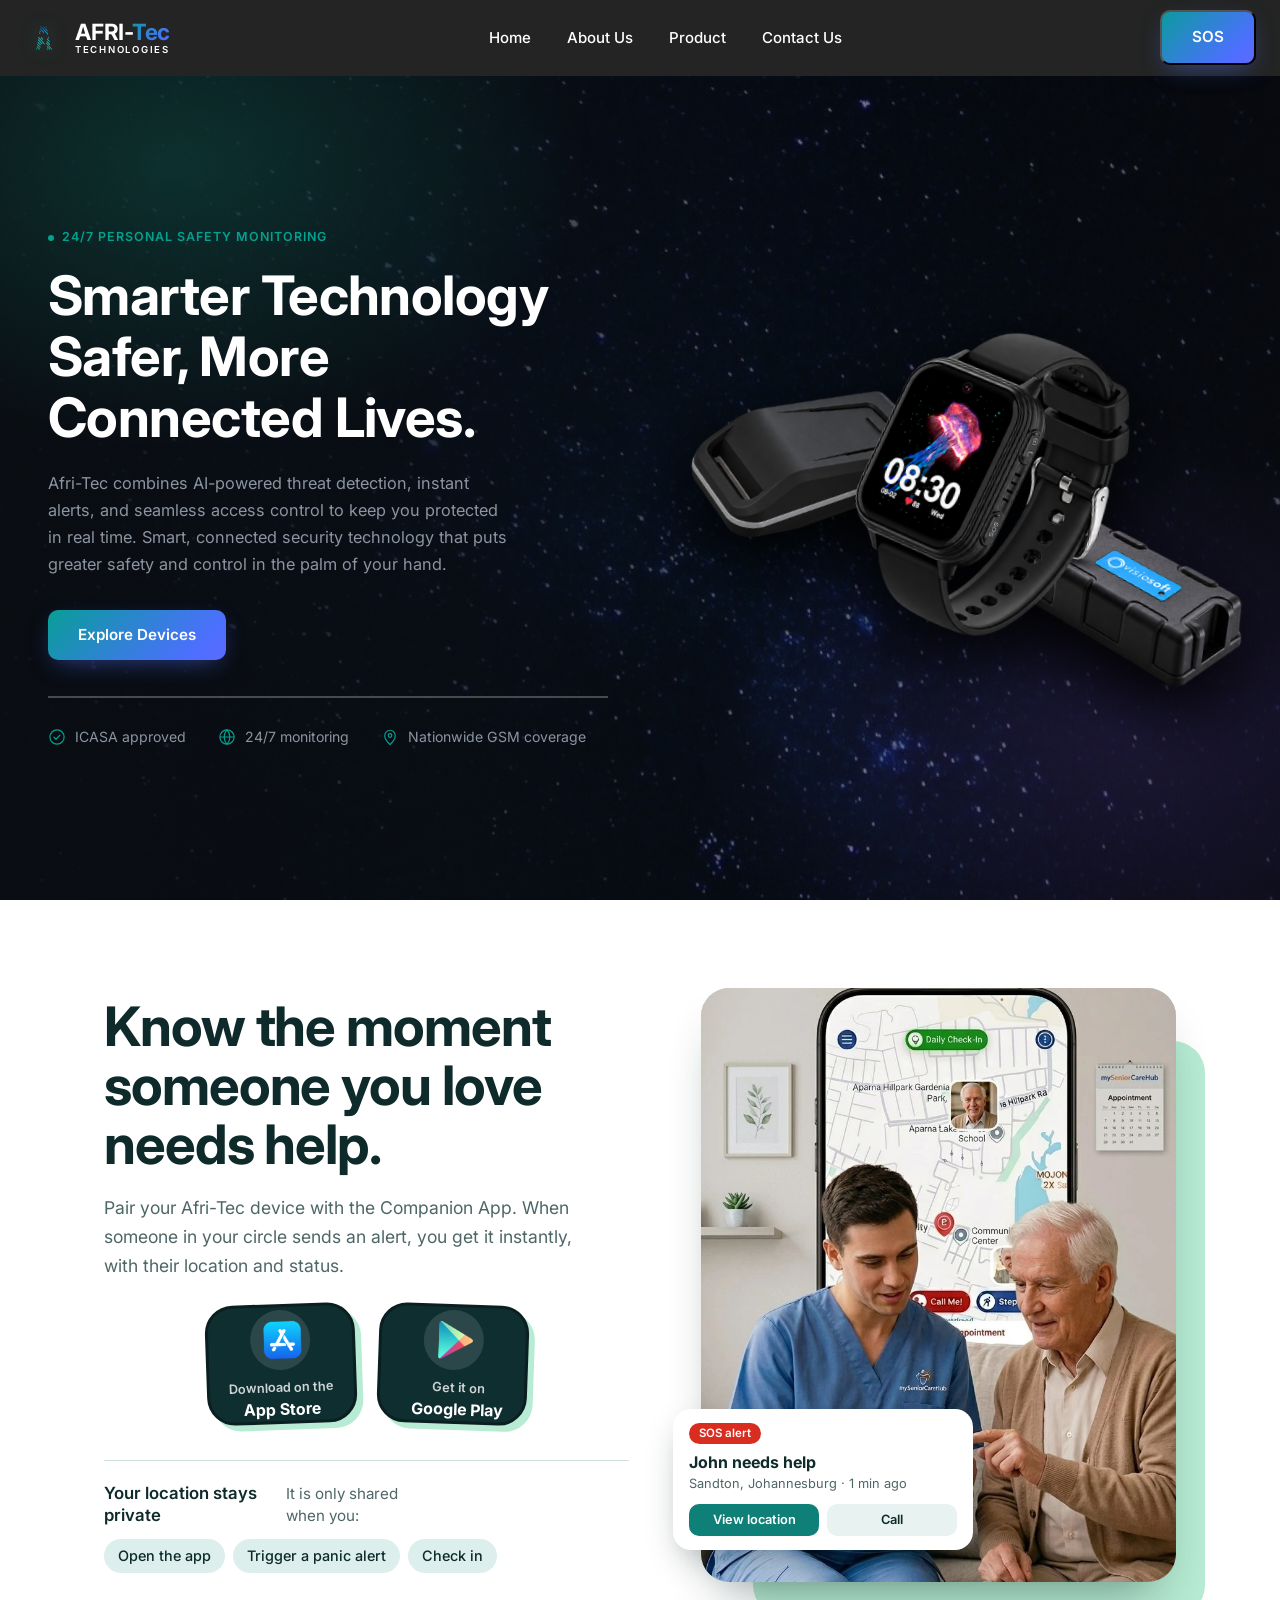
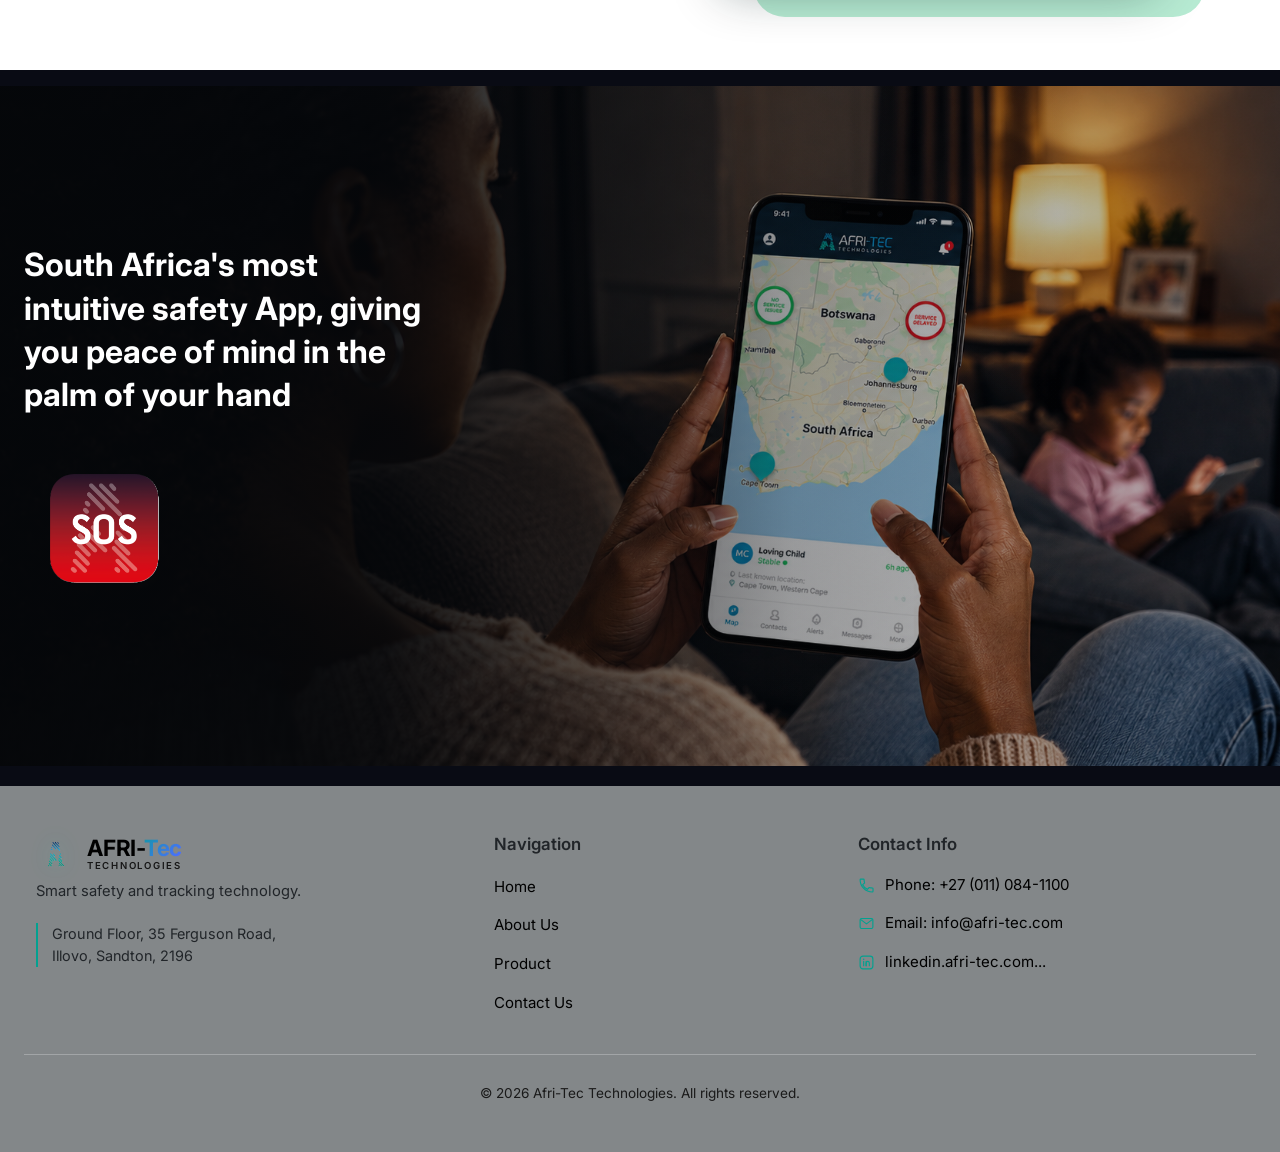
<file: index.html>
<!DOCTYPE html>
<html lang="en">
<head>
<meta charset="UTF-8">
<meta name="viewport" content="width=device-width, initial-scale=1.0">
<title>Afri-Tec Technologies | Smarter Security, Safer Lives</title>

<!-- Bootstrap 5 -->
<link href="https://cdnjs.cloudflare.com/ajax/libs/twitter-bootstrap/5.3.3/css/bootstrap.min.css" rel="stylesheet">
<!-- Bootstrap CSS -->
<link href="https://cdn.jsdelivr.net/npm/bootstrap@5.3.3/dist/css/bootstrap.min.css" rel="stylesheet">
<!-- Fonts -->
<link rel="preconnect" href="https://fonts.googleapis.com">
<link href="https://fonts.googleapis.com/css2?family=Space+Grotesk:wght@500;600;700&family=Inter:wght@400;500;600&display=swap" rel="stylesheet">
<link rel="stylesheet" href="https://fonts.googleapis.com/css2?family=Bricolage+Grotesque:wght@600;700&family=Figtree:wght@400;500;600&display=swap">


<!-- Custom -->
<link rel="stylesheet" href="assets/style.css">
</head>
<body>

<!-- ============ NAVBAR ============ -->
<header class="site-header" id="siteHeader">
  <nav class="site-nav container-fluid">

    <!-- Logo --> 
     <a href="index.html" class="brand">
        <img src="assets/images/tec-logo.png" alt="Afri-Tec Technologies Logo" class="brand-logo">
        <span class="brand-text">
            <span class="brand-name text-white">AFRI-<span class="brand-name-accent">Tec</span></span>
            <span class="brand-tagline text-white">Technologies</span>
        </span>
    </a>

    <ul class="nav-links d-none d-lg-flex">
      <li><a href="index.html">Home</a></li>
      <li><a href="about.html">About Us</a></li>
      <li><a href="product.html">Product</a></li>
      <li><a href="contact.html">Contact Us</a></li>
    </ul>

    <div class="dropdown d-none d-lg-inline-flex">
            <button class="btn-pill btn-cta" type="button"
                    id="sosMenu" data-bs-toggle="dropdown" aria-expanded="false">
                SOS
            </button>

            <ul class="dropdown-menu dropdown-menu-end" aria-labelledby="sosMenu">
                <li>
                <a class="dropdown-item" href="https://apps.apple.com/za/app/afri-tec-alert/id1528506433"
                    target="_blank" rel="noopener">
                    App Store
                </a>
                </li>
                <li>
                <a class="dropdown-item" href="https://play.google.com/store/apps/details?id=com.afritec.smartviewalert"
                    target="_blank" rel="noopener">
                    Google Play
                </a>
                </li>
            </ul>
        </div>

    <button class="hamburger d-lg-none" id="hamburgerBtn" aria-label="Open menu" aria-expanded="false" aria-controls="mobileMenu">
      <span></span>
      <span></span>
      <span></span>
    </button>

  </nav>
</header>

<!-- ============ MOBILE FULL-SCREEN MENU ============ -->
<div class="mobile-menu" id="mobileMenu" aria-hidden="true">
  
<button class="mobile-menu-close js-close-btn" id="mobileMenuClose" aria-label="Close menu">
    <svg width="20" height="20" viewBox="0 0 24 24" fill="none" xmlns="http://www.w3.org/2000/svg">
      <path d="M6 6L18 18M18 6L6 18" stroke="currentColor" stroke-width="2" stroke-linecap="round"/>
    </svg>
</button>
  <ul class="mobile-menu-links">
    <li style="--i:1"><a href="index.html">Home</a></li>
    <li style="--i:2"><a href="about.html">About Us</a></li>
    <li style="--i:3"><a href="product.html">Product</a></li>
    <li style="--i:4"><a href="contact.html">Contact Us</a></li>
  </ul>
  <div class="dropdown d-lg-none" style="--i:5">
    <button class="btn-pill btn-cta btn-cta-mobile" type="button"
            id="sosMenuMobile" data-bs-toggle="dropdown" data-bs-display="static" aria-expanded="false">
      SOS
    </button>

    <ul class="dropdown-menu" aria-labelledby="sosMenuMobile">
      <li>
        <a class="dropdown-item" href="https://apps.apple.com/za/app/afri-tec-alert/id1528506433"
          target="_blank" rel="noopener">App Store</a>
      </li>
      <li>
        <a class="dropdown-item" href="https://play.google.com/store/apps/details?id=com.afritec.smartviewalert"
          target="_blank" rel="noopener">Google Play</a>
      </li>
    </ul>
</div>
</div>

<main>
  <!-- ============ HERO ============ -->
    <section id="home" class="hero">
        <div class="hero-bg" aria-hidden="true"></div>        
        <div class="hero-inner">    
            <div class="hero-content">
            <p class="eyebrow"><span class="eyebrow-dot"></span>24/7 personal safety monitoring</p>    
            <h1 class="hero-title">Smarter Technology Safer, More Connected Lives.</h1>    
            <p class="hero-text">Afri-Tec combines AI-powered threat detection, instant alerts, and seamless access control to keep you protected in real time. Smart, connected security technology that puts greater safety and control in the palm of your hand.</p>
        
            <a href="product.html" class="btn-cta">Explore Devices</a>    
            <hr class="hero-divider">    
            <ul class="trust-row">
                <li>
                    <svg width="18" height="18" viewBox="0 0 24 24" fill="none" xmlns="http://www.w3.org/2000/svg"><circle cx="12" cy="12" r="9.5" stroke="currentColor" stroke-width="1.6"/><path d="M8 12.3L10.6 15L16 9.5" stroke="currentColor" stroke-width="1.6" stroke-linecap="round" stroke-linejoin="round"/></svg>
                    <span>ICASA approved</span>
                </li>
                <li>
                    <svg width="18" height="18" viewBox="0 0 24 24" fill="none" xmlns="http://www.w3.org/2000/svg"><circle cx="12" cy="12" r="9.5" stroke="currentColor" stroke-width="1.6"/><path d="M2.5 12H21.5M12 2.5C14.5 5.2 15.8 8.5 15.8 12C15.8 15.5 14.5 18.8 12 21.5C9.5 18.8 8.2 15.5 8.2 12C8.2 8.5 9.5 5.2 12 2.5Z" stroke="currentColor" stroke-width="1.6"/></svg>
                    <span>24/7 monitoring</span>
                </li>
                <li>
                    <svg width="18" height="18" viewBox="0 0 24 24" fill="none" xmlns="http://www.w3.org/2000/svg"><path d="M12 22C12 22 19 15.4 19 10.2C19 6.2 15.9 3 12 3C8.1 3 5 6.2 5 10.2C5 15.4 12 22 12 22Z" stroke="currentColor" stroke-width="1.6" stroke-linejoin="round"/><circle cx="12" cy="10" r="2.4" stroke="currentColor" stroke-width="1.6"/></svg>
                    <span>Nationwide GSM coverage</span>
                </li>
            </ul>
            </div>
        
            <div class="hero-media">
            <div class="hero-media-frame">
                <img src="assets/images/hero.png" alt="Afri-tec smartwatch and personal safety devices" class="hero-device-img">
            </div>
            </div>
        
        </div>
    </section>

  <section class="companion-section cm-section">
    <div class="cm-container">

      <!-- ===== Left: copy ===== -->
      <div class="cm-copy">
        <h2 class="cm-title">Know the moment someone you love needs help.</h2>

        <p class="cm-text">Pair your Afri-Tec device with the Companion App. When someone in your circle sends an alert, you get it instantly, with their location and status.</p>

        <!-- unchanged: your existing store buttons -->
        <div class="store-buttons">
          <a href="https://apps.apple.com/za/app/afri-tec-alert/id1528506433" class="store-button btn-cta">
            <div class="imge">
              <img src="assets/images/App-Icons_Apple.png" alt="App Store">
            </div>
            <small>Download on the <br>
            <strong>App Store</strong></small>
          </a>
          <a href="https://play.google.com/store/apps/details?id=com.afritec.smartviewalert" class="store-button btn-cta">
            <div class="imge">
              <img src="assets/images/App-Icons_Google.png" alt="Google Play Store">
            </div>
            <small>Get it on <br>
            <strong>Google Play</strong></small>
          </a>
        </div>

        <div class="cm-privacy">
          <h3 class="cm-privacy-title">Your location stays private</h3>
          <p class="cm-privacy-text">It is only shared when you:</p>
          <ul class="cm-pills">
            <li>Open the app</li>
            <li>Trigger a panic alert</li>
            <li>Check in</li>
          </ul>
        </div>
      </div>

      <!-- ===== Right: image =====
          Photo or screenshot: use as is.
          Transparent phone PNG: add the class cm-media--contain to the <figure>. -->
      <figure class="cm-media">
        <div class="cm-frame">
          <img src="assets/images/doc.webp" alt="Describe the image here, e.g. a family checking an Afri-Tec alert on a phone" loading="lazy">
        </div>

        <!-- Optional floating alert card. Delete this block if you don't want it. -->
        <div class="cm-alert" aria-hidden="true">
          <span class="cm-alert-tag">SOS alert</span>
          <strong class="cm-alert-title">John needs help</strong>
          <span class="cm-alert-meta">Sandton, Johannesburg · 1 min ago</span>
          <span class="cm-alert-row">
            <span class="cm-alert-btn cm-alert-btn-main">View location</span>
            <span class="cm-alert-btn">Call</span>
          </span>
        </div>
      </figure>

    </div>
  </section>


    <!-- ============ SOS APP SHOWCASE ============ -->
    <section class="sos-section" id="sos">
        <div class="sos-bg" aria-hidden="true"></div>
        <div class="sos-overlay" aria-hidden="true"></div>

        <div class="sos-inner">
            <div class="sos-content">
                <h2 class="sos-title">
                    South Africa's most intuitive safety App, giving you peace of mind in the palm of your hand
                </h2>

                <div class="sos-badge">
                    <img src="assets/images/sosoo.png" alt="SOS App" class="h-100 w-100 object-fit-cover">
                </div>
            </div>
        </div>
    </section>

</main>

 
<!-- ============ FOOTER ============ -->
<footer class="site-footer py-5">
    <div class="footer-inner row">
 
        <div class="footer-col footer-brand">
            <div class="log">
            <!-- Logo --> 
                <a href="index.html" class="brand">
                    <img src="assets/images/tec-logo.png" alt="Afri-Tec Technologies Logo" class="brand-logo">
                    <span class="brand-text">
                        <span class="brand-name">AFRI-<span class="brand-name-accent">Tec</span></span>
                        <span class="brand-tagline">Technologies</span>
                    </span>
                </a>
            </div>
            <p class="footer-tagline text-dark">Smart safety and tracking 
technology.</p>
            <div class="footer-address text-dark">
                <p class="text-dark">Ground Floor, 35 Ferguson Road, <br>Illovo, Sandton, 2196</p>
            </div>
        </div>
 
        <div class="footer-col ">
            <h3 class="footer-heading text-dark">Navigation</h3>
            <ul class="footer-links ">
                <li><a href="index.html">Home</a></li>
                <li><a href="about.html">About Us</a></li>
                <li><a href="#product">Product</a></li>
                <li><a href="#contact">Contact Us</a></li>
            </ul>
        </div>
 
        <div class="footer-col">
            <h3 class="footer-heading text-dark">Contact Info</h3>
            <ul class="footer-contact">
                <li>
                    <svg width="17" height="17" viewBox="0 0 24 24" fill="none" xmlns="http://www.w3.org/2000/svg"><path d="M6.6 10.8C8 13.6 10.4 16 13.2 17.4L15.4 15.2C15.7 14.9 16.1 14.8 16.5 15C17.7 15.4 19 15.6 20.2 15.6C20.8 15.6 21.2 16 21.2 16.6V20.2C21.2 20.8 20.8 21.2 20.2 21.2C10.7 21.2 3 13.5 3 4C3 3.4 3.4 3 4 3H7.6C8.2 3 8.6 3.4 8.6 4C8.6 5.2 8.8 6.5 9.2 7.7C9.3 8.1 9.2 8.5 9 8.8L6.6 10.8Z" stroke="currentColor" stroke-width="1.6" stroke-linejoin="round"/></svg>
                    <span class="cont">Phone: +27 (011) 084-1100</span>
                </li>
                <li>
                    <svg width="17" height="17" viewBox="0 0 24 24" fill="none" xmlns="http://www.w3.org/2000/svg"><rect x="3" y="5" width="18" height="14" rx="2" stroke="currentColor" stroke-width="1.6"/><path d="M4 6.5L12 12.5L20 6.5" stroke="currentColor" stroke-width="1.6" stroke-linecap="round" stroke-linejoin="round"/></svg>
                    <span class="cont" >Email: info@afri-tec.com</span>
                </li>
                <li>
                    <svg width="17" height="17" viewBox="0 0 24 24" fill="none" xmlns="http://www.w3.org/2000/svg"><rect x="3" y="3" width="18" height="18" rx="4" stroke="currentColor" stroke-width="1.6"/><path d="M8 10.5V16.5" stroke="currentColor" stroke-width="1.6" stroke-linecap="round"/><circle cx="8" cy="7.3" r="1" fill="currentColor"/><path d="M11.5 16.5V13C11.5 11.6 12.5 10.5 13.8 10.5C15.1 10.5 16 11.6 16 13V16.5" stroke="currentColor" stroke-width="1.6" stroke-linecap="round"/><path d="M11.5 10.5V16.5" stroke="currentColor" stroke-width="1.6" stroke-linecap="round"/></svg>
                    <span class="cont">linkedin.afri-tec.com...</span>
                </li>
            </ul>
        </div>
 
    </div>
 
    <hr class="footer-divider">
 
    <p class="footer-bottom">&copy; <span id="footerYear">2026</span> Afri-Tec Technologies. All rights reserved.</p>
</footer>
<script src="https://cdn.jsdelivr.net/npm/bootstrap@5.3.3/dist/js/bootstrap.bundle.min.js"></script>
<script src="assets/js/script.js"></script>
</body>
</html>
</file>
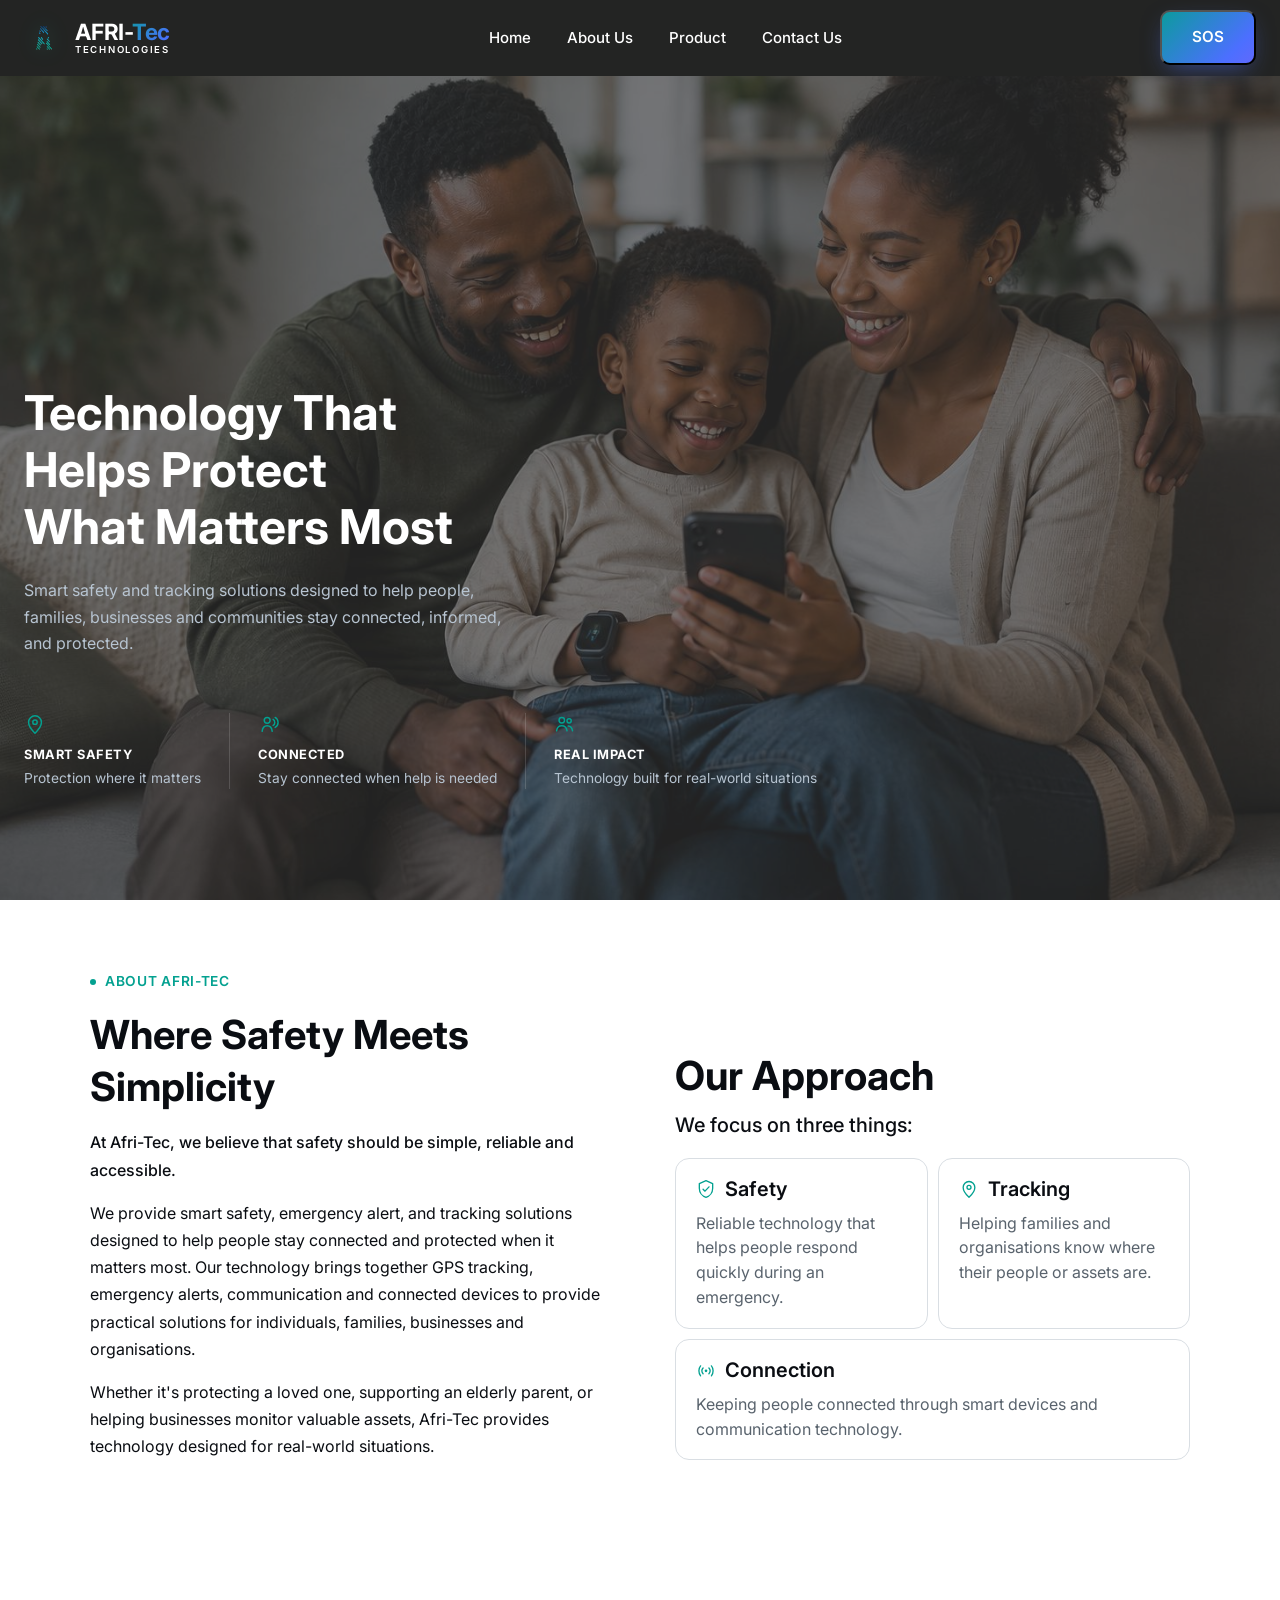
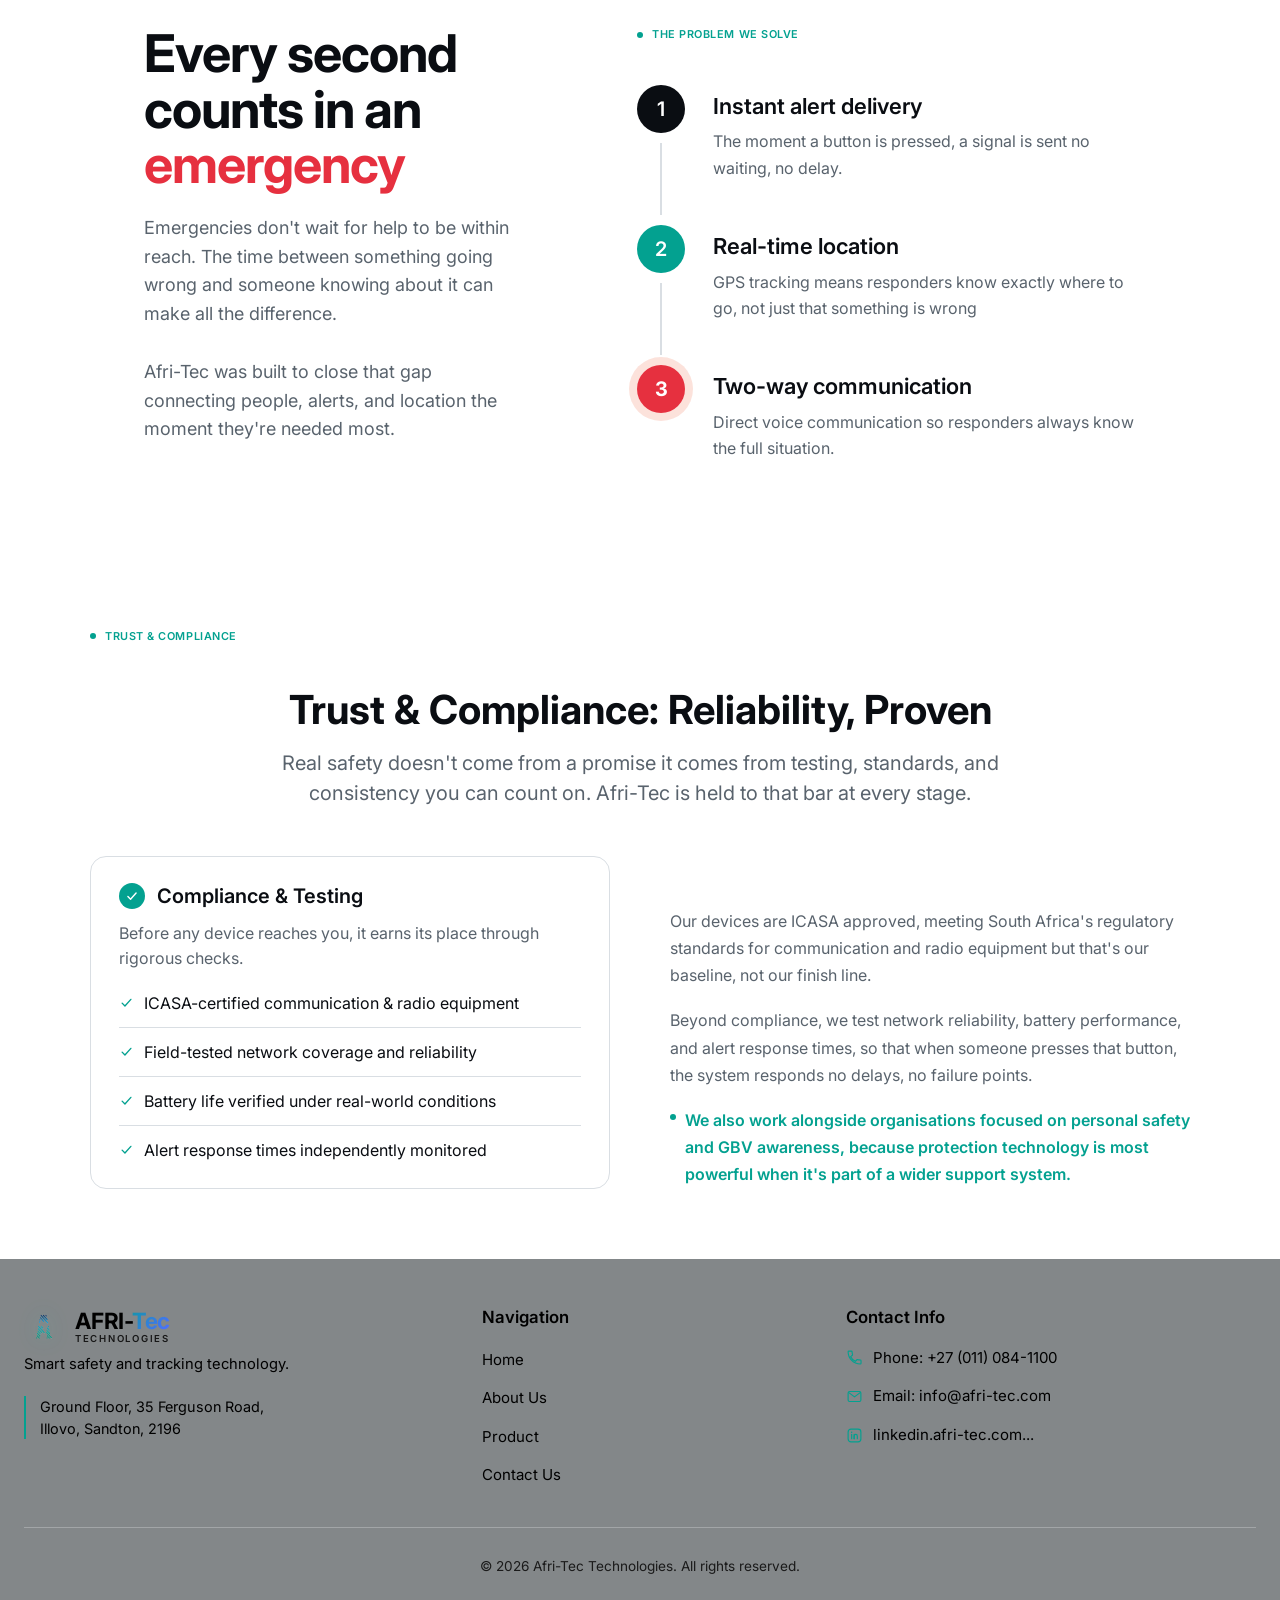
<file: about.html>
<!DOCTYPE html>
<html lang="en">
<head>
<meta charset="UTF-8">
<meta name="viewport" content="width=device-width, initial-scale=1.0">
<title>Afri-Tec Technologies | About Us</title>

<!-- Bootstrap 5 -->
<link href="https://cdnjs.cloudflare.com/ajax/libs/twitter-bootstrap/5.3.3/css/bootstrap.min.css" rel="stylesheet">
<link href="https://cdn.jsdelivr.net/npm/bootstrap@5.3.3/dist/css/bootstrap.min.css" rel="stylesheet">

<!-- Fonts -->
<link rel="preconnect" href="https://fonts.googleapis.com">
<link href="https://fonts.googleapis.com/css2?family=Space+Grotesk:wght@500;600;700&family=Inter:wght@400;500;600&display=swap" rel="stylesheet">

<!-- Custom -->
<link rel="stylesheet" href="assets/style.css">
</head>
<body>

    <!-- ============ NAVBAR ============ -->
    <header class="site-header" id="siteHeader">
    <nav class="site-nav container-fluid">

        <!-- Logo --> 
        <a href="index.html" class="brand">
            <img src="assets/images/tec-logo.png" alt="Afri-Tec Technologies Logo" class="brand-logo">
            <span class="brand-text">
                <span class="brand-name text-white">AFRI-<span class="brand-name-accent">Tec</span></span>
                <span class="brand-tagline text-white">Technologies</span>
            </span>
        </a>

        <ul class="nav-links d-none d-lg-flex">
        <li><a href="index.html">Home</a></li>
        <li><a href="about.html">About Us</a></li>
        <li><a href="product.html">Product</a></li>
        <li><a href="contact.html">Contact Us</a></li>
        </ul>

        <div class="dropdown d-none d-lg-inline-flex">
            <button class="btn-pill btn-cta" type="button"
                    id="sosMenu" data-bs-toggle="dropdown" aria-expanded="false">
                SOS
            </button>

            <ul class="dropdown-menu dropdown-menu-end" aria-labelledby="sosMenu">
                <li>
                <a class="dropdown-item" href="https://apps.apple.com/za/app/afri-tec-alert/id1528506433"
                    target="_blank" rel="noopener">
                    App Store
                </a>
                </li>
                <li>
                <a class="dropdown-item" href="https://play.google.com/store/apps/details?id=com.afritec.smartviewalert"
                    target="_blank" rel="noopener">
                    Google Play
                </a>
                </li>
            </ul>
        </div>
        <button class="hamburger d-lg-none" id="hamburgerBtn" aria-label="Open menu" aria-expanded="false" aria-controls="mobileMenu">
        <span></span>
        <span></span>
        <span></span>
        </button>

    </nav>
    </header>

    <!-- ============ MOBILE FULL-SCREEN MENU ============ -->
    <div class="mobile-menu" id="mobileMenu" aria-hidden="true">
        <!-- Logo --> 
        <a href="index.html" class="brand">
            <img src="assets/images/tec-logo.png" alt="Afri-Tec Technologies Logo" class="brand-logo">
            <span class="brand-text">
                <span class="brand-name text-white">AFRI-<span class="brand-name-accent">Tec</span></span>
                <span class="brand-tagline text-white">Technologies</span>
            </span>
        </a>
        <button class="mobile-menu-close" id="mobileMenuClose" aria-label="Close menu">
            <svg width="20" height="20" viewBox="0 0 24 24" fill="none" xmlns="http://www.w3.org/2000/svg">
            <path d="M6 6L18 18M18 6L6 18" stroke="currentColor" stroke-width="2" stroke-linecap="round"/>
            </svg>
        </button>
        <ul class="mobile-menu-links">
            <li style="--i:1"><a href="index.html">Home</a></li>
            <li style="--i:2"><a href="about.html">About Us</a></li>
            <li style="--i:3"><a href="product.html">Product</a></li>
            <li style="--i:4"><a href="contact.html">Contact Us</a></li>
        </ul>
        <div class="dropdown d-lg-none w-100" style="--i:5">
            <button class="btn-pill btn-cta btn-cta-mobile" type="button"
                    id="sosMenuMobile" data-bs-toggle="dropdown" data-bs-display="static" aria-expanded="false">
            SOS
            </button>

            <ul class="dropdown-menu" aria-labelledby="sosMenuMobile">
            <li>
                <a class="dropdown-item" href="https://apps.apple.com/za/app/afri-tec-alert/id1528506433"
                target="_blank" rel="noopener">App Store</a>
            </li>
            <li>
                <a class="dropdown-item" href="https://play.google.com/store/apps/details?id=com.afritec.smartviewalert"
                target="_blank" rel="noopener">Google Play</a>
            </li>
            </ul>
        </div>
    </div>

<main>
    <!-- ============ ABOUT HERO ============ -->
    <section class="about-hero" id="about">
        <div class="about-hero-bg" aria-hidden="true"></div>
        <div class="about-hero-overlay" aria-hidden="true"></div>

        <div class="about-hero-inner">
            <div class="about-hero-content">
                <h1 class="about-hero-title">Technology That<br>Helps Protect<br>What Matters Most</h1>
                <p class="about-hero-text">Smart safety and tracking solutions designed to help people, families, businesses and communities stay connected, informed, and protected.</p>
            </div>

            <ul class="about-features">
                <li class="about-feature">
                    <svg width="22" height="22" viewBox="0 0 24 24" fill="none" xmlns="http://www.w3.org/2000/svg"><path d="M12 22C12 22 19 15.4 19 10.2C19 6.2 15.9 3 12 3C8.1 3 5 6.2 5 10.2C5 15.4 12 22 12 22Z" stroke="currentColor" stroke-width="1.6" stroke-linejoin="round"/><circle cx="12" cy="10" r="2.4" stroke="currentColor" stroke-width="1.6"/></svg>
                    <h3>Smart Safety</h3>
                    <p>Protection where it matters</p>
                </li>
                <li class="about-feature">
                    <svg width="22" height="22" viewBox="0 0 24 24" fill="none" xmlns="http://www.w3.org/2000/svg"><circle cx="10" cy="8" r="3.2" stroke="currentColor" stroke-width="1.6"/><path d="M4.5 20C4.9 16.3 7.1 14 10 14C12.9 14 15.1 16.3 15.5 20" stroke="currentColor" stroke-width="1.6" stroke-linecap="round"/><path d="M16.5 7C17.6 7.7 18.3 8.9 18.3 10.3C18.3 11.7 17.6 12.9 16.5 13.6" stroke="currentColor" stroke-width="1.6" stroke-linecap="round"/><path d="M18.7 4.8C20.6 5.9 21.9 7.9 21.9 10.3C21.9 12.6 20.6 14.7 18.7 15.8" stroke="currentColor" stroke-width="1.6" stroke-linecap="round"/></svg>
                    <h3>Connected</h3>
                    <p>Stay connected when help is needed</p>
                </li>
                <li class="about-feature">
                    <svg width="22" height="22" viewBox="0 0 24 24" fill="none" xmlns="http://www.w3.org/2000/svg"><circle cx="8.5" cy="8" r="3" stroke="currentColor" stroke-width="1.6"/><path d="M2.8 19.5C3.3 16.1 5.6 14 8.5 14C11.4 14 13.7 16.1 14.2 19.5" stroke="currentColor" stroke-width="1.6" stroke-linecap="round"/><circle cx="16.5" cy="8.5" r="2.3" stroke="currentColor" stroke-width="1.6"/><path d="M15.5 14.2C17.9 14.4 19.8 16.3 20.2 19.5" stroke="currentColor" stroke-width="1.6" stroke-linecap="round"/></svg>
                    <h3>Real Impact</h3>
                    <p>Technology built for real-world situations</p>
                </li>
            </ul>
        </div>
    </section>

    <!-- ============ ABOUT DETAILS ============ -->
    <section class="about-details">
        <div class="about-details-inner">

            <div class="about-details-text">
                <p class="section-eyebrow">
                        <span class="section-eyebrow-dot"></span>
                        About Afri-Tec
                    </p>
                <h2 class="about-details-title fs-1">Where Safety Meets Simplicity</h2>
                <p class="about-details-lead fs-6">At Afri-Tec, we believe that safety should be simple, reliable and accessible.</p>
                <p class="fs-6">We provide smart safety, emergency alert, and tracking solutions designed to help people stay connected and protected when it matters most. Our technology brings together GPS tracking, emergency alerts, communication and connected devices to provide practical solutions for individuals, families, businesses and organisations.</p>
                <p class="fs-6">Whether it's protecting a loved one, supporting an elderly parent, or helping businesses monitor valuable assets, Afri-Tec provides technology designed for real-world situations.</p>
            </div>

            <div class="approach mt-auto">
                <h3 class="approach-title fs-1">Our Approach</h3>
                <p class="approach-subtitle fs-5">We focus on three things:</p>

                <div class="approach-cards">
                    <div class="approach-card">
                        <div class="approach-card-header">
                            <svg width="20" height="20" viewBox="0 0 24 24" fill="none" xmlns="http://www.w3.org/2000/svg"><path d="M12 2L4 5.5V11C4 16.2 7.4 20.7 12 22C16.6 20.7 20 16.2 20 11V5.5L12 2Z" stroke="currentColor" stroke-width="1.6" stroke-linejoin="round"/><path d="M8.5 12.2L10.8 14.6L15.6 9.4" stroke="currentColor" stroke-width="1.6" stroke-linecap="round" stroke-linejoin="round"/></svg>
                            <h4 class="fs-5">Safety</h4>
                        </div>
                        <p class="fs-6">Reliable technology that helps people respond quickly during an emergency.</p>
                    </div>

                    <div class="approach-card">
                        <div class="approach-card-header">
                            <svg width="20" height="20" viewBox="0 0 24 24" fill="none" xmlns="http://www.w3.org/2000/svg"><path d="M12 22C12 22 19 15.4 19 10.2C19 6.2 15.9 3 12 3C8.1 3 5 6.2 5 10.2C5 15.4 12 22 12 22Z" stroke="currentColor" stroke-width="1.6" stroke-linejoin="round"/><circle cx="12" cy="10" r="2.4" stroke="currentColor" stroke-width="1.6"/></svg>
                            <h4 class="fs-5">Tracking</h4>
                        </div>
                        <p class="fs-6">Helping families and organisations know where their people or assets are.</p>
                    </div>

                    <div class="approach-card approach-card-full">
                        <div class="approach-card-header">
                            <svg width="20" height="20" viewBox="0 0 24 24" fill="none" xmlns="http://www.w3.org/2000/svg"><path d="M8.5 9.5C7.6 10.4 7 11.6 7 13C7 14.4 7.6 15.6 8.5 16.5" stroke="currentColor" stroke-width="1.6" stroke-linecap="round"/><path d="M15.5 9.5C16.4 10.4 17 11.6 17 13C17 14.4 16.4 15.6 15.5 16.5" stroke="currentColor" stroke-width="1.6" stroke-linecap="round"/><path d="M5.5 7C4.2 8.5 3.5 10.6 3.5 13C3.5 15.4 4.2 17.5 5.5 19" stroke="currentColor" stroke-width="1.6" stroke-linecap="round"/><path d="M18.5 7C19.8 8.5 20.5 10.6 20.5 13C20.5 15.4 19.8 17.5 18.5 19" stroke="currentColor" stroke-width="1.6" stroke-linecap="round"/><circle cx="12" cy="13" r="1.6" fill="currentColor"/></svg>
                            <h4 class="fs-5">Connection</h4>
                        </div>
                        <p class="fs-6">Keeping people connected through smart devices and communication technology.</p>
                    </div>
                </div>
            </div>

        </div>
    </section>

    <!-- ============ THE PROBLEM WE SOLVE ============ -->

        <section class="gs-section">
            <div class="gs-container">

                <div class="gs-intro">
                <div>
                    <h2 class="gs-title">
                        Every second counts in an <span class="gs-red">emergency</span>
                        </h2>
                    <p class="gs-subtitle">
                        Emergencies don't wait for help to be within reach. The time between something going wrong and someone knowing about it can make all the difference.
                        <br> <br> Afri-Tec was built to close that gap connecting people, alerts, and location the moment they're needed most.
                    </p>
                </div>
                </div>

                <ol class="gs-steps mt-auto">
                    <p class="section-eyebrow">
                        <span class="section-eyebrow-dot"></span>
                        The Problem We Solve
                    </p>

                <li class="gs-step">
                    <div class="gs-rail">
                    <div class="gs-num">1</div>
                    <div class="gs-line"></div>
                    </div>
                    <div class="gs-body">
                    <h3 class="gs-step-title">Instant alert delivery</h3>
                    <p class="gs-step-text">The moment a button is pressed, a signal is sent no waiting, no delay.</p>
                    </div>
                </li>

                <li class="gs-step ">
                    <div class="gs-rail ">
                    <div class="gs-num stepp">2</div>
                    <div class="gs-line"></div>
                    </div>
                    <div class="gs-body">
                    <h3 class="gs-step-title">Real-time location</h3>
                    <p class="gs-step-text">GPS tracking means responders know exactly where to go, not just that something is wrong</p>
                    </div>
                </li>

                <li class="gs-step gs-step-final">
                    <div class="gs-rail">
                    <div class="gs-num">3</div>
                    </div>
                    <div class="gs-body">
                    <h3 class="gs-step-title">Two-way communication</h3>
                    <p class="gs-step-text">Direct voice communication so responders always know the full situation.</p>
                    </div>
                </li>

                </ol>

            </div>
        </section>

<!-- ============ TRUST & COMPLIANCE ============ -->
<section class="trust-section">
    <div class="trust-inner">

        <p class="section-eyebrow">
            <span class="section-eyebrow-dot"></span>
            Trust & Compliance
        </p>

        <h2 class="trust-title fs-1">Trust & Compliance: Reliability, Proven</h2>
        <p class="trust-subtitle fs-5">Real safety doesn't come from a promise  it comes from testing, standards, and consistency you can count on. Afri-Tec is held to that bar at every stage.</p>

        <div class="trust-grid">
            <div class="trust-card">
                <div class="trust-card-header">
                    <span class="trust-card-icon">
                        <svg width="14" height="14" viewBox="0 0 24 24" fill="none" xmlns="http://www.w3.org/2000/svg"><path d="M5 13L9.5 17.5L19 7" stroke="currentColor" stroke-width="2.4" stroke-linecap="round" stroke-linejoin="round"/></svg>
                    </span>
                    <h3 class="fs-5">Compliance & Testing</h3>
                </div>
                <p class="trust-card-desc fs-6">Before any device reaches you, it earns its place through rigorous checks.</p>

                <ul class="trust-checklist">
                    <li>
                        <svg width="15" height="15" viewBox="0 0 24 24" fill="none" xmlns="http://www.w3.org/2000/svg"><path d="M5 13L9.5 17.5L19 7" stroke="currentColor" stroke-width="2.2" stroke-linecap="round" stroke-linejoin="round"/></svg>
                        <span class="fs-6"> ICASA-certified communication & radio equipment</span>
                    </li>
                    <li>
                        <svg width="15" height="15" viewBox="0 0 24 24" fill="none" xmlns="http://www.w3.org/2000/svg"><path d="M5 13L9.5 17.5L19 7" stroke="currentColor" stroke-width="2.2" stroke-linecap="round" stroke-linejoin="round"/></svg>
                        <span class="fs-6">Field-tested network coverage and reliability</span>
                    </li>
                    <li>
                        <svg width="15" height="15" viewBox="0 0 24 24" fill="none" xmlns="http://www.w3.org/2000/svg"><path d="M5 13L9.5 17.5L19 7" stroke="currentColor" stroke-width="2.2" stroke-linecap="round" stroke-linejoin="round"/></svg>
                        <span class="fs-6"> Battery life verified under real-world conditions</span>
                    </li>
                    <li>
                        <svg width="15" height="15" viewBox="0 0 24 24" fill="none" xmlns="http://www.w3.org/2000/svg"><path d="M5 13L9.5 17.5L19 7" stroke="currentColor" stroke-width="2.2" stroke-linecap="round" stroke-linejoin="round"/></svg>
                        <span class="fs-6">Alert response times independently monitored</span>
                    </li>
                </ul>
            </div>

            <div class="trust-text mt-auto">
                <p class="fs-6">Our devices are ICASA approved, meeting South Africa's regulatory standards for communication and radio equipment  but that's our baseline, not our finish line.</p>
                <p class="fs-6">Beyond compliance, we test network reliability, battery performance, and alert response times, so that when someone presses that button, the system responds no delays, no failure points.</p>
                <p class="trust-highlight fs-6">
                    <span class="trust-highlight-dot"></span>
                    We also work alongside organisations focused on personal safety and GBV awareness, because protection technology is most powerful when it's part of a wider support system.
                </p>
            </div>
        </div>

    </div>
</section>

</main>
 
<!-- ============ FOOTER ============ -->
<footer class="site-footer py-5">
    <div class="footer-inner">
 
        <div class="footer-col footer-brand">
            <div class="log">
            <!-- Logo --> 
            <a href="index.html" class="brand">
                <img src="assets/images/tec-logo.png" alt="Afri-Tec Technologies Logo" class="brand-logo">
                <span class="brand-text">
                    <span class="brand-name">AFRI-<span class="brand-name-accent">Tec</span></span>
                    <span class="brand-tagline">Technologies</span>
                </span>
            </a>
          </div>
            <p class="footer-tagline">Smart safety and tracking 
technology.</p>
            <div class="footer-address">
                <p>Ground Floor, 35 Ferguson Road, <br>Illovo, Sandton, 2196</p>
            </div>
        </div>
 
        <div class="footer-col">
            <h3 class="footer-heading">Navigation</h3>
            <ul class="footer-links">
                <li><a href="index.html">Home</a></li>
                <li><a href="about.html">About Us</a></li>
                <li><a href="product.html">Product</a></li>
                <li><a href="contact.html">Contact Us</a></li>
            </ul>
        </div>
 
        <div class="footer-col">
            <h3 class="footer-heading">Contact Info</h3>
            <ul class="footer-contact">
                <li>
                    <svg width="17" height="17" viewBox="0 0 24 24" fill="none" xmlns="http://www.w3.org/2000/svg"><path d="M6.6 10.8C8 13.6 10.4 16 13.2 17.4L15.4 15.2C15.7 14.9 16.1 14.8 16.5 15C17.7 15.4 19 15.6 20.2 15.6C20.8 15.6 21.2 16 21.2 16.6V20.2C21.2 20.8 20.8 21.2 20.2 21.2C10.7 21.2 3 13.5 3 4C3 3.4 3.4 3 4 3H7.6C8.2 3 8.6 3.4 8.6 4C8.6 5.2 8.8 6.5 9.2 7.7C9.3 8.1 9.2 8.5 9 8.8L6.6 10.8Z" stroke="currentColor" stroke-width="1.6" stroke-linejoin="round"/></svg>
                    <span class="cont">Phone: +27 (011) 084-1100</span>
                </li>
                <li>
                    <svg width="17" height="17" viewBox="0 0 24 24" fill="none" xmlns="http://www.w3.org/2000/svg"><rect x="3" y="5" width="18" height="14" rx="2" stroke="currentColor" stroke-width="1.6"/><path d="M4 6.5L12 12.5L20 6.5" stroke="currentColor" stroke-width="1.6" stroke-linecap="round" stroke-linejoin="round"/></svg>
                    <span class="cont">Email: info@afri-tec.com</span>
                </li>
                <li>
                    <svg width="17" height="17" viewBox="0 0 24 24" fill="none" xmlns="http://www.w3.org/2000/svg"><rect x="3" y="3" width="18" height="18" rx="4" stroke="currentColor" stroke-width="1.6"/><path d="M8 10.5V16.5" stroke="currentColor" stroke-width="1.6" stroke-linecap="round"/><circle cx="8" cy="7.3" r="1" fill="currentColor"/><path d="M11.5 16.5V13C11.5 11.6 12.5 10.5 13.8 10.5C15.1 10.5 16 11.6 16 13V16.5" stroke="currentColor" stroke-width="1.6" stroke-linecap="round"/><path d="M11.5 10.5V16.5" stroke="currentColor" stroke-width="1.6" stroke-linecap="round"/></svg>
                    <span class="cont">linkedin.afri-tec.com...</span>
                </li>
            </ul>
        </div>
 
    </div>
 
    <hr class="footer-divider">
 
    <p class="footer-bottom">&copy; <span id="footerYear">2026</span> Afri-Tec Technologies. All rights reserved.</p>
</footer>

<script src="assets/js/script.js"></script>
<script src="https://cdn.jsdelivr.net/npm/bootstrap@5.3.3/dist/js/bootstrap.bundle.min.js"></script>
</body>
</html>
</file>
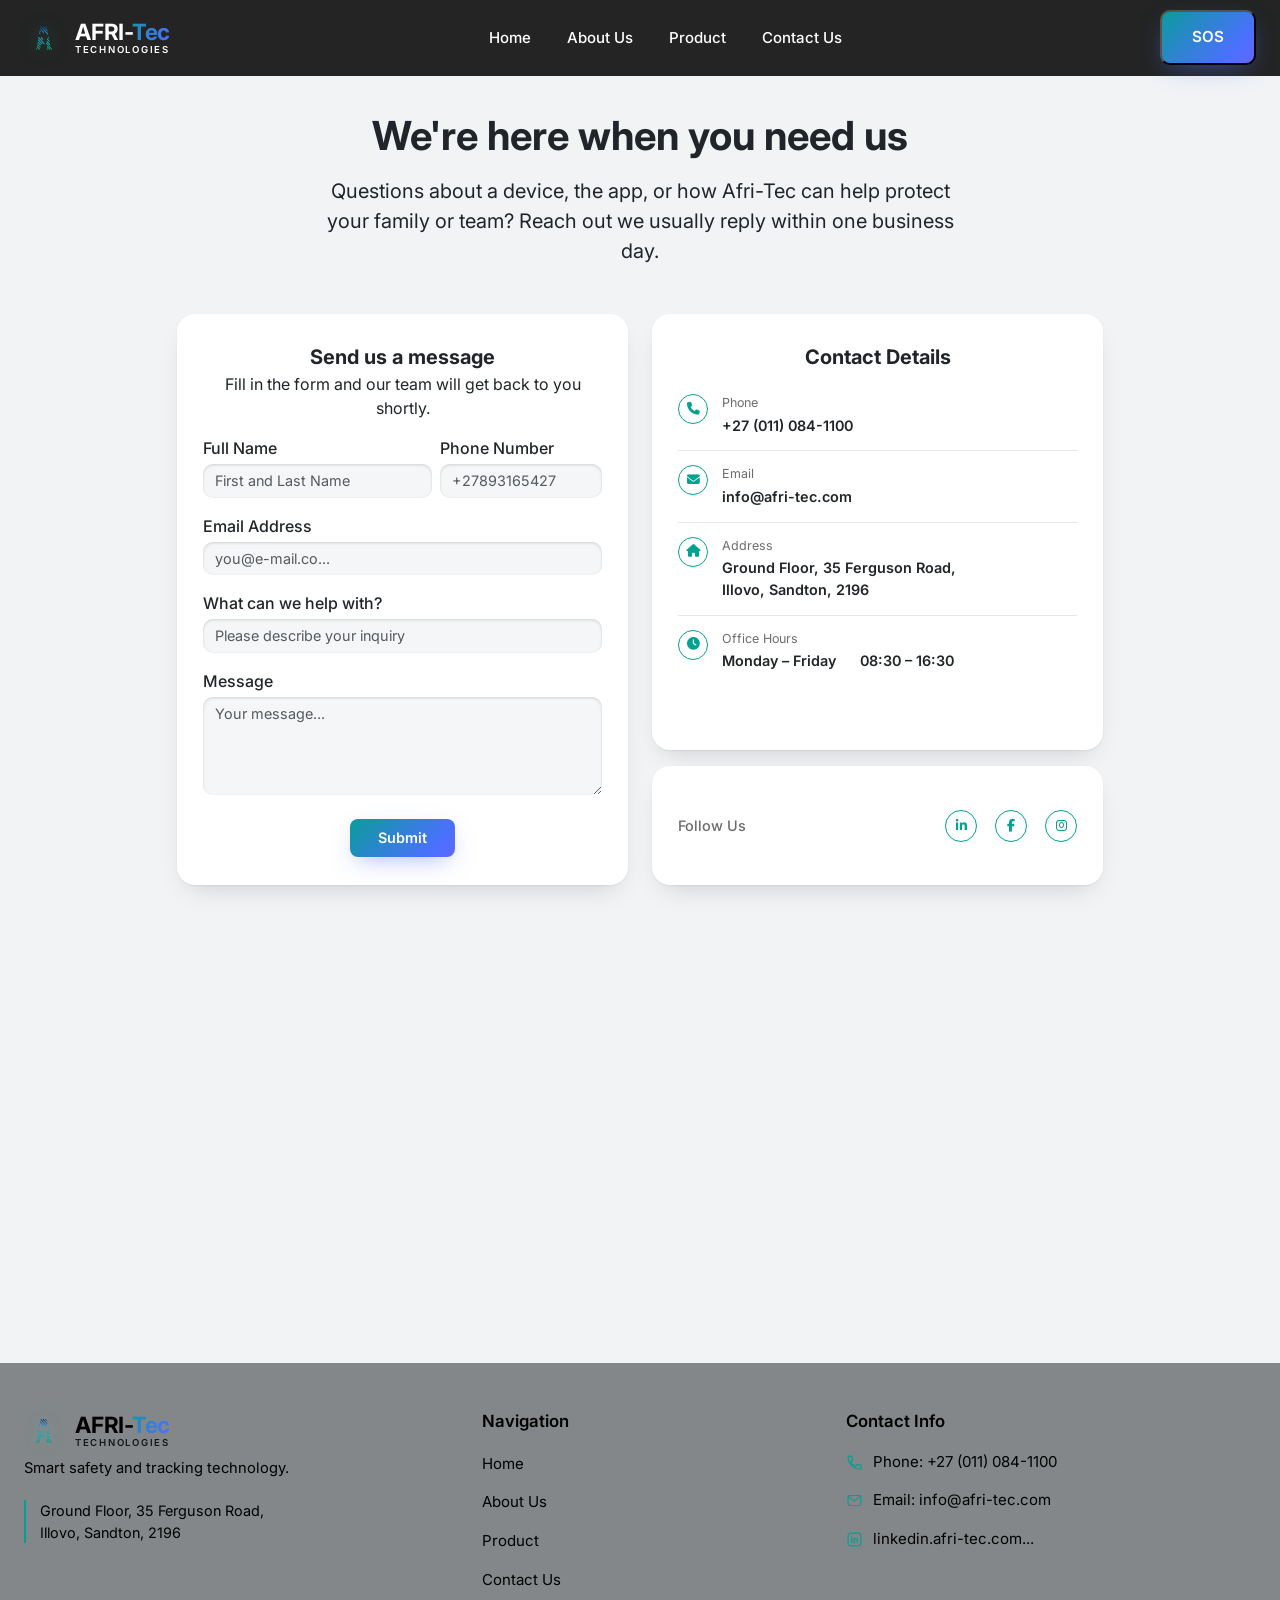
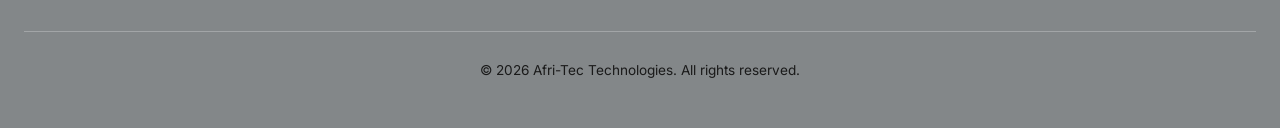
<file: contact.html>
<!DOCTYPE html>
<html lang="en">
<head>
<meta charset="UTF-8">
<meta name="viewport" content="width=device-width, initial-scale=1.0">
<title>Afri-Tec Technologies | Contact Us</title>

<!-- Bootstrap 5 -->
<link href="https://cdnjs.cloudflare.com/ajax/libs/twitter-bootstrap/5.3.3/css/bootstrap.min.css" rel="stylesheet">
<link href="https://cdn.jsdelivr.net/npm/bootstrap@5.3.3/dist/css/bootstrap.min.css" rel="stylesheet">

<!-- Fonts -->
<link rel="preconnect" href="https://fonts.googleapis.com">
<link href="https://fonts.googleapis.com/css2?family=Space+Grotesk:wght@500;600;700&family=Inter:wght@400;500;600&display=swap" rel="stylesheet">
<link rel="stylesheet" href="https://cdnjs.cloudflare.com/ajax/libs/font-awesome/6.5.1/css/all.min.css">

<!-- Custom -->
<link rel="stylesheet" href="assets/style.css">
</head>
<body>

<!-- ============ NAVBAR ============ -->
<header class="site-header" id="siteHeader">
  <nav class="site-nav  container-fluid">

    <!-- Logo --> 
     <a href="index.html" class="brand">
        <img src="assets/images/tec-logo.png" alt="Afri-Tec Technologies Logo" class="brand-logo">
        <span class="brand-text">
            <span class="brand-name text-white">AFRI-<span class="brand-name-accent">Tec</span></span>
            <span class="brand-tagline text-white">Technologies</span>
        </span>
    </a>

    <ul class="nav-links d-none d-lg-flex">
      <li ><a class="text-white" href="index.html">Home</a></li>
      <li class="text-white"><a href="about.html">About Us</a></li>
      <li class="text-white"><a href="product.html">Product</a></li>
      <li class="text-white"><a href="contact.html">Contact Us</a></li>
    </ul>

      <div class="dropdown d-none d-lg-inline-flex">
            <button class="btn-pill btn-cta" type="button"
                    id="sosMenu" data-bs-toggle="dropdown" aria-expanded="false">
                SOS
            </button>

            <ul class="dropdown-menu dropdown-menu-end" aria-labelledby="sosMenu">
                <li>
                <a class="dropdown-item" href="https://apps.apple.com/za/app/afri-tec-alert/id1528506433"
                    target="_blank" rel="noopener">
                    App Store
                </a>
                </li>
                <li>
                <a class="dropdown-item" href="https://play.google.com/store/apps/details?id=com.afritec.smartviewalert"
                    target="_blank" rel="noopener">
                    Google Play
                </a>
                </li>
            </ul>
        </div>

    <button class="hamburger d-lg-none" id="hamburgerBtn" aria-label="Open menu" aria-expanded="false" aria-controls="mobileMenu">
      <span></span>
        <span></span>
        <span></span>
    </button>

  </nav>
</header>

<!-- ============ MOBILE FULL-SCREEN MENU ============ -->
<div class="mobile-menu" id="mobileMenu" aria-hidden="true">
  <button class="mobile-menu-close" id="mobileMenuClose" aria-label="Close menu">
    <svg width="20" height="20" viewBox="0 0 24 24" fill="none" xmlns="http://www.w3.org/2000/svg">
      <path d="M6 6L18 18M18 6L6 18" stroke="currentColor" stroke-width="2" stroke-linecap="round"/>
    </svg>
  </button>
  <ul class="mobile-menu-links">
    <li style="--i:1"><a href="index.html">Home</a></li>
    <li style="--i:2"><a href="about.html">About Us</a></li>
    <li style="--i:3"><a href="product.html">Product</a></li>
    <li style="--i:4"><a href="contact.html">Contact Us</a></li>
  </ul>
  <div class="dropdown d-lg-none" style="--i:5">
    <button class="btn-pill btn-cta btn-cta-mobile" type="button"
            id="sosMenuMobile" data-bs-toggle="dropdown" data-bs-display="static" aria-expanded="false">
      SOS
    </button>

    <ul class="dropdown-menu" aria-labelledby="sosMenuMobile">
      <li>
        <a class="dropdown-item" href="https://apps.apple.com/za/app/afri-tec-alert/id1528506433"
          target="_blank" rel="noopener">App Store</a>
      </li>
      <li>
        <a class="dropdown-item" href="https://play.google.com/store/apps/details?id=com.afritec.smartviewalert"
          target="_blank" rel="noopener">Google Play</a>
      </li>
    </ul>
  </div>
</div>

<main>

<section class="contact-section bg-light text-dark">
  <div class="container py-5">
 
    <div class="text-center mb-5">
      <h2 class="contact-heading fs-1">We're here when you need us</h2>
      <p class="contact-sub mt-3 fs-5 text-dark">
        Questions about a device, the app, or how Afri-Tec can help protect your family or team?
        Reach out we usually reply within one business day.
      </p>
    </div>
 
    <div class="row g-4 justify-content-center">
 
      <!-- Left: Send us a message -->
      <div class="col-md-6 col-lg-5">
        <div class="contact-card">
          <div class="card-title-sm fs-5">Send us a message</div>
          <div class="card-subtext mb-3 fs-6 text-dark">Fill in the form and our team will get back to you shortly.</div>
 
          <form>
            <div class="row g-2 mb-3">
              <div class="col-7">
                <label class="form-label fs-6">Full Name</label>
                <input type="text" class="form-control" placeholder="First and Last Name">
              </div>
              <div class="col-5">
                <label class="form-label fs-6 ">Phone Number</label>
                <input type="text" class="form-control" placeholder="+27893165427">
              </div>
            </div>
 
            <div class="mb-3">
              <label class="form-label fs-6">Email Address</label>
              <input type="email" class="form-control" placeholder="you@e-mail.co...">
            </div>
 
            <div class="mb-3">
              <label class="form-label fs-6">What can we help with?</label>
              <input type="text" class="form-control" placeholder="Please describe your inquiry">
            </div>
 
            <div class="mb-4">
              <label class="form-label fs-6">Message</label>
              <textarea class="form-control" rows="4" placeholder="Your message..."></textarea>
            </div>
 
            <div class="text-center">
              <button type="submit" class="btn btn-submit btn-cta">Submit</button>
            </div>
          </form>
        </div>
      </div>
 
      <!-- Right: Contact Details + Follow Us -->
      <div class="col-md-6 col-lg-5 d-flex flex-column gap-3">
        <div class="contact-card">
          <div class="card-title-sm mb-2 fs-5">Contact Details</div>
 
          <div class="detail-row">
            <div class="detail-icon"><i class="fa-solid fa-phone"></i></div>
            <div>
              <div class="detail-label">Phone</div>
              <div class="detail-value">+27 (011) 084-1100</div>
            </div>
          </div>
 
          <div class="detail-row">
            <div class="detail-icon"><i class="fa-solid fa-envelope"></i></div>
            <div>
              <div class="detail-label">Email</div>
              <div class="detail-value">info@afri-tec.com</div>
            </div>
          </div>
 
          <div class="detail-row">
            <div class="detail-icon"><i class="fa-solid fa-house"></i></div>
            <div>
              <div class="detail-label">Address</div>
              <div class="detail-value">Ground Floor, 35 Ferguson Road,<br>Illovo, Sandton, 2196</div>
            </div>
          </div>
 
          <div class="detail-row">
            <div class="detail-icon"><i class="fa-solid fa-clock"></i></div>
            <div>
              <div class="detail-label">Office Hours</div>
              <div class="detail-value d-flex gap-4">
                <span>Monday – Friday</span>
                <span>08:30 – 16:30</span>
              </div>
            </div>
          </div>
        </div>
 
        <div class="follow-card">
          <span class="follow-label">Follow Us</span>
          <div class="social-icons">
            <a href="#" class="social-icon"><i class="fa-brands fa-linkedin-in"></i></a>
            <a href="#" class="social-icon"><i class="fa-brands fa-facebook-f"></i></a>
            <a href="#" class="social-icon"><i class="fa-brands fa-instagram"></i></a>
          </div>
        </div>
      </div>
 
       <!-- Map -->
      <div class="row mt-3  justify-content-center align-items-center d-flex">
        <div class="col-12 map">
          <div class="contact-map-wrapper rounded-4 overflow-hidden">
            <iframe
              src="https://www.google.com/maps?q=35+Ferguson+Rd,+Illovo,+Sandton&output=embed"
              width="100%"
              height="350"
              style="border:0; display:block;"
              loading="lazy"
              referrerpolicy="no-referrer-when-downgrade"
              allowfullscreen>
            </iframe>
          </div>
        </div>
      </div>
    </div>
  </div>
</section>
</main>
 
<!-- ============ FOOTER ============ -->
<footer class="site-footer py-5">
    <div class="footer-inner">
 
        <div class="footer-col footer-brand"> 
          <div class="log">
            <!-- Logo --> 
            <a href="index.html" class="brand">
                <img src="assets/images/tec-logo.png" alt="Afri-Tec Technologies Logo" class="brand-logo">
                <span class="brand-text">
                    <span class="brand-name">AFRI-<span class="brand-name-accent">Tec</span></span>
                    <span class="brand-tagline">Technologies</span>
                </span>
            </a>
          </div>         
            <p class="footer-tagline">Smart safety and tracking 
technology.</p>
            <div class="footer-address">
                <p>Ground Floor, 35 Ferguson Road, <br>Illovo, Sandton, 2196</p>
            </div>
        </div>
 
        <div class="footer-col">
            <h3 class="footer-heading">Navigation</h3>
            <ul class="footer-links">
                <li><a href="index.html">Home</a></li>
                <li><a href="about.html">About Us</a></li>
                <li><a href="product.html">Product</a></li>
                <li><a href="contact.html">Contact Us</a></li>
            </ul>
        </div>
 
        <div class="footer-col">
            <h3 class="footer-heading">Contact Info</h3>
            <ul class="footer-contact">
                <li>
                    <svg width="17" height="17" viewBox="0 0 24 24" fill="none" xmlns="http://www.w3.org/2000/svg"><path d="M6.6 10.8C8 13.6 10.4 16 13.2 17.4L15.4 15.2C15.7 14.9 16.1 14.8 16.5 15C17.7 15.4 19 15.6 20.2 15.6C20.8 15.6 21.2 16 21.2 16.6V20.2C21.2 20.8 20.8 21.2 20.2 21.2C10.7 21.2 3 13.5 3 4C3 3.4 3.4 3 4 3H7.6C8.2 3 8.6 3.4 8.6 4C8.6 5.2 8.8 6.5 9.2 7.7C9.3 8.1 9.2 8.5 9 8.8L6.6 10.8Z" stroke="currentColor" stroke-width="1.6" stroke-linejoin="round"/></svg>
                    <span>Phone: +27 (011) 084-1100</span>
                </li>
                <li>
                    <svg width="17" height="17" viewBox="0 0 24 24" fill="none" xmlns="http://www.w3.org/2000/svg"><rect x="3" y="5" width="18" height="14" rx="2" stroke="currentColor" stroke-width="1.6"/><path d="M4 6.5L12 12.5L20 6.5" stroke="currentColor" stroke-width="1.6" stroke-linecap="round" stroke-linejoin="round"/></svg>
                    <span>Email: info@afri-tec.com</span>
                </li>
                <li>
                    <svg width="17" height="17" viewBox="0 0 24 24" fill="none" xmlns="http://www.w3.org/2000/svg"><rect x="3" y="3" width="18" height="18" rx="4" stroke="currentColor" stroke-width="1.6"/><path d="M8 10.5V16.5" stroke="currentColor" stroke-width="1.6" stroke-linecap="round"/><circle cx="8" cy="7.3" r="1" fill="currentColor"/><path d="M11.5 16.5V13C11.5 11.6 12.5 10.5 13.8 10.5C15.1 10.5 16 11.6 16 13V16.5" stroke="currentColor" stroke-width="1.6" stroke-linecap="round"/><path d="M11.5 10.5V16.5" stroke="currentColor" stroke-width="1.6" stroke-linecap="round"/></svg>
                    <span>linkedin.afri-tec.com...</span>
                </li>
            </ul>
        </div>
 
    </div>
 
    <hr class="footer-divider">
 
    <p class="footer-bottom">&copy; <span id="footerYear">2026</span> Afri-Tec Technologies. All rights reserved.</p>
</footer>
<script src="https://cdn.jsdelivr.net/npm/bootstrap@5.3.3/dist/js/bootstrap.bundle.min.js"></script>
<script src="assets/js/script.js"></script>
</body>
</html>
</file>
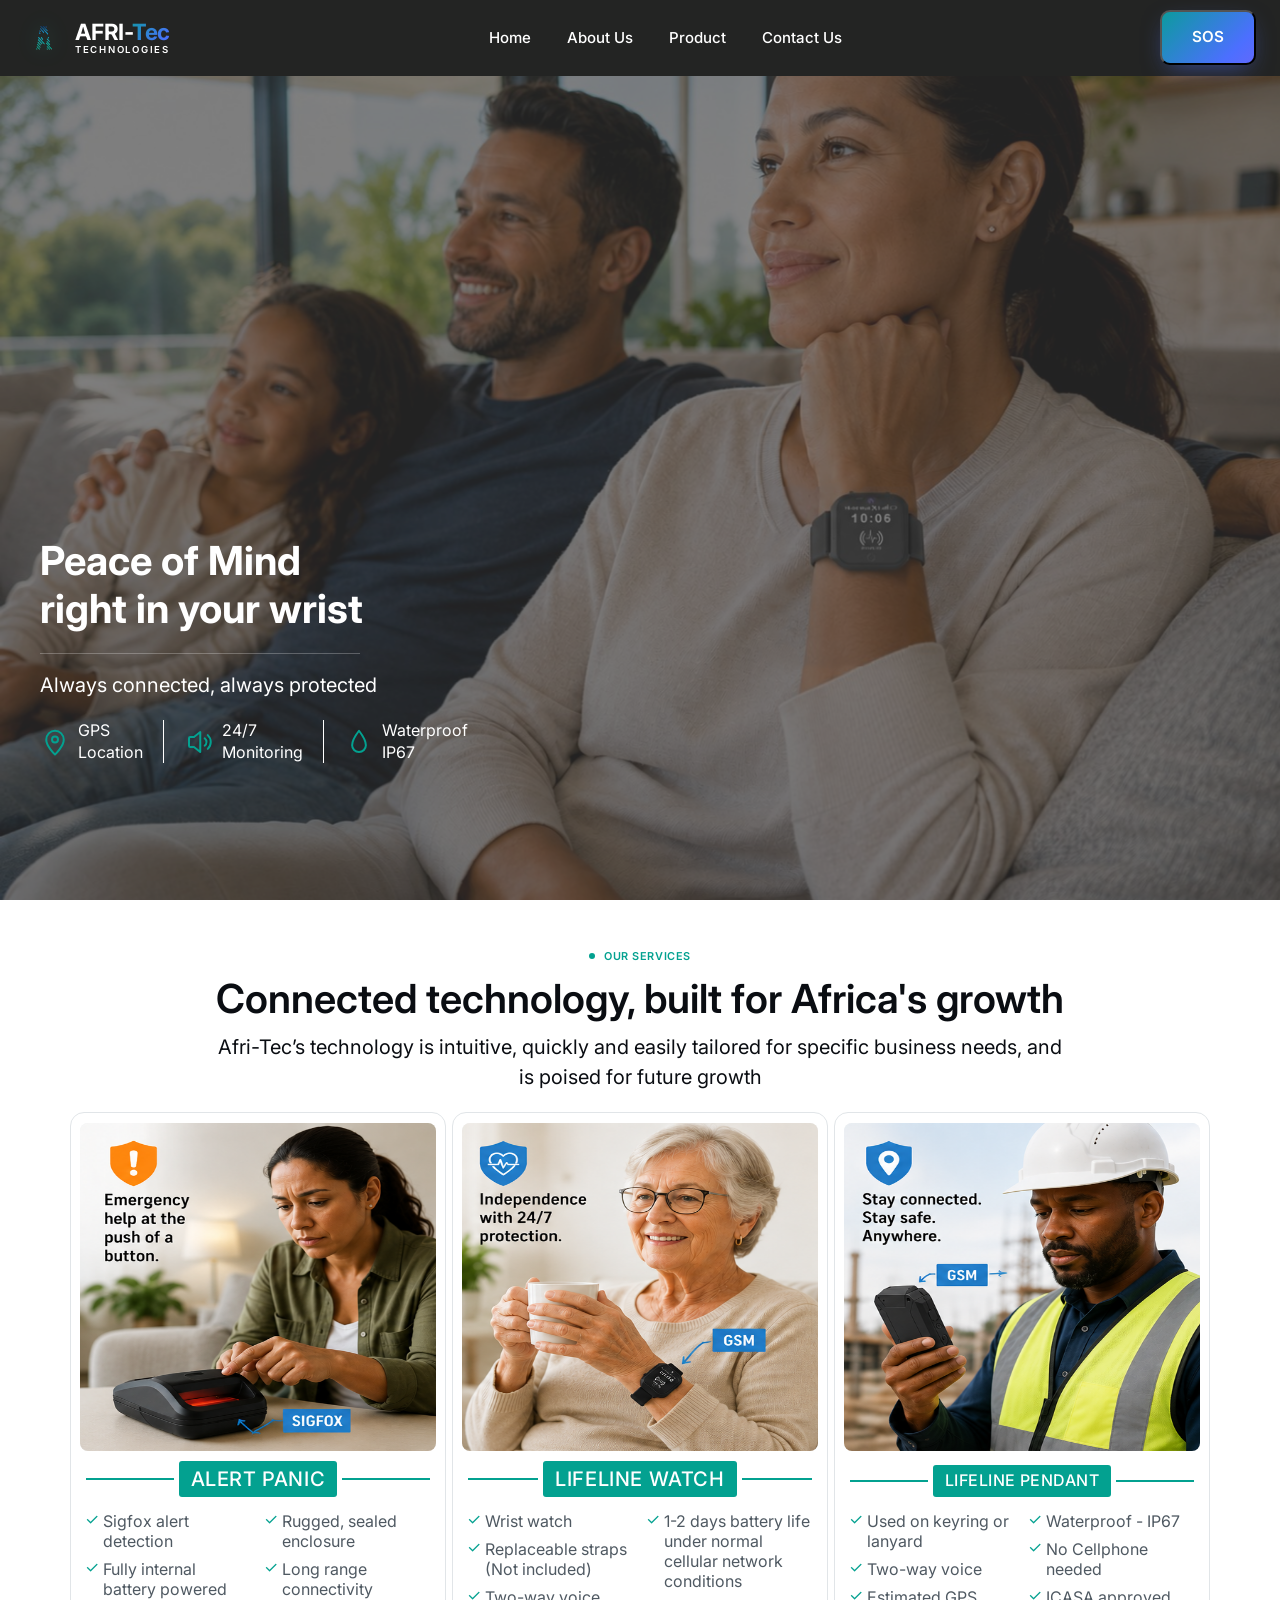
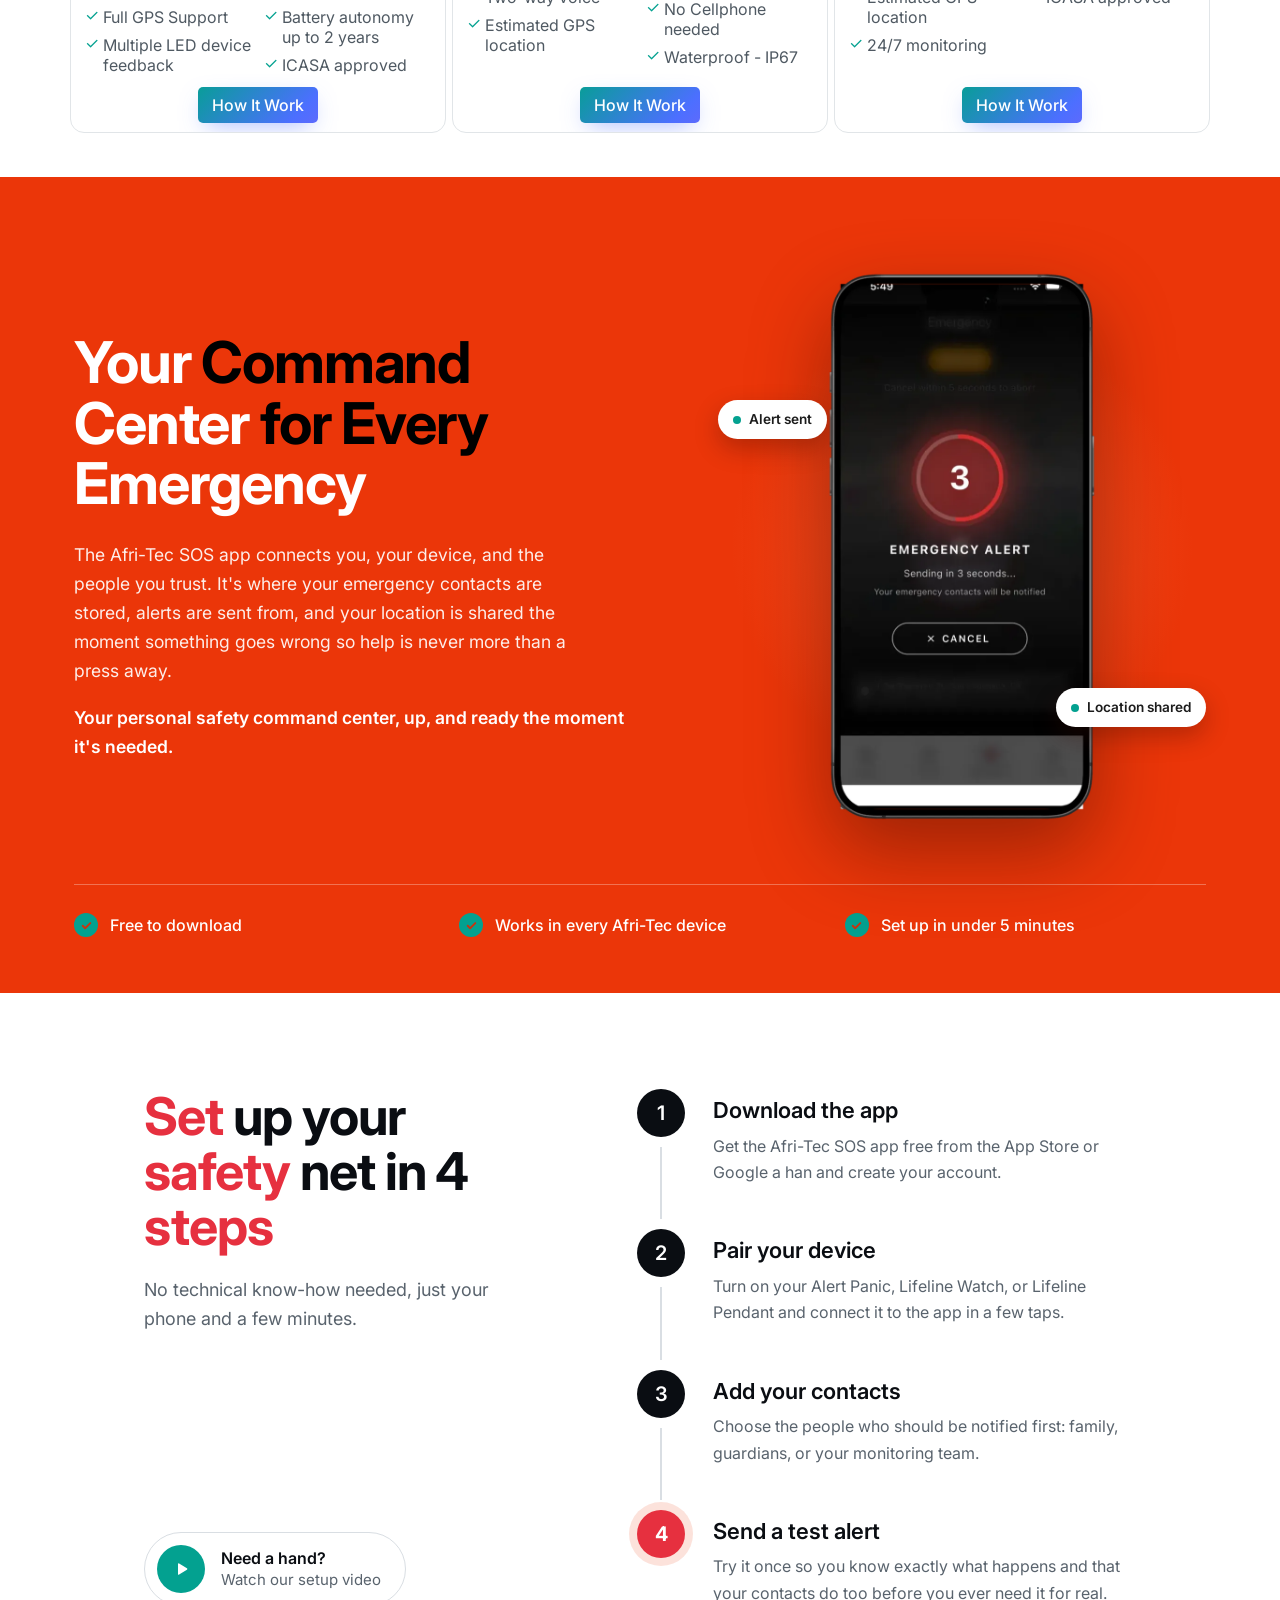
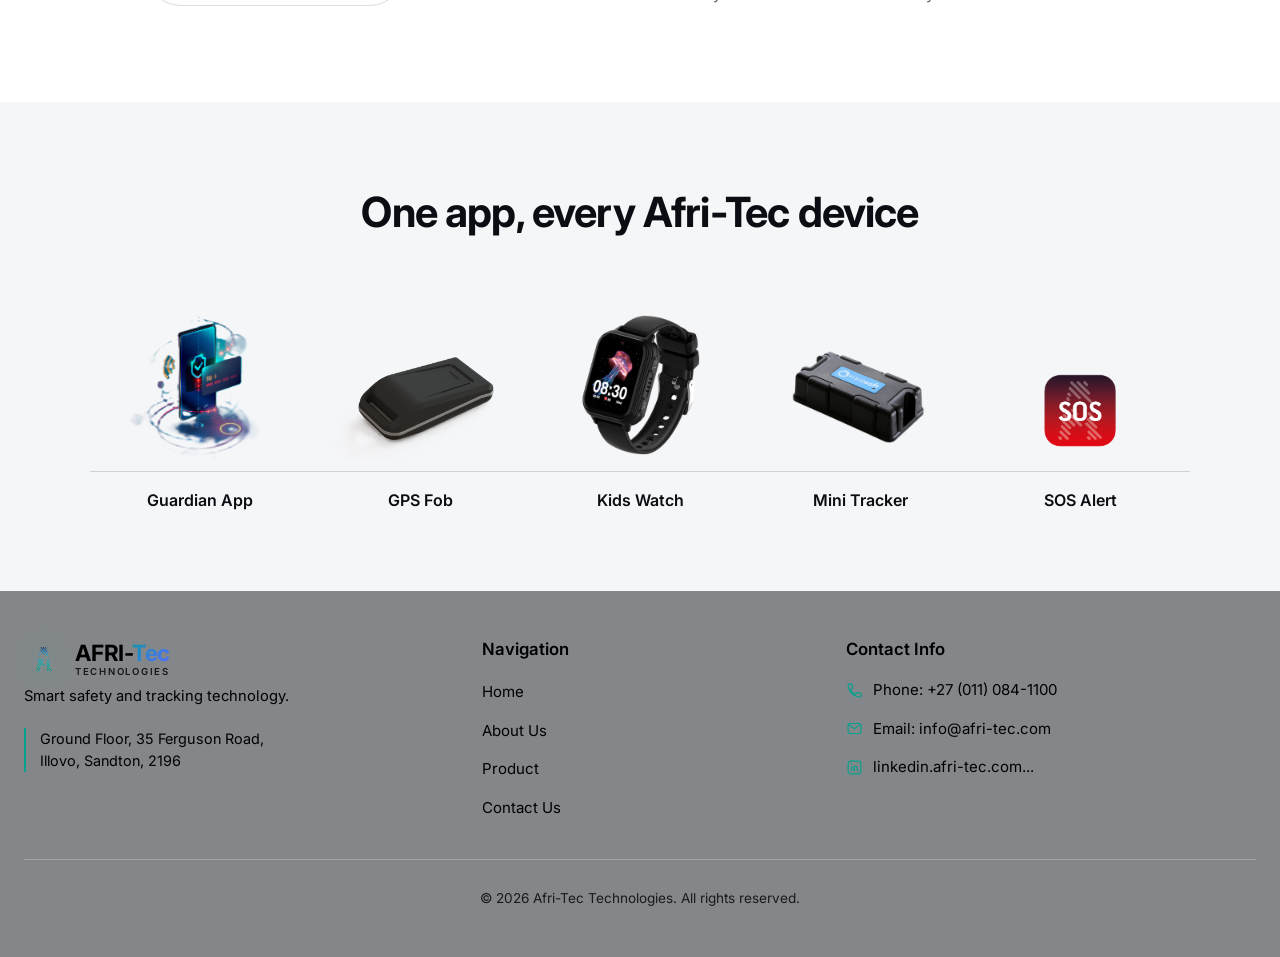
<file: product.html>
<!DOCTYPE html>
<html lang="en">
<head>
<meta charset="UTF-8">
<meta name="viewport" content="width=device-width, initial-scale=1.0">
<title>Afri-Tec Technologies | About Us</title>

<!-- Bootstrap 5 -->
<link href="https://cdnjs.cloudflare.com/ajax/libs/twitter-bootstrap/5.3.3/css/bootstrap.min.css" rel="stylesheet">
<link href="https://cdn.jsdelivr.net/npm/bootstrap@5.3.3/dist/css/bootstrap.min.css" rel="stylesheet">

<!-- Fonts -->
<link rel="preconnect" href="https://fonts.googleapis.com">
<link href="https://fonts.googleapis.com/css2?family=Space+Grotesk:wght@500;600;700&family=Inter:wght@400;500;600&display=swap" rel="stylesheet">

<!-- Custom -->
<link rel="stylesheet" href="assets/style.css">
</head>
<body>

    <!-- ============ NAVBAR ============ -->
    <header class="site-header" id="siteHeader">
        <nav class="site-nav container-fluid">

            <!-- Logo --> 
            <a href="index.html" class="brand">
                <img src="assets/images/tec-logo.png" alt="Afri-Tec Technologies Logo" class="brand-logo">
                <span class="brand-text">
                    <span class="brand-name text-white">AFRI-<span class="brand-name-accent">Tec</span></span>
                    <span class="brand-tagline text-white">Technologies</span>
                </span>
            </a>

            <ul class="nav-links d-none d-lg-flex">
            <li><a href="index.html">Home</a></li>
            <li><a href="about.html">About Us</a></li>
            <li><a href="product.html">Product</a></li>
            <li><a href="contact.html">Contact Us</a></li>
            </ul>

            <div class="dropdown d-none d-lg-inline-flex">
            <button class="btn-pill btn-cta" type="button"
                    id="sosMenu" data-bs-toggle="dropdown" aria-expanded="false">
                SOS
            </button>

            <ul class="dropdown-menu dropdown-menu-end" aria-labelledby="sosMenu">
                <li>
                <a class="dropdown-item" href="https://apps.apple.com/za/app/afri-tec-alert/id1528506433"
                    target="_blank" rel="noopener">
                    App Store
                </a>
                </li>
                <li>
                <a class="dropdown-item" href="https://play.google.com/store/apps/details?id=com.afritec.smartviewalert"
                    target="_blank" rel="noopener">
                    Google Play
                </a>
                </li>
            </ul>
        </div>

            <button class="hamburger d-lg-none" id="hamburgerBtn" aria-label="Open menu" aria-expanded="false" aria-controls="mobileMenu">
            <span></span>
            <span></span>
            <span></span>
            </button>

        </nav>
    </header>

    <!-- ============ MOBILE FULL-SCREEN MENU ============ -->
    <div class="mobile-menu" id="mobileMenu" aria-hidden="true">
        <button class="mobile-menu-close" id="mobileMenuClose" aria-label="Close menu">
            <svg width="20" height="20" viewBox="0 0 24 24" fill="none" xmlns="http://www.w3.org/2000/svg">
            <path d="M6 6L18 18M18 6L6 18" stroke="currentColor" stroke-width="2" stroke-linecap="round"/>
            </svg>
        </button>
        <ul class="mobile-menu-links">
            <li style="--i:1"><a href="index.html">Home</a></li>
            <li style="--i:2"><a href="about.html">About Us</a></li>
            <li style="--i:3"><a href="product.html">Product</a></li>
            <li style="--i:4"><a href="contact.html">Contact Us</a></li>
        </ul>
        <div class="dropdown d-lg-none" style="--i:5">
            <button class="btn-pill btn-cta btn-cta-mobile" type="button"
                    id="sosMenuMobile" data-bs-toggle="dropdown" data-bs-display="static" aria-expanded="false">
            SOS
            </button>

            <ul class="dropdown-menu" aria-labelledby="sosMenuMobile">
            <li>
                <a class="dropdown-item" href="https://apps.apple.com/za/app/afri-tec-alert/id1528506433"
                target="_blank" rel="noopener">App Store</a>
            </li>
            <li>
                <a class="dropdown-item" href="https://play.google.com/store/apps/details?id=com.afritec.smartviewalert"
                target="_blank" rel="noopener">Google Play</a>
            </li>
            </ul>
        </div>
    </div>

    <main>
        <!-- ============ PRODUCT HERO ============ -->
        <section class="product-hero" id="product">
            <div class="product-hero-bg w-100" aria-hidden="true"></div>
            <div class="about-hero-overlay" aria-hidden="true"></div>

            <div class="product-hero-inner">
                <h1 class="product-hero-title fs-1">Peace of Mind<br>right in your wrist</h1>
                <hr class="product-hero-divider">
                <p class="product-hero-subtitle fs-5">Always connected, always protected</p>

                <ul class="product-hero-features fs-6">
                    <li>
                        <svg width="30" height="30" viewBox="0 0 24 24" fill="none" xmlns="http://www.w3.org/2000/svg"><path d="M12 22C12 22 19 15.4 19 10.2C19 6.2 15.9 3 12 3C8.1 3 5 6.2 5 10.2C5 15.4 12 22 12 22Z" stroke="currentColor" stroke-width="1.6" stroke-linejoin="round"/><circle cx="12" cy="10" r="2.4" stroke="currentColor" stroke-width="1.6"/></svg>
                        <span class="fs-6">GPS<br>Location</span>
                    </li>
                    <li>
                        <svg width="30" height="30" viewBox="0 0 24 24" fill="none" xmlns="http://www.w3.org/2000/svg"><path d="M4 15V9C4 8.4 4.4 8 5 8H8L13 4V20L8 16H5C4.4 16 4 15.6 4 15Z" stroke="currentColor" stroke-width="1.6" stroke-linejoin="round"/><path d="M16.5 9C17.4 9.7 18 10.8 18 12C18 13.2 17.4 14.3 16.5 15" stroke="currentColor" stroke-width="1.6" stroke-linecap="round"/><path d="M19 6.5C20.5 7.9 21.4 9.9 21.4 12C21.4 14.1 20.5 16.1 19 17.5" stroke="currentColor" stroke-width="1.6" stroke-linecap="round"/></svg>
                        <span class="fs-6">24/7<br>Monitoring</span>
                    </li>
                    <li>
                        <svg width="30" height="30" viewBox="0 0 24 24" fill="none" xmlns="http://www.w3.org/2000/svg"><path d="M12 3C12 3 6.5 10.2 6.5 14.5C6.5 17.5 8.9 20 12 20C15.1 20 17.5 17.5 17.5 14.5C17.5 10.2 12 3 12 3Z" stroke="currentColor" stroke-width="1.6" stroke-linejoin="round"/></svg>
                        <span class="fs-6">Waterproof<br>IP67</span>
                    </li>
                </ul>
            </div>
        </section>

        <section class="services-section" id="services">

            <div class="services-container">

                <!-- Section heading -->
                <div class="services-heading">

                    <div class="section-eyebrow services-eyebrow">
                        <span class="section-eyebrow-dot"></span>
                        Our Services
                    </div>

                    <h2 class="services-title fs-1">
                        Connected technology, built for Africa's growth
                    </h2>

                    <p class="services-subtitle fs-5">
                        Afri-Tec’s technology is intuitive, quickly and easily tailored
                        for specific business needs, and is poised for future growth
                    </p>

                </div>


                <!-- Product cards -->
                <div class="services-grid">


                    <!-- ==================================================
                        ALERT PANIC
                        ================================================== -->

                    <article class="service-card">

                        <div class="service-image">
                            <img src="assets/images/Afritec1.png" alt="Alert Panic">
                        </div>

                        <div class="service-name">
                            <span></span>
                            <h3 class="fs-5">ALERT PANIC</h3>
                            <span></span>
                        </div>


                        <div class="service-features">

                            <ul>

                                <li>
                                    <span class="feature-icon fs-6">✓</span>
                                    <span class="fs-6">
                                        Sigfox alert detection
                                    </span>
                                </li>

                                <li>
                                    <span class="feature-icon fs-6">✓</span>
                                    <span class="fs-6">
                                        Fully internal battery powered
                                    </span>
                                </li>

                                <li>
                                    <span class="feature-icon fs-6">✓</span>
                                    <span class="fs-6">
                                        Full GPS Support
                                    </span>
                                </li>

                                <li>
                                    <span class="feature-icon fs-6">✓</span>
                                    <span class="fs-6">
                                        Multiple LED device feedback
                                    </span>
                                </li>

                            </ul>


                            <ul>

                                <li>
                                    <span class="feature-icon fs-6">✓</span>
                                    <span class="fs-6">
                                        Rugged, sealed enclosure
                                    </span>
                                </li>                                

                                <li>
                                    <span class="feature-icon fs-6">✓</span>
                                    <span class="fs-6">
                                        Long range connectivity
                                    </span>
                                </li>

                                <li>
                                    <span class="feature-icon fs-6">✓</span>
                                    <span class="fs-6">
                                        Battery autonomy up to 2 years
                                    </span>
                                </li>

                                <li>
                                    <span class="feature-icon fs-6">✓</span>
                                    <span class="fs-6">
                                        ICASA approved
                                    </span>
                                </li>

                            </ul>

                        </div>


                        <button class="how-it-works-btn btn-cta fs-6" type="button" data-video="VD3pYIe-i2E">
                            How It Work
                        </button>

                    </article>



                    <!-- ==================================================
                        LIFELINE WATCH
                        ================================================== -->

                    <article class="service-card">

                        <div class="service-image">
                            <img src="assets/images/Afritec2.png" alt="Lifeline Watch">
                        </div>

                        <div class="service-name">
                            <span></span>
                            <h3 class="fs-5">LIFELINE WATCH</h3>
                            <span></span>
                        </div>


                        <div class="service-features">

                            <ul>

                                <li>
                                    <span class="feature-icon fs-6">✓</span>
                                    <span class="fs-6">
                                        Wrist watch
                                    </span>
                                </li>

                                <li>
                                    <span class="feature-icon fs-6">✓</span>
                                    <span class="fs-6">
                                        Replaceable straps
                                        (Not included)
                                    </span>
                                </li>

                                <li>
                                    <span class="feature-icon fs-6">✓</span>
                                    <span class="fs-6">
                                        Two-way voice
                                    </span>
                                </li>

                                <li>
                                    <span class="feature-icon fs-6">✓</span>
                                    <span class="fs-6">
                                        Estimated GPS location
                                    </span>
                                </li>
                                                       

                            </ul>


                            <ul>

                                <li>
                                    <span class="feature-icon fs-6">✓</span>
                                    <span class="fs-6">
                                        1-2 days battery life under
                                        normal cellular network conditions
                                    </span>
                                </li>

                                <li>
                                    <span class="feature-icon fs-6">✓</span>
                                    <span class="fs-6">
                                        No Cellphone needed
                                    </span>
                                </li>

                                <li>
                                    <span class="feature-icon fs-6">✓</span>
                                    <span class="fs-6">
                                        Waterproof - IP67
                                    </span>
                                </li>

                            </ul>

                        </div>


                        <button class="how-it-works-btn btn-cta fs-6" type="button" data-video="hZvqdSQAj00">
                            How It Work
                        </button>

                    </article>



                    <!-- ==================================================
                        LIFELINE PENDANT
                        ================================================== -->

                    <article class="service-card">

                        <div class="service-image">
                            <img src="assets/images/Afritec 22.png" alt="Lifeline Pendant" class="mt-auto">
                        </div>

                        <div class="service-name mt-auto pendant">
                            <span></span>
                            <h3 class="fs-6">LIFELINE PENDANT</h3>
                            <span></span>
                        </div>


                        <div class="service-features">

                            <ul>

                                <li>
                                    <span class="feature-icon fs-6">✓</span>
                                    <span class="fs-6">
                                        Used on keyring or lanyard
                                    </span>
                                </li>

                                <li>
                                    <span class="feature-icon fs-6">✓</span>
                                    <span class="fs-6">
                                        Two-way voice
                                    </span>
                                </li>

                                <li>
                                    <span class="feature-icon fs-6">✓</span>
                                    <span class="fs-6">
                                        Estimated GPS location
                                    </span>
                                </li>

                                <li>
                                    <span class="feature-icon fs-6">✓</span>
                                    <span class="fs-6">
                                        24/7 monitoring
                                    </span>
                                </li>
                                
                            </ul>


                            <ul>

                                <li>
                                    <span class="feature-icon fs-6">✓</span>
                                    <span class="fs-6">
                                        Waterproof - IP67
                                    </span>
                                </li>

                                <li>
                                    <span class="feature-icon fs-6">✓</span>
                                    <span class="fs-6">
                                        No Cellphone needed
                                    </span>
                                </li>

                                <li>
                                    <span class="feature-icon fs-6">✓</span>
                                    <span class="fs-6">
                                        ICASA approved
                                    </span>
                                </li>

                            </ul>

                        </div>


                        <button
                            class="how-it-works-btn btn-cta fs-6"
                            type="button"
                            data-video="VuW8ieqMUCI">
                            How It Work
                        </button>

                    </article>

                </div>

            </div>

        </section>


        <section class="cc-section">
            <div class="cc-container">

                <div class="cc-grid">

                <div class="cc-copy">
                    <h2 class="cc-title justify-content-cen">Your <span class="cc-red">Command</span> Center <span class="cc-red">for Every </span> Emergency</h2>

                    <p>The Afri-Tec SOS app connects you, your device, and the people you trust. It's where your emergency contacts are stored, alerts are sent from, and your location is shared the moment something goes wrong so help is never more than a press away.</p>

                    <p class="cc-closing">Your personal safety command center, up, and ready the moment it's needed.</p>
                </div>

                <div class="cc-stage">
                    <i class="cc-ring" style="--d:0s; --s:.7" aria-hidden="true"></i>
                    <i class="cc-ring" style="--d:1.5s; --s:1" aria-hidden="true"></i>
                    <i class="cc-ring" style="--d:3s; --s:1.3" aria-hidden="true"></i>

                    <!-- Use the phone image you already have in this section -->
                    <img class="cc-phone" src="assets/images/emergency.webp" alt="Afri-Tec SOS app home screen showing the SOS button on a live map">

                    <span class="cc-chip cc-chip-a">Alert sent</span>
                    <span class="cc-chip cc-chip-b">Location shared</span>
                </div>

                </div>

                <ul class="cc-perks">
                <li>Free to download</li>
                <li>Works in every Afri-Tec device</li>
                <li>Set up in under 5 minutes</li>
                </ul>

            </div>
        </section>
        
        <section class="gs-section">
            <div class="gs-container">

                <div class="gs-intro">
                <div>
                    <h2 class="gs-title">
                            <span class="gs-red">Set</span> up your <span class="gs-red">safety</span> net in 4 <span class="gs-red">steps</span>
                        </h2>
                    <p class="gs-subtitle">No technical know-how needed, just your phone and a few minutes.</p>
                </div>

                <!-- Keep whatever id / data-attribute / class your JS uses to open the
                    setup video modal: add it to this button. -->
                

                <button type="button" class="gs-video" data-video="BLZXWQ0ZooI">
                    <span class="gs-play">
                        <svg width="18" height="18" viewBox="0 0 24 24" fill="#fff" aria-hidden="true">
                            <path d="M8 5.5v13a1 1 0 0 0 1.5.86l10.4-6.5a1 1 0 0 0 0-1.72L9.5 4.64A1 1 0 0 0 8 5.5z"/>
                        </svg>
                    </span>
                    <span class="gs-video-text">
                        <strong>Need a hand?</strong>
                        <span>Watch our setup video</span>
                    </span>
                </button>
                </div>

                <ol class="gs-steps">

                <li class="gs-step">
                    <div class="gs-rail">
                    <div class="gs-num">1</div>
                    <div class="gs-line"></div>
                    </div>
                    <div class="gs-body">
                    <h3 class="gs-step-title">Download the app</h3>
                    <p class="gs-step-text">Get the Afri-Tec SOS app free from the App Store or Google  a han and create your account.</p>
                    </div>
                </li>

                <li class="gs-step">
                    <div class="gs-rail">
                    <div class="gs-num">2</div>
                    <div class="gs-line"></div>
                    </div>
                    <div class="gs-body">
                    <h3 class="gs-step-title">Pair your device</h3>
                    <p class="gs-step-text">Turn on your Alert Panic, Lifeline Watch, or Lifeline Pendant and connect it to the app in a few taps.</p>
                    </div>
                </li>

                <li class="gs-step">
                    <div class="gs-rail">
                    <div class="gs-num">3</div>
                    <div class="gs-line"></div>
                    </div>
                    <div class="gs-body">
                    <h3 class="gs-step-title">Add your contacts</h3>
                    <p class="gs-step-text">Choose the people who should be notified first: family, guardians, or your monitoring team.</p>
                    </div>
                </li>

                <li class="gs-step gs-step-final">
                    <div class="gs-rail">
                    <div class="gs-num">4</div>
                    </div>
                    <div class="gs-body">
                    <h3 class="gs-step-title">Send a test alert</h3>
                    <p class="gs-step-text">Try it once so you know exactly what happens and that your contacts do too before you ever need it for real.</p>
                    </div>
                </li>

                </ol>

            </div>
        </section>

        <section class="ds-section">
        <div class="ds-container">

            <h2 class="ds-title">One app, every Afri-Tec device</h2>

            <ul class="ds-row">

            <li class="ds-item">
                <a class="ds-link" >
                <span class="ds-shelf">
                    <img src="assets/images/ssdds.png" alt="" loading="lazy">
                </span>
                <span class="ds-name">Guardian App</span>
                </a>
            </li>

            <li class="ds-item">
                <a class="ds-link" >
                <span class="ds-shelf">
                    <img src="assets/images/trackr1.png" alt="" loading="lazy">
                </span>
                <span class="ds-name">GPS Fob</span>
                </a>
            </li>

            <li class="ds-item">
                <a class="ds-link" >
                <span class="ds-shelf">
                    <img src="assets/images/watch1.png" alt="" loading="lazy">
                </span>
                <span class="ds-name">Kids Watch</span>
                </a>
            </li>

            <li class="ds-item">
                <a class="ds-link" >
                <span class="ds-shelf">
                    <img src="assets/images/track.png" alt="" loading="lazy">
                </span>
                <span class="ds-name">Mini Tracker</span>
                </a>
            </li>

            <li class="ds-item">
                <a class="ds-link" >
                <span class="ds-shelf">
                    <img src="assets/images/sosoo.png" alt="" loading="lazy">
                </span>
                <span class="ds-name">SOS Alert</span>
                </a>
            </li>

            </ul>

        </div>
        </section>

        
    <!-- ==========================================================
        VIDEO MODAL
        ========================================================== -->

    <div class="video-modal" id="videoModal" aria-hidden="true">

        <div class="video-modal-backdrop"></div>

        <div class="video-modal-card" role="dialog" aria-modal="true" aria-label="Product video">

            <button class="video-modal-close" id="videoModalClose" type="button" aria-label="Close video">
                &times;
            </button>


            <!-- TV frame -->
            <div class="tv-frame">

                <div class="tv-screen">

                    <iframe
                        id="productVideo"
                        src=""
                        title="Afri-Tec product video"
                        frameborder="0"
                        allow="accelerometer; autoplay; clipboard-write; encrypted-media; gyroscope; picture-in-picture; web-share"
                        allowfullscreen>
                    </iframe>

                </div>

                <div class="tv-stand"></div>

            </div>

        </div>

    </div>

    </main>
    
    <!-- ============ FOOTER ============ -->
    <footer class="site-footer py-5">
        <div class="footer-inner">
    
            <div class="footer-col footer-brand">
                <div class="log">
                <!-- Logo --> 
                    <a href="index.html" class="brand">
                        <img src="assets/images/tec-logo.png" alt="Afri-Tec Technologies Logo" class="brand-logo">
                        <span class="brand-text">
                            <span class="brand-name">AFRI-<span class="brand-name-accent">Tec</span></span>
                            <span class="brand-tagline">Technologies</span>
                        </span>
                    </a>
                </div>
                <p class="footer-tagline">Smart safety and tracking 
technology.</p>
                <div class="footer-address">
                    <p>Ground Floor, 35 Ferguson Road, <br>Illovo, Sandton, 2196</p>
                </div>
            </div>
    
            <div class="footer-col">
                <h3 class="footer-heading">Navigation</h3>
                <ul class="footer-links">
                    <li><a href="index.html">Home</a></li>
                    <li><a href="about.html">About Us</a></li>
                    <li><a href="product.html">Product</a></li>
                    <li><a href="contact.html">Contact Us</a></li>
                </ul>
            </div>
    
            <div class="footer-col">
                <h3 class="footer-heading">Contact Info</h3>
                <ul class="footer-contact">
                    <li>
                        <svg width="17" height="17" viewBox="0 0 24 24" fill="none" xmlns="http://www.w3.org/2000/svg"><path d="M6.6 10.8C8 13.6 10.4 16 13.2 17.4L15.4 15.2C15.7 14.9 16.1 14.8 16.5 15C17.7 15.4 19 15.6 20.2 15.6C20.8 15.6 21.2 16 21.2 16.6V20.2C21.2 20.8 20.8 21.2 20.2 21.2C10.7 21.2 3 13.5 3 4C3 3.4 3.4 3 4 3H7.6C8.2 3 8.6 3.4 8.6 4C8.6 5.2 8.8 6.5 9.2 7.7C9.3 8.1 9.2 8.5 9 8.8L6.6 10.8Z" stroke="currentColor" stroke-width="1.6" stroke-linejoin="round"/></svg>
                        <span>Phone: +27 (011) 084-1100</span>
                    </li>
                    <li>
                        <svg width="17" height="17" viewBox="0 0 24 24" fill="none" xmlns="http://www.w3.org/2000/svg"><rect x="3" y="5" width="18" height="14" rx="2" stroke="currentColor" stroke-width="1.6"/><path d="M4 6.5L12 12.5L20 6.5" stroke="currentColor" stroke-width="1.6" stroke-linecap="round" stroke-linejoin="round"/></svg>
                        <span>Email: info@afri-tec.com</span>
                    </li>
                    <li>
                        <svg width="17" height="17" viewBox="0 0 24 24" fill="none" xmlns="http://www.w3.org/2000/svg"><rect x="3" y="3" width="18" height="18" rx="4" stroke="currentColor" stroke-width="1.6"/><path d="M8 10.5V16.5" stroke="currentColor" stroke-width="1.6" stroke-linecap="round"/><circle cx="8" cy="7.3" r="1" fill="currentColor"/><path d="M11.5 16.5V13C11.5 11.6 12.5 10.5 13.8 10.5C15.1 10.5 16 11.6 16 13V16.5" stroke="currentColor" stroke-width="1.6" stroke-linecap="round"/><path d="M11.5 10.5V16.5" stroke="currentColor" stroke-width="1.6" stroke-linecap="round"/></svg>
                        <span>linkedin.afri-tec.com...</span>
                    </li>
                </ul>
            </div>
    
        </div>
    
        <hr class="footer-divider">
    
        <p class="footer-bottom">&copy; <span id="footerYear">2026</span> Afri-Tec Technologies. All rights reserved.</p>
    </footer>

    <script src="https://cdn.jsdelivr.net/npm/bootstrap@5.3.3/dist/js/bootstrap.bundle.min.js"></script>
    <script src="assets/js/script.js"></script>
</body>
</html>
</file>
<file: assets/style.css>
/* ==========================================================
   TOKENS
   ========================================================== */
:root {
  --bg: #090B14;
  --surface: #11161D;
  --text: #070707;
  --text-muted: #8B94A0;
  --accent-teal: #03a190;
  --accent-blue: #4C6FFF;
  --accent-blue-hover: #6C87FF;
  --accent-violet: #8B5CF6;
  --accent-gradient: linear-gradient(135deg, var(--accent-teal) 0%, var(--accent-blue) 55%, var(--accent-violet) 100%);
  --white: #FFF;
  --border: #ffffff14;
  --header-scrolled-bg: #0a0d12d1;
  --shadow-cta: 0 8px 24px -8px #4c6fff8c;
  --shadow-cta-hover: 0 12px 28px -8px #4c6fffa6;
  --shadow-device: 0 30px 50px #0000008c;
  --star-glow-blue: #2f8fff29;
  --star-glow-teal: #22d3a61a;
  --star-1: #ffffffe6;
  --star-2: #ffffffb3;
  --star-3: #ffffffcc;
  --star-4: #ffffff99;
  --star-5: #ffffff80;
  --font-display: "Inter", sans-serif;
  --font-body: "Inter", sans-serif;
  --nav-height: 76px;
  --light-bg: #FFF;
  --light-text: #0A0D12;
  --light-text-muted: #59636D;
  --light-border: #D9DEE3;
  --sos-red-light: #E23B4C;
  --sos-red-dark: #3A0A12;
  --sos-badge-shadow: 0 18px 40px -12px #d6273f80;
  --sos-stripe: #ffffff14;
  --sos-overlay-left: #05070ae6;
  --sos-overlay-right: #05070a26;
  --sos-overlay-base: #05070a4d;
  --hero-overlay-1: #0a0d12f5;
  --hero-overlay-2: #0a0d12d1;
  --hero-overlay-3: #0a0d1280;
  --hero-overlay-4: #0a0d12b3;
  --shadow-device-2: 0 25px 35px #000;
  --footer-bg: #000;
  --footer-text: #F4F6F8;
  --footer-text-muted: #B7C4D1;
  --footer-divider: #fff;
  --about-overlay: #3939399b;
  --about-divider: #ffffff26;
  --cards: #b7ebd3;
  --card-gap: 10px;
  --product-overlay-1: #05070a26;
  --product-overlay-2: #0507108c;
  --product-overlay-3: #05070ad9;
  --ink:#1c1c1c;
  --muted:#6c6c6c;
  --accent:#0dcaa9;
  --line:#e7e7e7;
  --bg-deep:#2b2657;
  --bg-mid:#3d3580;
  --cyan:#3fd0ff;
  --cyan-soft:#3fd0ff40;
  --sos-red:#e6303f;
  --sos-red-dark:#a3121f;
   --c-bg: #F4F8F7;
  --c-ink: #0E2A2B;
  --c-muted: #4E6666;
  --c-teal: #0E8077;
  --c-soft: #DDEFEC;
  --c-line: #CFE0DD;
  --c-sos: #D92D20;
}

* { 
    box-sizing: border-box; 
}

html { 
    scroll-behavior: smooth;
    scroll-padding-top: var(--nav-height); 
}


body {
  margin: 0;
  background: var(--bg);
  color: var(--text);
  font-family: var(--font-body);
  -webkit-font-smoothing: antialiased;
}

a { 
  text-decoration: none; 
  color: inherit; 
}

ul { 
  list-style: none; 
  margin: 0; 
  padding: 0; 
}

button { 
  font-family: inherit; 
}

@media (prefers-reduced-motion: reduce) {
  *, *::before, *::after {
    animation-duration: 0.001ms !important;
    transition-duration: 0.001ms !important;
  }
}

/* ==========================================================
   HEADER / NAVBAR
   ========================================================== */

.site-header {
  position: fixed;
  top: 0;
  left: 0;
  width: 100%;
  height: var(--nav-height);
  z-index: 1000;
  background: #232423;
  border-bottom: 1px solid transparent;
  transition: background 0.35s ease, border-color 0.35s ease, backdrop-filter 0.35s ease;
}

 .site-header.scrolled {
  background: #0f0f0f;
  backdrop-filter: blur(12px);
  -webkit-backdrop-filter: blur(12px);
  border-bottom: 1px solid var(--border);
}  

.site-nav {
  width: 100%;
  max-width: 1280px;
  height: 100%;
  margin: 0 auto;
  padding: 0 24px;
  /* background-color: #fff; */
  display: flex;
  align-items: center;
  justify-content: space-between;
  gap: 24px;
}

/* ==========================================================
   LOGO
   ========================================================== */

.brand {
  display: inline-flex;
  align-items: center;
  gap: 11px;
  flex-shrink: 0;
  height: 100%;
}

.brand-logo {
  display: block;
  width: 40px;
  height: 40px;
  object-fit: contain;
  filter: drop-shadow(0 0 10px #1fe8b84d);
  transition: transform 0.3s ease, filter 0.3s ease;
}

.brand:hover .brand-logo {
  transform: scale(1.08) rotate(-4deg);
  filter: drop-shadow(0 0 14px #8b5cf666);
}

.brand-text {
  display: flex;
  flex-direction: column;
  line-height: 1.05;
}

.brand-name {
  font-family: var(--font-display);
  font-weight: 700;
  font-size: 1.4rem;
  letter-spacing: -0.01em;
  color: #000;
  white-space: nowrap;
}

.brand-name-accent {
  background: var(--accent-gradient);
  background-size: 200% 200%;
  background-position: 0% 50%;
  -webkit-background-clip: text;
  background-clip: text;
  -webkit-text-fill-color: transparent;
  transition: background-position 0.45s ease;
}

.brand:hover .brand-name-accent {
  background-position: 100% 50%;
}

.brand-tagline {
  font-size: 0.6rem;
  font-weight: 600;
  letter-spacing: 0.18em;
  text-transform: uppercase;
  color: #171717;
  margin-top: 2px;
  white-space: nowrap;
}

/* ==========================================================
   DESKTOP NAV LINKS
   ========================================================== */

.nav-links {
  display: flex;
  align-items: center;
  gap: 36px;
  margin: 0 auto;
  padding: 0;
}

.nav-links a {
  position: relative;
  font-size: 0.94rem;
  font-weight: 500;
  color: #fff;
  padding: 6px 0;
  transition: color 0.2s ease;
}

.nav-links a::after {
  position: absolute;
  left: 0;
  bottom: 0;
  width: 0;
  height: 2px;
  background: var(--accent-teal);
  transition: width 0.25s ease;
}

.nav-links a:hover {
  color: var(--accent-teal);
}

.nav-links a:hover::after {
  width: 100%;
}

/* ==========================================================
   CTA BUTTON
   ========================================================== */

.btn-pill btn-cta {
  display: inline-flex;
  align-items: center;
  justify-content: center;
  background: var(--white);
  color: var(--bg);
  font-weight: 600;
  font-size: 0.9rem;
  padding: 11px 24px;
  border-radius: 999px;
  transition: background 0.2s ease, color 0.2s ease, transform 0.2s ease;
  flex-shrink: 0;
}

.btn-pill:hover {
  background: #ff0202;
  color: var(--bg);
  transform: translateY(-1px);
}

/* ==========================================================
   HAMBURGER
   ========================================================== */
.hamburger {
  position: relative;
  width: 32px;
  height: 32px;
  background: transparent;
  border: none;
  cursor: pointer;
  z-index: 1201;
  flex-shrink: 0;
  padding: 0;
}

.hamburger span {
  position: absolute;
  left: 4px;
  right: 4px;
  height: 2px;
  background: var(--white);
  border-radius: 2px;
  transition: transform 0.3s ease, opacity 0.3s ease, top 0.3s ease;
}

.hamburger span:nth-child(1) { 
  top: 10px; 
}

.hamburger span:nth-child(2) { 
  top: 16px; 
}

.hamburger span:nth-child(3) { 
  top: 22px; 
}

.hamburger.is-open span:nth-child(1) {
  top: 16px;
  transform: rotate(45deg);
}
.hamburger.is-open span:nth-child(2) {
  opacity: 0;
}
.hamburger.is-open span:nth-child(3) {
  top: 16px;
  transform: rotate(-45deg);
}

/* ==========================================================
   MOBILE FULL-SCREEN MENU
   ========================================================== */
.mobile-menu {
  position: fixed;
  inset: 0;
  background: var(--bg);
  z-index: 1150;
  display: flex;
  flex-direction: column;
  align-items: center;
  justify-content: center;
  gap: 40px;
  opacity: 0;
  visibility: hidden;
  transition: opacity 0.35s ease;
}

.mobile-menu.is-open {
  opacity: 1;
  visibility: visible;
}

.mobile-menu-links {
  display: flex;
  flex-direction: column;
  align-items: center;
  gap: 28px;
}

.mobile-menu-links a {
  font-family: var(--font-display);
  font-size: 2rem;
  font-weight: 600;
  color: var(--white);
  opacity: 0;
  transform: translateY(14px);
  transition: opacity 0.35s ease, color 0.2s ease;
  display: inline-block;
}

.mobile-menu-links a:hover {
  color: var(--accent-teal);
}

.btn-pill btn-cta-mobile {
  opacity: 0;
  transform: translateY(14px);
  padding: 13px 32px;
  font-size: 1rem;
}

.mobile-menu.is-open .mobile-menu-links a,
.mobile-menu.is-open .btn-pill btn-cta-mobile {
  opacity: 1;
  transform: translateY(0);
  transition: opacity 0.4s ease calc(var(--i) * 0.06s), transform 0.4s ease calc(var(--i) * 0.06s);
}

.btn-cta-mobile {
  width: 80% !important;
}

body.menu-open {
  overflow: hidden;
}

/* ==========================================================
   HERO
   ========================================================== */
.hero {
  position: relative;
  min-height: 100vh;
  display: flex;
  align-items: center;
  overflow: hidden;
  padding-top: var(--nav-height);
}

.hero-bg {
  position: absolute;
  inset: 0;
  z-index: 0;
  background:
    radial-gradient(680px 480px at 14% 18%, #1fe8b829 0%, transparent 60%),
    radial-gradient(720px 520px at 88% 82%, #8b5cf626 0%, transparent 60%),
    linear-gradient( 90deg, var(--hero-overlay-1) 0%, var(--hero-overlay-2) 35%, var(--hero-overlay-3) 65%, var(--hero-overlay-4) 100% ), url("images/bacc.jpg"); 
  background-size: cover, cover, cover, cover;
  background-position: center, center, center, center;
  background-repeat: no-repeat;
}

.hero-inner {
  position: relative;
  z-index: 1;
  width: 100%;
  max-width: 1280px;
  min-height: calc(100vh - var(--nav-height));
  margin: 0 auto;
  padding: 64px 48px;
  display: grid;
  grid-template-columns: 1.05fr 0.95fr;   
  align-items: center;
}

.hero-content {
  max-width: 560px;
}

.eyebrow {
  display: flex;
  align-items: center;
  gap: 8px;
  font-size: 0.78rem;
  font-weight: 600;
  letter-spacing: 0.08em;
  text-transform: uppercase;
  color: var(--accent-teal);
  margin-bottom: 18px;
}

.eyebrow-dot {
  width: 6px;
  height: 6px;
  border-radius: 50%;
  background: var(--accent-teal);
  flex-shrink: 0;
}

.hero-title {
  font-family: var(--font-display);
  font-weight: 700;
  font-size: clamp(2.2rem, 4.6vw, 3.4rem);
  line-height: 1.12;
  letter-spacing: -0.01em;
  color: #fff;
  margin: 0 0 22px;
}

.hero-text {
  font-size: 1.02rem;
  line-height: 1.65;
  color: var(--text-muted);
  max-width: 46ch;
  margin: 0 0 32px;
}

.btn-cta {
  display: inline-flex;
  align-items: center;
  justify-content: center;
  background: var(--accent-gradient);
  background-size: 160% 160%;
  background-position: 0% 50%;
  color: var(--white);
  font-weight: 600;
  font-size: 0.95rem;
  padding: 14px 30px;
  border-radius: 10px;
  transition: transform 0.2s ease, box-shadow 0.2s ease, background-position 0.35s ease;
  box-shadow: var(--shadow-cta);
}

.btn-cta:hover {
  background-position: 100% 50%;
  transform: translateY(-2px);
  box-shadow: var(--shadow-cta-hover);
}

.hero-divider {
  border: none;
  border-top: 2px solid var(--white);
  margin: 36px 0 28px;
}

.trust-row {
  display: flex;
  flex-wrap: wrap;
  gap: 26px 32px;
}

.trust-row li {
  display: flex;
  align-items: center;
  gap: 9px;
  font-size: 0.88rem;
  color: var(--text-muted);
}

.trust-row svg {
  color: var(--accent-teal);
  flex-shrink: 0;
}

.hero-media {
  display: flex;
  align-items: center;
  justify-content: center;
  position: relative;
}

.hero-media-frame {
  width: 100%;
  max-width: 530px;
}

.hero-device-img {
  display: block;
  width: 110%;
  height: auto;
  transform: rotate(10deg);
  filter: drop-shadow(var(--shadow-device-2));
}

/* ==========================================================
   AFRI-TEC COMPANION APP
   ========================================================== */

.companion-section {
  position: relative;
  width: 100%;
  background: var(--light-bg);
  color: var(--light-text);
  overflow: hidden;
}

.companion-container {
  width: 100%;
  max-width: 1180px;
  min-height: 560px;
  margin: 0 auto;
  padding: 70px 40px;
  display: grid;
  grid-template-columns: 2fr 1fr;
  align-items: center;
  column-gap: 50px;
}

.companion-content {
  max-width: 470px;
  margin-left: 20px;
}

.section-eyebrow {
  display: flex;
  align-items: center;
  gap: 9px;
  margin: 0 0 42px;
  color: var(--accent-teal);
  font-size: 0.68rem;
  font-weight: 600;
  letter-spacing: 0.05em;
  text-transform: uppercase;
}

.section-eyebrow-dot {
  width: 6px;
  height: 6px;
  flex-shrink: 0;
  border-radius: 50%;
  background: var(--accent-teal);
}

.companion-title {
  max-width: 430px;
  margin: 0 0 14px;
  color: #000;
  font-family: var(--font-body);
  font-size: 1.35rem;
  font-weight: 500;
  line-height: 1.35;
}

.companion-text {
  max-width: 430px;
  margin: 0 0 18px;
  color: var(--light-text-muted);
  font-size: 0.75rem;
  line-height: 1.65;
}



.store-button {
  height: 55px;
  padding: 5px 8px;
  display: flex;
  align-items: center;
  gap: 7px;
  border-radius: 5px;
  transition: border-color 0.2s ease, transform 0.2s ease;
}

.store-button:hover {
  border-color: var(--accent-teal);
  transform: translateY(-1px);
}

.store-button img {
  width: 35px;
  height: 35px;
  object-fit: contain;
  flex-shrink: 0;
}

.store-button span {
  display: flex;
  flex-direction: column;
  line-height: 1;
}

.store-button small {
  margin-bottom: 3px;
  color: var(--light-text-muted);
  font-size: 0.48rem;
  white-space: nowrap;
}

.store-button strong {
  color: var(--light-text);
  font-size: 0.68rem;
  font-weight: 600;
  white-space: nowrap;
}

.devices-link {
  display: inline-block;
  margin-bottom: 6px;
  color: var(--light-text);
  font-size: 0.72rem;
  font-weight: 600;
  transition: color 0.2s ease;
}

.devices-link:hover {
  color: var(--accent-teal);
}

.tracking-note {
  max-width: 390px;
  display: flex;
  align-items: flex-start;
  gap: 7px;
}

.tracking-dot {
  width: 6px;
  height: 6px;
  flex-shrink: 0;
  margin-top: 4px;
  border-radius: 50%;
  background: var(--accent-teal);
}

.tracking-note p {
  margin: 0;
  color: var(--accent-teal);
  font-size: 0.69rem;
  font-weight: 500;
  line-height: 1.35;
}

.companion-phones {
  position: relative;
  min-height: 470px;
  display: flex;
  align-items: center;
  justify-content: center;
}

/* ================= PHONE MOCKUP ================= */
.phone {
  position: relative;
  width: 180px;
  height: 380px;
  flex-shrink: 0;
}

.phone-screen-image {
  position: absolute;
  z-index: 1;
  top: 18%;
  left: 22%;
  width: 78%;
  height: 79%;
  object-fit: cover;
  border-radius: 20px;
}

.phone-frame-image {
  position: absolute;
  inset: 0;
  z-index: 2;
  width: 100%;
  height: 100%;
  object-fit: contain;
  pointer-events: none;
}

.phone-screen-image {
  position: absolute;
  z-index: 1;
  top: 18%;
  left: 22%;
  width: 78%;
  height: 79%;
  object-fit: cover;
  border-radius: 20px;
}

.phone-frame-image {
  position: absolute;
  inset: 0;
  z-index: 2;
  height: 450px;
  object-fit: contain;
  pointer-events: none;
}

.p-frame {
  position: absolute;
  inset: 0;
  z-index: 2;
  height: 300px;
  object-fit: contain;
  pointer-events: none;
}

.phone-one {
  z-index: 2;
  margin-right: 0;
}

.phone-two {
  z-index: 1;
  margin-left: 0;
}

/* ==========================================================
   SOS APP SHOWCASE
   ========================================================== */

.sos-section {
  position: relative;
  width: 100%;
  height: 100%;
  min-height: 680px;
  bottom: 20px;
  display: flex;
  align-items: center;
  overflow: hidden;
}

.sos-bg {
  height: 100%;
  position: absolute;
  inset: 0;
  z-index: 0;
  background-image:url('images/sosa.png');
  background-size: cover;
  background-position: center;
  background-repeat: no-repeat;
}

.sos-overlay {
  position: absolute;
  inset: 0;
  z-index: 1;
  background:
    linear-gradient(90deg, var(--sos-overlay-left) 0%, var(--sos-overlay-left) 30%, var(--sos-overlay-right) 62%, transparent 85%),
    linear-gradient(0deg, var(--sos-overlay-base), var(--sos-overlay-base));
}

.sos-inner {
  position: relative;
  z-index: 2;
  width: 100%;
  max-width: 1280px;
  margin: 0 auto;
  padding: 80px 24px;
}

.sos-content {
  max-width: 420px;
}

.sos-title {
  font-family: var(--font-display);
  font-weight: 700;
  font-size: clamp(1.5rem, 3vw, 2rem);
  line-height: 1.35;
  color: var(--white);
  margin: 0 0 32px;
}

/* ---- SOS badge ---- */
.sos-badge {
  position: relative;
  width: 160px;
  height: 160px;
  display: flex;
  align-items: center;
  justify-content: center;
  border-radius: 20px;
  overflow: hidden;
  background-image:url('images/sosoo.png');
}

/* ==========================================================
   FOOTER
   ========================================================== */
 
.site-footer {
  width: 100%;
  background: #838789;
  color: #000;
  padding: 64px 24px 32px;
}
 
.footer-inner {
  max-width: 1280px;
  margin: 0 auto;
  display: grid;
  grid-template-columns: 1.3fr 1fr 1.3fr;
  gap: 48px;
  margin-bottom: 40px;
}
 
.footer-logo {
  display: block;
  width: 150px;
  height: auto;
  margin-bottom: 22px;
}
 
.footer-tagline {
  font-size: 0.92rem;
  line-height: 1.6;
  color: #000;
  max-width: 280px;
  margin: 0 0 20px;
}
 
.footer-address {
  border-left: 2px solid var(--accent-teal);
  padding-left: 14px;
}
 
.footer-address p {
  margin: 0;
  font-size: 0.9rem;
  line-height: 1.5;
  color: #000;
}

.footer-heading {
  font-family: var(--font-display);
  font-weight: 600;
  font-size: 1.05rem;
  color: #000;
  margin: 0 0 20px;
}
 
.footer-links {
  display: flex;
  flex-direction: column;
  gap: 14px;
}
 
.footer-links a {
  font-size: 0.94rem;
  color: #000;
  transition: color 0.2s ease;
}
 
.footer-links a:hover {
  color: var(--accent-teal);
}
 
.footer-contact {
  display: flex;
  flex-direction: column;
  gap: 16px;
  color: #000;
}
 
.footer-contact li {
  display: flex;
  align-items: center;
  gap: 10px;
  font-size: 0.94rem;
  color: #000;
}
 
.footer-contact svg {
  color: var(--accent-teal);
  flex-shrink: 0;
}
 
.footer-divider {
  height: 5px;
  border: none;
  border-top: 1px solid var(--footer-divider);
  margin: 0 0 24px;
}
 
.footer-bottom {
  margin: 0;
  text-align: center;
  font-size: 0.85rem;
  color: #1a1a1a;
}
 
/* ==========================================================
   ABOUT HERO
   ========================================================== */
 
.about-hero {
  position: relative;
  width: 100%;
  min-height: 100vh;        
  min-height: 100svh;       
  display: flex;
  align-items: center;      
  overflow: hidden;
}
 
.about-hero-bg {
  position: absolute;
  inset: 0;
  z-index: 0;
  background-image: url("images/about.jpg");
  background-size: cover;
  background-position: center;
  background-repeat: no-repeat;
}
 
.about-hero-overlay {
  position: absolute;
  inset: 0;
  z-index: 1;
  background: var(--about-overlay);
}
 
.about-hero-inner {
  position: relative;
  z-index: 2;
  width: 100%;
  max-width: 1280px;
  margin: 0 auto;
  padding: 140px 24px 56px;
}
 
.about-hero-content {
  max-width: 620px;
  margin-bottom: 56px;
}
 
.about-hero-title {
  font-family: var(--font-display);
  font-weight: 700;
  font-size: clamp(2rem, 4.4vw, 3rem);
  line-height: 1.18;
  color: var(--white);
  margin: 190px 0 22px;
}
 
.about-hero-text {
  font-size: 1rem;
  line-height: 1.65;
  color: var(--footer-text-muted);
  max-width: 48ch;
  margin: 0;
}
 
.about-features {
  display: flex;
  flex-wrap: wrap;
  gap: 0;
}
 
.about-feature {
  /* flex: 1 1 220px; */
  padding: 0 28px;
  border-left: 1px solid var(--about-divider);
}
 
.about-feature:first-child {
  padding-left: 0;
  border-left: none;
}
 
.about-feature svg {
  color: var(--accent-teal);
  margin-bottom: 12px;
}
 
.about-feature h3 {
  font-family: var(--font-body);
  font-weight: 700;
  font-size: 0.8rem;
  letter-spacing: 0.04em;
  text-transform: uppercase;
  color: var(--white);
  margin: 0 0 6px;
}
 
.about-feature p {
  font-size: 0.86rem;
  line-height: 1.5;
  color: var(--footer-text-muted);
  margin: 0;
}
 
/* ==========================================================
   ABOUT DETAILS
   ========================================================== */
 
.about-details {
  width: 100%;
  background: var(--light-bg);
  color: var(--light-text);
}
 
.about-details-inner {
  max-width: 1180px;
  margin: 0 auto;
  padding: 70px 40px;
  display: grid;
  grid-template-columns: 1fr 1fr;
  gap: 70px;
  align-items: start;
}
 
/* ---- left: text ---- */
.about-details-text .section-eyebrow {
  margin-bottom: 16px;
}
 
.about-details-title {
  font-family: var(--font-display);
  font-weight: 700;
  font-size: 1.5rem;
  line-height: 1.3;
  color: var(--light-text);
  margin: 0 0 16px;
}
 
.about-details-lead {
  font-size: 0.92rem;
  font-weight: 500;
  color: var(--light-text);
  margin: 0 0 18px;
}
 
.about-details-text p {
  font-size: 0.86rem;
  line-height: 1.7;
  margin: 0 0 16px;
}
 
.about-details-text p:last-child {
  margin-bottom: 0;
}
 
/* ---- right: approach ---- */
.approach-title {
  font-family: var(--font-display);
  font-weight: 700;
  font-size: 1.15rem;
  color: var(--light-text);
  margin: 0 0 10px;
}
 
.approach-subtitle {
  font-size: 1rem;
  font-weight: 500;
  color: var(--light-text);
  margin: 0 0 18px;
}
 
.approach-cards {
  display: grid;
  grid-template-columns: 1fr 1fr;
  gap: var(--card-gap);
}
 
.approach-card {
  border: 1px solid var(--light-border);
  border-radius: 14px;
  padding: 18px 20px;
}
 
.approach-card-full {
  grid-column: 1 / -1;
}
 
.approach-card-header {
  display: flex;
  align-items: center;
  gap: 9px;
  margin-bottom: 10px;
}
 
.approach-card-header svg {
  color: var(--accent-teal);
  flex-shrink: 0;
}
 
.approach-card-header h4 {
  font-family: var(--font-body);
  font-weight: 600;
  font-size: 0.98rem;
  color: var(--light-text);
  margin: 0;
}
 
.approach-card p {
  font-size: 0.82rem;
  line-height: 1.55;
  color: var(--light-text-muted);
  margin: 0;
}

/* ==========================================================
   THE PROBLEM WE SOLVE
   ========================================================== */
 
.problem-section {
  width: 100%;
  background: var(--light-bg);
  color: var(--light-text);
}
 
.problem-inner {
  max-width: 1180px;
  margin: 0 auto;
  padding: 70px 40px;
}
 
.problem-eyebrow {
  justify-content: center;
  margin: 0 0 44px;
}
 
.problem-grid {
  display: grid;
  grid-template-columns: 1fr 1fr;
  gap: 70px;
  align-items: start;
}
 
/* ---- left: text ---- */
.problem-title {
  font-family: var(--font-display);
  font-weight: 700;
  font-size: 1.55rem;
  line-height: 1.35;
  color: var(--light-text);
  margin: 0 0 20px;
}
 
.problem-text p {
  font-size: 0.86rem;
  line-height: 1.7;
  color: var(--light-text-muted);
  margin: 0 0 18px;
}
 
.problem-text p:last-child {
  margin-bottom: 0;
}
 
/* ---- right: numbered steps ---- */
.problem-steps {
  display: flex;
  flex-direction: column;
}
 
.problem-step {
  display: flex;
  align-items: flex-start;
  gap: 22px;
  padding: 22px 0;
  border-bottom: 1px solid var(--light-border);
}
 
.problem-step:first-child {
  padding-top: 0;
}
 
.problem-step:last-child {
  border-bottom: none;
  padding-bottom: 0;
}
 
.problem-step-number {
  flex-shrink: 0;
  width: 28px;
  font-family: var(--font-display);
  font-weight: 700;
  font-size: 1.3rem;
  color: var(--light-text);
}
 
.problem-step-content h3 {
  font-family: var(--font-display);
  font-weight: 600;
  font-size: 1rem;
  color: var(--light-text);
  margin: 0 0 6px;
}
 
.problem-step-content p {
  font-size: 0.84rem;
  line-height: 1.55;
  color: var(--light-text-muted);
  margin: 0;
}

/* ==========================================================
   TRUST & COMPLIANCE
   ========================================================== */
 
.trust-section {
  width: 100%;
  background: var(--light-bg);
  color: var(--light-text);
}
 
.trust-inner {
  max-width: 1180px;
  margin: 0 auto;
  padding: 70px 40px;
}
 
.trust-title {
  font-family: var(--font-display);
  font-weight: 700;
  font-size: 1.55rem;
  text-align: center;
  color: var(--light-text);
  margin: 0 0 14px;
}
 
.trust-subtitle {
  font-size: 0.92rem;
  text-align: center;
  color: var(--light-text-muted);
  max-width: 60ch;
  margin: 0 auto 48px;
}
 
.trust-grid {
  display: grid;
  grid-template-columns: 1fr 1fr;
  gap: 60px;
  align-items: start;
}
 
/* ---- left: card ---- */
.trust-card {
  border: 1px solid var(--light-border);
  border-radius: 16px;
  padding: 26px 28px;
}
 
.trust-card-header {
  display: flex;
  align-items: center;
  gap: 12px;
  margin-bottom: 12px;
}
 
.trust-card-icon {
  flex-shrink: 0;
  width: 26px;
  height: 26px;
  display: flex;
  align-items: center;
  justify-content: center;
  border-radius: 50%;
  background: var(--accent-teal);
  color: var(--white);
}
 
.trust-card-header h3 {
  font-family: var(--font-body);
  font-weight: 600;
  font-size: 1rem;
  color: var(--light-text);
  margin: 0;
}
 
.trust-card-desc {
  font-size: 0.84rem;
  line-height: 1.55;
  color: var(--light-text-muted);
  margin: 0 0 20px;
}
 
.trust-checklist {
  display: flex;
  flex-direction: column;
}
 
.trust-checklist li {
  display: flex;
  align-items: center;
  gap: 10px;
  padding: 12px 0;
  border-bottom: 1px solid var(--light-border);
  font-size: 0.84rem;
  color: var(--light-text);
}
 
.trust-checklist li:first-child {
  padding-top: 0;
}
 
.trust-checklist li:last-child {
  border-bottom: none;
  padding-bottom: 0;
}
 
.trust-checklist svg {
  color: var(--accent-teal);
  flex-shrink: 0;
}
 
/* ---- right: text ---- */
.trust-text p {
  font-size: 0.86rem;
  line-height: 1.7;
  color: var(--light-text-muted);
  margin: 0 0 18px;
}
 
.trust-highlight {
  display: flex;
  align-items: flex-start;
  gap: 9px;
  color: var(--accent-teal) !important;
  font-weight: 600;
  margin-bottom: 0 !important;
}
 
.trust-highlight-dot {
  flex-shrink: 0;
  width: 6px;
  height: 6px;
  margin-top: 7px;
  border-radius: 50%;
  background: var(--accent-teal);
}

/* ==========================================================
   PRODUCT HERO
   ========================================================== */
 
   
.product-hero {
    position: relative;
  width: 100%;
  min-height: 100vh;        /* was 680px */
  min-height: 100svh;       /* phones: ignores the browser address bar */
  display: flex;
  align-items: center;      /* centres the content; use flex-end to keep it at the bottom */
  overflow: hidden;
}
 
.product-hero-bg {
  position: absolute;
  inset: 0;
  z-index: 0;
  width: 100%;
  height: 100%;
  background-image: url("images/hero-product.png");
  background-size: cover; 
  object-fit: container;
  background-position: center;
  background-repeat: no-repeat;
  background-color: var(--bg);
}
 
.product-hero-overlay {
  position: absolute;
  inset: 0;
  z-index: 1;
  background: var(--about-overlay);
}
 
.product-hero-inner {
  position: relative;
  z-index: 2;
  width: 100%;
  max-width: 1280px;
  margin: 0 auto;
  padding: 40px 40px 44px;
}
 
.product-hero-title {
  font-family: var(--font-display);
  font-weight: 700;
  font-size: clamp(1.7rem, 3.6vw, 2.4rem);
  line-height: 1.2;
  color: var(--white);
  margin: 404px 0 20px;
}
 
.product-hero-divider {
  border: none;
  border-top: 1px solid var(--footer-divider);
  max-width: 320px;
  margin: 0 0 16px;
}
 
.product-hero-subtitle {
  font-size: 0.95rem;
  color: var(--white);
  margin: 0 0 20px;
}
 
.product-hero-features {
  display: flex;
  align-items: center;
  gap: 20px;
}
 
.product-hero-features li {
  display: flex;
  align-items: center;
  gap: 8px;
  padding-left: 20px;
  border-left: 1px solid var(--footer-divider);
}
 
.product-hero-features li:first-child {
  padding-left: 0;
  border-left: none;
}
 
.product-hero-features svg {
  color: var(--accent-teal);
  flex-shrink: 0;
}
 
.product-hero-features span {
  font-size: 0.78rem;
  line-height: 1.35;
  color: var(--white);
}
 


/* ==========================================================
   OUR SERVICES / PRODUCTS
   ========================================================== */

.services-section {
  width: 100%;
  background: var(--light-bg);
  color: var(--light-text);
  overflow: hidden;
}

.services-container {
  width: 100%;
  max-width: 1180px;
  margin: 0 auto;
  padding: 48px 20px 44px;
}


/* ----------------------------------------------------------
   SECTION HEADING
   ---------------------------------------------------------- */

.services-heading {
  text-align: center;
  margin-bottom: 20px;
}

.services-eyebrow {
  justify-content: center;
  margin-bottom: 10px;
  font-size: 0.68rem;
}

.services-title {
  margin: 0 0 8px;
  font-family: var(--font-display);
  font-size: clamp(1.45rem, 3vw, 1.8rem);
  line-height: 1.25;
  font-weight: 600;
  color: var(--light-text);
}

.services-subtitle {
  max-width: 850px;
  margin: 0 auto;
  font-size: 0.78rem;
  line-height: 1.5;
  color: var(--light-text);
}


/* ----------------------------------------------------------
   PRODUCT GRID
   ---------------------------------------------------------- */

.services-grid {
  display: grid;
  grid-template-columns: repeat(3, minmax(0, 1fr));
  gap: 6px;
}


/* ----------------------------------------------------------
   PRODUCT CARD
   ---------------------------------------------------------- */

.service-card {
  position: relative;
  display: flex;
  flex-direction: column;
  min-width: 0;
  padding: 10px 9px 9px;
  border: 1px solid #e1e5e8;
  border-radius: 14px;
  background: #ffffff;
  overflow: hidden;
  transition: transform 0.25s ease, box-shadow 0.25s ease;
}

.service-card:hover {
  transform: translateY(-3px);
  box-shadow: 0 12px 30px #0a0d1214;
}


/* ----------------------------------------------------------
   PRODUCT IMAGE
   ---------------------------------------------------------- */

.service-image {
  width: 100%;
  height: 328px;
  aspect-ratio: 1 / 1;
  overflow: hidden;
  border-radius: 8px;
  background: #f4f5f6;
}

.service-image img {
  display: block;
  width: 357px;
  height: 100%;
  object-fit: container;
  object-position: top; 
  display: block;
}

.pendant {
  padding-top: 14px;
}

/* ----------------------------------------------------------
   PRODUCT NAME
   ---------------------------------------------------------- */

.service-name {
  display: grid;
  grid-template-columns: 1fr auto 1fr;
  align-items: center;
  gap: 5px;
  margin: 10px 6px 14px;
}

.service-name span {
  display: block;
  height: 2px;
  background: var(--accent-teal);
}

.service-name h3 {
  margin: 0;
  padding: 6px 12px;
  background: var(--accent-teal);
  border-radius: 3px;
  color: var(--white);
  font-family: var(--font-body);
  font-size: 0.65rem;
  font-weight: 500;
  letter-spacing: 0.03em;
  white-space: nowrap;
  text-align: center;
}


/* ----------------------------------------------------------
   FEATURES
   ---------------------------------------------------------- */

.service-features {
  display: grid;
  grid-template-columns: 1fr 1fr;
  gap: 12px;
  flex: 1;
  padding: 0 5px;
}

.service-features ul {
  display: flex;
  flex-direction: column;
  gap: 8px;
}

.service-features li {
  display: flex;
  align-items: flex-start;
  gap: 6px;
  color: #4f5962;
  font-size: 0.57rem;
  line-height: 1.25;
}

.feature-icon {
  flex-shrink: 0;
  width: 12px;
  color: var(--accent-teal);
  font-size: 0.75rem;
  line-height: 1;
}


/* ----------------------------------------------------------
   HOW IT WORKS BUTTON
   ---------------------------------------------------------- */

.how-it-works-btn {
  align-self: center;
  margin-top: 12px;
  padding: 6px 14px;
  border: none;
  border-radius: 5px;
  color: var(--white);
  font-family: var(--font-body);
  font-size: 0.62rem;
  font-weight: 500;
  cursor: pointer;
  transition: background 0.2s ease, transform 0.2s ease, box-shadow 0.2s ease;
}

.how-it-works-btn:hover {
  background: var(--accent-teal);
  transform: translateY(-1px);
  box-shadow: 0 5px 15px #2f8fff40;
}


/* ==========================================================
   VIDEO MODAL
   ========================================================== */

.video-modal {
  position: fixed;
  inset: 0;
  z-index: 2000;
  display: flex;
  align-items: center;
  justify-content: center;
  padding: 30px;
  opacity: 0;
  visibility: hidden;
  transition: opacity 0.3s ease, visibility 0.3s ease;
}

.video-modal.is-open {
  opacity: 1;
  visibility: visible;
}


/* ----------------------------------------------------------
   DARK BACKDROP
   ---------------------------------------------------------- */

.video-modal-backdrop {
  position: absolute;
  inset: 0;
  background: #05070ab8;
  backdrop-filter: blur(5px);
  -webkit-backdrop-filter: blur(5px);
}


/* ----------------------------------------------------------
   MODAL CARD
   ---------------------------------------------------------- */

.video-modal-card {
  position: relative;
  z-index: 2;
  width: min(850px, 92vw);
  padding: 25px 25px 30px;
  border: 1px solid #ffffff59;
  border-radius: 14px;
  background: #ffffffeb;
  box-shadow: 0 30px 80px #00000073;
  transform: scale(0.94) translateY(10px);
  transition: transform 0.3s ease;
}

.video-modal.is-open .video-modal-card {
  transform: scale(1) translateY(0);
}


/* ----------------------------------------------------------
   CLOSE BUTTON
   ---------------------------------------------------------- */

.video-modal-close {
  position: absolute;
  top: 8px;
  right: 10px;
  z-index: 5;
  width: 34px;
  height: 34px;
  display: flex;
  align-items: center;
  justify-content: center;
  border: none;
  border-radius: 50%;
  background: #0a0d12cc;
  color: white;
  font-size: 25px;
  line-height: 1;
  cursor: pointer;
  transition: background 0.2s ease, transform 0.2s ease;
}

.video-modal-close:hover {
  background: var(--accent-teal);
  transform: rotate(90deg);
}


/* ==========================================================
   TV FRAME
   ========================================================== */

.tv-frame {
  position: relative;
  width: 100%;
  max-width: 760px;
  margin: 0 auto;
  padding-bottom: 45px;
}


/* TV body */
.tv-screen {
  position: relative;
  width: 100%;
  aspect-ratio: 16 / 9;
  padding: 8px;
  background: #101820;
  border: 3px solid #3b4248;
  border-radius: 4px;
  box-shadow: 0 20px 35px #00000066, inset 0 0 0 2px #080b0e;
}


/* YouTube screen */

.tv-screen iframe {
  display: block;
  width: 100%;
  height: 100%;
  border: none;
  background: #05070a;
}


/* TV stand */
.tv-stand {
  position: absolute;
  left: 50%;
  bottom: 0;
  width: 130px;
  height: 38px;
  transform: translateX(-50%);
  background: linear-gradient( 180deg, #252c31 0%,#101419 100%);
  clip-path: polygon(35% 0, 65% 0, 78% 65%, 100% 100%, 0 100%, 22% 65%);
}


/* ==========================================================
   MOBILE
   ========================================================== */






/* ==========================================================
   SOS APP SECTION
   ========================================================== */

.sos-app-section {
  width: 100%;
  background: var(--light-bg);
  color: var(--light-text);
  overflow: hidden;
}

.sos-app-container {
  width: 100%;
  max-width: 1180px;
  margin: 0 auto;
  padding: 58px 20px 48px;
}


/* ----------------------------------------------------------
   HEADING
   ---------------------------------------------------------- */

.sos-app-heading {
  text-align: center;
  margin-bottom: 42px;
}

.sos-app-heading .section-eyebrow {
  display: inline-flex;
  align-items: center;
  gap: 7px;
  margin-bottom: 20px;
  font-size: 0.72rem;
  font-weight: 500;
  color: var(--accent-teal);
}

.sos-app-heading .section-eyebrow span {
  width: 7px;
  height: 7px;
  border-radius: 50%;
  background: var(--accent-teal);
}

.sos-app-heading h2 {
  margin: 0;
  font-family: var(--font-display);
  font-size: clamp(1.8rem, 3.5vw, 2.1rem);
  line-height: 1.2;
  font-weight: 600;
  color: var(--light-text);
}


/* ----------------------------------------------------------
   MAIN CONTENT
   ---------------------------------------------------------- */

.sos-app-content {
  display: grid;
  grid-template-columns: 1fr 1fr;
  align-items: center;
  gap: 40px;
  max-width: 760px;
  margin: 0 auto;
}


/* ----------------------------------------------------------
   TEXT
   ---------------------------------------------------------- */

.sos-app-text {
  max-width: 330px;
}

.sos-app-text p {
  margin: 0 0 24px;

  font-size: 0.76rem;
  line-height: 1.5;
  color: var(--light-text);
}

.sos-app-text p:last-child {
  margin-bottom: 0;
}


/* ----------------------------------------------------------
   PHONE
   Reuses your existing .phone,
   .phone-one and .phone-screen-image classes
   ---------------------------------------------------------- */

.sos-app-content .companion-phones {
  min-height: 300px;
  display: flex;
  align-items: center;
  justify-content: center;
}

.sos-app-content .phone {
  width: 150px;
  height: 315px;
}


/* ----------------------------------------------------------
   BENEFITS
   ---------------------------------------------------------- */

.sos-app-benefits {
  display: grid;
  grid-template-columns: repeat(3, 1fr);
  gap: 115px;
  margin: 32px auto 0;
}

.sos-app-benefits > div {
  display: flex;
  align-items: center;
  gap: 9px;
}

.sos-app-benefits > div > span {
  width: 7px;
  height: 7px;
  flex-shrink: 0;
  border-radius: 50%;
  background: var(--accent-teal);
}

.sos-app-benefits p {
  margin: 0;
  font-size: 0.72rem;
  line-height: 1.4;
  color: var(--light-text);
}


/* ==========================================================
   RESPONSIVE
   ========================================================== */




/* ----------------------------------------------------------
   SMALL PHONES
   ---------------------------------------------------------- */



/* ==========================================================
   GETTING STARTED / 4 STEPS
   ========================================================== */

.getting-started-section {
  width: 100%;
  background: var(--light-bg);
  color: var(--light-text);
  overflow: hidden;
}

.getting-started-container {
  width: 100%;
  max-width: 1200px;
  margin: 0 auto;
  padding: 58px 20px 50px;
}


/* ----------------------------------------------------------
   SECTION HEADING
   ---------------------------------------------------------- */

.getting-started-heading {
  text-align: center;
  margin-bottom: 62px;
}

.getting-started-eyebrow {
  display: inline-flex;
  align-items: center;
  gap: 7px;
  margin-bottom: 28px;
  font-size: 0.72rem;
  font-weight: 500;
  color: var(--accent-teal);
}

.getting-started-eyebrow span {
  width: 7px;
  height: 7px;
  border-radius: 50%;
  background: var(--accent-teal);
}

.getting-started-title {
  margin: 0 0 12px;
  font-family: var(--font-display);
  font-size: clamp(1.8rem, 3.5vw, 2.05rem);
  line-height: 1.2;
  font-weight: 600;
  color: var(--light-text);
}

.getting-started-subtitle {
  margin: 0;
  font-size: 0.95rem;
  line-height: 1.5;
  color: var(--light-text);
}


/* ----------------------------------------------------------
   STEPS GRID
   ---------------------------------------------------------- */

.getting-started-steps {
  display: grid;
  grid-template-columns: repeat(4, 1fr);
  gap: 7px;
}


/* ----------------------------------------------------------
   STEP CARD
   ---------------------------------------------------------- */

.getting-started-step {
  min-height: 162px;
  padding: 22px 16px 18px;
  border: 1px solid var(--light-border);
  border-radius: 18px;
  background: var(--light-bg);
  text-align: center;
  transition: transform 0.25s ease, box-shadow 0.25s ease;
}

.getting-started-step:hover {
  transform: translateY(-3px);
  box-shadow: 0 10px 25px #0a0d1212;
}


/* ----------------------------------------------------------
   STEP NUMBER
   ---------------------------------------------------------- */

.getting-started-number {
  width: 34px;
  height: 34px;
  margin: 0 auto 13px;
  display: flex;
  align-items: center;
  justify-content: center;
  border-radius: 50%;
  background: #D9D9D9;
  color: var(--light-text);
  font-size: 1rem;
  font-weight: 500;
}


/* ----------------------------------------------------------
   STEP TITLE
   ---------------------------------------------------------- */

.getting-started-step h3 {
  margin: 0 0 7px;
  font-family: var(--font-body);
  font-size: 0.82rem;
  line-height: 1.25;
  font-weight: 500;
  color: var(--light-text);
}


/* ----------------------------------------------------------
   STEP DESCRIPTION
   ---------------------------------------------------------- */

.getting-started-step p {
  margin: 0;
  font-size: 0.68rem;
  line-height: 1.35;
  color: var(--light-text);
}


/* ----------------------------------------------------------
   VIDEO LINK
   ---------------------------------------------------------- */

.getting-started-video {
  display: flex;
  align-items: center;
  justify-content: center;
  margin-top: 34px;
  font-size: 0.72rem;
  color: var(--light-text);
}

.getting-started-video-text {
  margin-right: 4px;
}

.getting-started-video-btn {
  padding: 0;
  border: none;
  background: transparent;
  color: var(--accent-teal);
  font-family: var(--font-body);
  font-size: 0.72rem;
  font-weight: 500;
  cursor: pointer;
  transition: color 0.2s ease;
}

.getting-started-video-btn:hover {
  color: var(--accent-blue);
}

.getting-started-video-arrow {
  margin-left: 4px;
  color: var(--accent-teal);
}


/* ==========================================================
   RESPONSIVE
   ========================================================== */

  .devices-strip{
    background: #474471;
    padding: 48px 24px;
  }
 
  .device-item{
    display:flex;
    flex-direction:column;
    align-items:center;
    gap:14px;
  }
 
  .device-img-wrap{
    width:100px;
    height:100px;
    display:flex;
    align-items:center;
    justify-content:center;
  }
 
  .device-item img{
    max-width:200px;
    max-height:400px;
    object-fit:contain;
    filter: drop-shadow(0 6px 18px #00000059);
    transition: transform .25s ease;
  }
 
  .device-item:hover img{
    transform: translateY(-4px);
  }  

  .contact-section{ 
    padding: 64px 16px; 
  }

  /* ==========================================================
   CONTACT SECTION: soft shadows instead of black borders
   Paste at the END of your stylesheet (after Bootstrap and
   your existing .contact-* rules). Everything is scoped to
   .contact-section, so no other page is affected.
   ========================================================== */

/* Slightly darker backdrop so the white cards lift off it */
.contact-section.bg-light {
  background-color: #F1F3F5 !important;
}

/* ---------- Cards: no border, soft depth ---------- */
.contact-section .contact-card,
.contact-section .follow-card {
  border: 0;
  border-radius: 18px;
  background: #fff;
  box-shadow:
    0 1px 2px #0a0d120f,
    0 12px 28px -12px #0a0d122d;
}

/* ---------- Inputs: inner shadow instead of a border ---------- */
.contact-section .form-control {
  border: 0;
  border-radius: 10px;
  background: #F4F6F8;
  box-shadow: inset 0 1px 3px #0a0d1229;
  transition: background .2s ease, box-shadow .2s ease;
}

.contact-section .form-control:focus {
  border: 0;
  background: #fff;
  box-shadow:
    inset 0 1px 3px #0a0d121a,
    0 0 0 3px #e84c1f47;   /* orange focus ring, keeps keyboard focus visible */
}

/* ---------- Dividers: faint hairline instead of solid black ---------- */
.contact-section .detail-row {
  border-bottom: 1px solid #0a0d121a;
}

.contact-section .detail-row:last-child {
  border-bottom: 0;
}

/* ---------- Submit button: drop the dark outline ---------- */
.contact-section .btn-submit,
.contact-section .btn-submit:hover {
  border: 0;
}
 
  .contact-heading{
    text-decoration-color: var(--ink);
    text-underline-offset: 6px;
    font-weight: 700;
  }
 
  .contact-sub{
    color: var(--muted);
    max-width: 640px;
    margin: 0 auto;
  }
 
  .contact-card{
    border: 1px solid #000;
    border-radius: 14px;
    padding: 28px 26px;
    height: 100%;
  }
 
  .card-title-sm{
    font-weight: 700;
    text-align: center;
  }
 
  .card-subtext{
    font-size: .85rem;
    text-align: center;
  }
 
  .form-label{
    font-size: .85rem;
    font-weight: 500;
    margin-bottom: 4px;
  }
 
  .form-control{
    border-radius: 8px;
    border-color: #000;
    font-size: .9rem;
  }
 
  .form-control:focus{
    border-color: var(--accent);
    box-shadow: 0 0 0 .15rem #0dcaa926;
  }
 
  .btn-submit{
    border: 1px solid var(--ink);
    border-radius: 8px;
    /* background: #fff; */
    padding: 8px 28px;
    font-size: .9rem;
  }
 
  .btn-submit:hover{
    background: var(--accent-teal);
    color: #fff;
    border: 1px solid var(--ink);
    border-radius: 8px;
  }
 
  .detail-row{
    display: flex;
    align-items: flex-start;
    gap: 14px;
    padding: 14px 0;
    border-bottom: 1px solid #000;
  }
 
  .detail-row:last-child{
    border-bottom: none;
  }
 
  .detail-icon{
    width: 30px;
    height: 30px;
    flex: none;
    border-radius: 50%;
    border: 1.5px solid var(--accent-teal);
    color: var(--accent-teal);
    display: flex;
    align-items: center;
    justify-content: center;
    font-size: .8rem;
  }
 
  .detail-label{
    font-size: .78rem;
    color: var(--muted);
    margin-bottom: 2px;
  }
 
  .detail-value{
    font-weight: 600;
    font-size: .9rem;
  }
 
  .follow-card{
    height: 150px;
    border: 1px solid #000;
    border-radius: 14px;
    padding: 14px 26px;
    display: flex;
    align-items: center;
    justify-content: space-between;
  }
 
  .follow-label{
    font-weight: 500;
    font-size: .9rem;
    color: var(--muted);
  }

   .social-icons{
    display: flex;
    flex-direction: row;
    gap: 8px;
  }
 
  .social-icon{
    width: 32px;
    height: 32px;
    border-radius: 50%;
    border: 1.5px solid var(--accent-teal);
    color: var(--accent-teal);
    display: flex;
    align-items: center;
    justify-content: center;
    font-size: .8rem;
    margin-left: 10px;
    text-decoration: none;
  }
  
  .contact-section {
    min-height: 100%;
  }

  .map {
    width: 85%;
  }


/* ==========================================================
   RESPONSIVE (consolidated)
   ========================================================== */


@media (max-width: 991px) {

  .site-nav {
    padding: 0 20px;
  }

  .brand-name {
    font-size: 1.4rem;
  }

  .hero-media-frame {
    max-width: 320px;
  }

  .footer-inner {
    grid-template-columns: 1fr 1fr;
  }
 
  .footer-brand {
    grid-column: 1 / -1;
  }

  .about-details-inner {
    grid-template-columns: 1fr;
    gap: 48px;
    padding: 56px 24px;
  }


  .problem-inner {
    padding: 56px 24px;
  }
 
  .problem-grid {
    grid-template-columns: 1fr;
    gap: 40px;
  }


  .trust-inner {
    padding: 56px 24px;
  }
 
  .trust-grid {
    grid-template-columns: 1fr;
    gap: 40px;
  }



  .services-grid {
    grid-template-columns: 1fr;
    gap: 18px;
    max-width: 480px;
    margin: 0 auto;
  }

  .service-card {
    padding: 12px;
  }

  .service-features li {
    font-size: 0.7rem;
  }

  .video-modal {
    padding: 15px;
  }

  .video-modal-card {
    padding: 22px 12px 20px;
  }

  .getting-started-steps {
    grid-template-columns: repeat(2, 1fr);
    gap: 10px;
  }

  .hero-inner {
    grid-template-columns: 52% 48%;
    padding: 40px 42px;
  }

}


@media (max-width: 768px) {

  .hero-inner {
    grid-template-columns: 1fr;
    grid-template-rows: auto auto;
    min-height: auto;
    padding: 40px 20px 32px;
    row-gap: 32px;
    text-align: left;
  }

  .hero-content {
    max-width: 100%;
  }

  .hero-title {
    font-size: clamp(1.9rem, 8vw, 2.4rem);
  }

  .hero-text {
    max-width: 100%;
  }

  .hero-media {
    order: 2;
  }

  .hero-media-frame {
    max-width: 260px;
    margin: 0 auto;
  }

  .trust-row {
    gap: 16px 20px;
  }

  .trust-row li {
    font-size: 0.82rem;
  }

  .sos-section {
    min-height: 560px;
  }

  .sos-overlay {
    background:
      linear-gradient(90deg, var(--sos-overlay-left) 0%, var(--sos-overlay-left) 55%, var(--sos-overlay-right) 100%),
      linear-gradient(0deg, var(--sos-overlay-base), var(--sos-overlay-base));
  }

  .sos-content {
    max-width: 300px;
  }

  .sos-title {
    font-size: 1.3rem;
  }

  .sos-badge {
    width: 76px;
    height: 76px;
    border-radius: 16px;
  }

  .sos-badge-text {
    font-size: 0.95rem;
  }


  .about-hero {
    min-height: auto;
  }
 
  .about-hero-inner {
    padding: 120px 20px 48px;
  }
 
  .about-hero-content {
    margin-bottom: 40px;
  }
 
  .about-features {
    flex-direction: column;
    gap: 24px;
  }
 
  .about-feature {
    padding: 0 0 0 16px;
    border-left: 2px solid var(--about-divider);
  }
 
  .about-feature:first-child {
    padding-left: 16px;
    border-left: 2px solid var(--about-divider);
  }

  .sos-app-container {
    padding: 48px 20px 40px;
  }

  .sos-app-heading {
    margin-bottom: 30px;
  }

  .sos-app-heading h2 {
    font-size: 1.6rem;
  }

  .sos-app-content {
    grid-template-columns: 1fr;
    gap: 25px;
  }

  .sos-app-text {
    max-width: 430px;
    margin: 0 auto;
    text-align: center;
  }

  .sos-app-content .companion-phones {
    min-height: 300px;
  }

  .sos-app-content .phone {
    width: 140px;
    height: 295px;
  }

  .sos-app-benefits {
    grid-template-columns: 1fr;
    gap: 14px;
    max-width: 300px;
    margin-top: 25px;
  }

    .devices-strip .row > div{
      margin-bottom: 28px;
    }
   
}

@media (max-width: 575px) {

  .companion-phones {
    min-height: 330px;
  }

  .phone {
    width: 140px;
    height: 295px;
  }

  .phone-screen-image {
    border-radius: 16px;
  }

  .companion-container {
  grid-template-columns: 1fr;
  row-gap: 32px;
  padding: 55px 20px;
}

  .companion-content {
    margin: 0;
  }

  .companion-title {
    font-size: 1.25rem;
  }

  .companion-text {
    font-size: 0.72rem;
  }


  .companion-phones {
    min-height: 330px;
  }

  .phone {
    width: 135px;
    height: 285px;
  }

  .phone-screen {
    border-radius: 18px;
  }


  .site-footer {
    padding: 48px 20px 28px;
  }
 
  .footer-inner {
    grid-template-columns: 1fr;
    gap: 36px;
  }
 
  .footer-tagline {
    max-width: 100%;
  }

  .approach-cards {
    grid-template-columns: 1fr;
  }
 
  .approach-card-full {
    grid-column: auto;
  }


  .product-hero {
    min-height: 420px;
  }
 
  .product-hero-inner {
    padding: 32px 20px 32px;
  }
 
  .product-hero-features {
    flex-wrap: wrap;
    row-gap: 14px;
  }

  .services-container {
    padding: 42px 15px 35px;
  }

  .services-title {
    font-size: 1.35rem;
  }

  .services-subtitle {
    font-size: 0.72rem;
  }

  .service-features {
    gap: 8px;
  }

  .service-features li {
    font-size: 0.62rem;
  }

  .video-modal-card {
    width: 96vw;
    padding-top: 25px;
  }

  .tv-frame {
    padding-bottom: 30px;
  }

  .tv-screen {
    padding: 4px;
    border-width: 2px;
  }

  .tv-stand {
    width: 85px;
    height: 25px;
  }

  .sos-app-container {
    padding: 42px 20px 36px;
  }

  .sos-app-heading {
    margin-bottom: 25px;
  }

  .sos-app-heading .section-eyebrow {
    margin-bottom: 14px;
  }

  .sos-app-heading h2 {
    font-size: 1.4rem;
  }

  .sos-app-text p {
    font-size: 0.72rem;
  }

  .sos-app-content .companion-phones {
    min-height: 280px;
  }

  .sos-app-content .phone {
    width: 135px;
    height: 285px;
  }

  .sos-app-benefit {
    font-size: 2rem;
  }

  .getting-started-container {
    padding: 45px 20px 40px;
  }

  .getting-started-heading {
    margin-bottom: 38px;
  }

  .getting-started-eyebrow {
    margin-bottom: 20px;
  }

  .getting-started-title {
    font-size: 1.55rem;
  }

  .getting-started-subtitle {
    font-size: 0.78rem;
  }

  .getting-started-steps {
    grid-template-columns: 1fr;
    gap: 10px;
  }

  .getting-started-step {
    min-height: auto;
    padding: 20px 18px;
  }

  .getting-started-video {
    flex-wrap: wrap;
    margin-top: 26px;
    text-align: center;
  }
}

/* ============ AFRITEC COMPANION — ISOLATED FIX ============ */

.ac-container {
  width: 100%;
  max-width: 1180px;
  margin: 0 auto;
  padding: 70px 40px;
  display: flex;
  flex-wrap: wrap;
  align-items: center;
  box-sizing: border-box;
}

.ac-content {
  /* flex: 1 1 420px; */
  min-width: 0;
  max-width: 470px;
  box-sizing: border-box;
}

.ac-phones {
  flex: 1 1 320px;
  min-width: 0;
  display: flex;
  justify-content: center;
  align-items: center;
  gap: 12px;
  box-sizing: border-box;
}

.ac-phone {
  position: relative;
  width: 140px;
  aspect-ratio: 9 / 19;
  flex-shrink: 1;
  min-width: 0;
  box-sizing: border-box;
}

.ac-phone-frame,
.ac-phone-screen {
  position: absolute;
  box-sizing: border-box;
}

.ac-phone-frame {
  top: 0;
  left: 0;
  width: 100%;
  height: 100%;
  object-fit: contain;
  z-index: 2;
  pointer-events: none;
}

.ac-phone-screen {
  top: 17%;
  left: 19%;
  width: 64%;
  height: 67%;
  object-fit: cover;
  border-radius: 14%;
  z-index: 1;
}

@media (min-width: 768px) {
  .ac-phone {
    width: 180px;
  }
}

@media (max-width: 575px) {
  .ac-container, .p-frame {
    padding: 40px 16px;
    flex-direction: column;
  }
  .ac-content {
    max-width: 100%;
  }
  .ac-phones {
    gap: 8px;
  }
  .ac-phone {
    width: 42vw;
    max-width: 150px;
  }
}

.mobile-menu-close {
  position: absolute;
  top: 22px;
  right: 22px;
  width: 42px;
  height: 42px;
  display: flex;
  align-items: center;
  justify-content: center;
  border: none;
  border-radius: 25%;
  background: #ffffff14;
  color: var(--white);
  cursor: pointer;
  opacity: 0;
  transform: rotate(-45deg);
  transition: background 0.2s ease, color 0.2s ease, transform 0.35s ease, opacity 0.3s ease;
}

.mobile-menu-close:hover {
  background: var(--accent-gradient);
  color: var(--white);
}

.mobile-menu.is-open .mobile-menu-close {
  opacity: 1;
  transform: rotate(0deg);
  transition-delay: 0.1s;
}

/* Afri-Tec Companion section: matches the published design.
   Replace all your existing .companion-section, .ac-*, .store-button and .tracking-* rules with this file. */

/* .companion-section {
  --c-bg: #F4F8F7;
  --c-ink: #0E2A2B;
  --c-muted: #4E6666;
  --c-teal: #0E8077;
  --c-soft: #DDEFEC;
  --c-line: #CFE0DD;
  --c-sos: #D92D20;
  background: var(--c-bg);
  color: var(--c-ink);
  line-height: 1.6;
  padding: 24px 0;
} */
.companion-section *, .companion-section *::before, .companion-section *::after { 
  box-sizing: border-box; 
}

.companion-section .ac-container {
  max-width: 1080px;
  margin: 0 auto;
  padding: 72px 24px;
  display: grid;
  grid-template-columns: 1.05fr .95fr;
  gap: 56px;
  align-items: center;
}

/* ---------- Copy ---------- */
.companion-section .companion-title {
  font-family: inherit;
  font-weight: 700;
  font-size: clamp(2.1rem, 4.6vw, 3.3rem);
  letter-spacing: -0.02em;
  max-width: 14ch;
  margin: 0 0 18px;
  color: var(--c-ink);
}
.companion-section .companion-text {
  color: var(--c-muted);
  font-size: 1.1rem;
  max-width: 46ch;
  margin: 0 0 28px;
}

/* ---------- Store buttons ---------- */
.companion-section  { 
  display: flex; 
  flex-wrap: wrap; 
  gap: 12px; 
  margin-bottom: 36px; 
}

/* .store-button.btn-cta is deliberately specific so it beats your global button styles */
.companion-section .store-button.btn-cta {
  display: inline-flex;
  flex-direction: column;
  min-width: 150px;
  padding: 10px 22px;
  border: 0;
  border-radius: 10px;
  background: var(--c-ink);
  box-shadow: none;
  color: var(--c-bg);
  text-decoration: none;
  line-height: 1.2;
  transition: background .2s ease;
}
.companion-section .store-button.btn-cta:hover { 
  background: var(--c-teal); 
  color: #fff; 
}

.companion-section .store-button.btn-cta:focus-visible { 
  outline: 3px solid var(--c-teal); 
  outline-offset: 3px; 
}

.companion-section .store-button small { 
  font-size: .74rem; 
  opacity: .75; 
  color: inherit; 
}

.companion-section .store-button strong { 
  font-size: 1.05rem; 
  font-weight: 600; 
  color: inherit; 
}

/* ---------- Privacy ---------- */
.companion-section .tracking-note { 
  max-width: 46ch; 
  padding-top: 20px; 
  border-top: 1px solid var(--c-line); 
}

.companion-section .tracking-note h3 {
  font-family: inherit;
  font-size: 1.05rem;
  margin: 0 0 4px;
  color: var(--c-ink);
}
.companion-section .tracking-note p { 
  margin: 0 0 12px; 
  color: var(--c-muted); 
  font-size: .95rem; 
}

.companion-section .tracking-note ul { 
  list-style: none; 
  margin: 0; 
  padding: 0; 
  display: flex; 
  flex-wrap: wrap; 
  gap: 8px; 
}

.companion-section .tracking-note li {
  background: var(--c-soft);
  color: var(--c-ink);
  font-size: .88rem;
  font-weight: 500;
  padding: 5px 12px;
  border-radius: 99px;
}

/* ---------- Phone (pure CSS) ---------- */
.companion-section .ac-phones { 
  position: relative; 
  display: flex; 
  justify-content: center; 
}

.companion-section .ac-phones::before {
  content: "";
  position: absolute;
  inset: 6% 4%;
  border-radius: 36px;
  background: var(--c-soft);
}
.companion-section .ac-phone {
  position: relative;
  width: min(290px, 80%);
  aspect-ratio: 9 / 18.5;
  background: #101c1d;
  border-radius: 38px;
  padding: 10px;
  box-shadow: 0 24px 50px #081e1e4d;
}
.companion-section .ac-screen { 
  position: relative; 
  height: 100%; 
  border-radius: 29px; 
  overflow: hidden; 
  background: #cfe6e2; 
}

.companion-section .ac-map {
  position: absolute;
  inset: 0;
  background:
    linear-gradient(115deg, transparent 46%, #fff 46% 49%, transparent 49%),
    linear-gradient(20deg, transparent 58%, #fff 58% 60.5%, transparent 60.5%),
    linear-gradient(90deg, transparent 28%, #eaf4f2 28% 30%, transparent 30%),
    #bfdcd7;
}
.companion-section .ac-pin {
  position: absolute;
  left: 52%;
  top: 30%;
  width: 18px;
  height: 18px;
  border-radius: 50%;
  background: var(--c-sos);
  border: 3px solid #fff;
  box-shadow: 0 0 0 0 #d92d2080;
  animation: companion-ping 2s ease-out 1.2s 3;
}
@keyframes companion-ping { to { box-shadow: 0 0 0 26px #d92d2000; } }

.companion-section .ac-alert {
  position: absolute;
  left: 12px;
  right: 12px;
  bottom: 14px;
  background: #fff;
  color: #0E2A2B;
  border-radius: 18px;
  padding: 14px;
  box-shadow: 0 8px 24px #00000033;
}
.companion-section .ac-tag {
  display: inline-block;
  background: var(--c-sos);
  color: #fff;
  font-size: .7rem;
  font-weight: 600;
  padding: 2px 9px;
  border-radius: 99px;
  margin-bottom: 6px;
}
.companion-section .ac-alert strong { display: block; font-size: 1rem; line-height: 1.3; }
.companion-section .ac-meta { font-size: .82rem; color: var(--c-muted); }
.companion-section .ac-row { display: flex; gap: 8px; margin-top: 10px; }
.companion-section .ac-row i {
  flex: 1;
  text-align: center;
  font-style: normal;
  font-size: .8rem;
  font-weight: 600;
  padding: 8px 0;
  border-radius: 10px;
  background: #E8F3F1;
}
.companion-section .ac-row i:first-child { background: var(--c-teal); color: #fff; }

/* ---------- Mobile + motion ---------- */
@media (max-width: 820px) {
  .companion-section .ac-container { grid-template-columns: 1fr; padding: 48px 20px; gap: 40px; }
}
@media (prefers-reduced-motion: reduce) {
  .companion-section .ac-pin { animation: none; }
}

/* Two buttons side by side */
.companion-section {
  display: flex;
  flex-wrap: wrap;          /* only wraps on very narrow screens */
  gap: 12px;
}

/* Icon on the left, text stacked on the right */
.companion-section .store-button.btn-cta {
  display: grid;
  grid-template-columns: auto 1fr;
  grid-template-rows: auto auto;
  column-gap: 10px;
  align-items: center;
  min-width: 170px;
  padding: 10px 20px;
}

.companion-section {
  grid-row: 1 / span 2;     /* icon spans both text rows */
  display: flex;
  align-items: center;
}

.companion-section .store-button img {
  width: 32px;
  height: 32px;
  object-fit: contain;
  display: block;
}


.companion-section .store-button small  { 
  grid-column: 2; 
  align-self: end; 
}

.companion-section .store-button strong { 
  grid-column: 2; 
  align-self: start; 
}

/* ---------- Tablet and mobile ---------- */
@media (max-width: 820px) {
  .companion-section .ac-container {
    grid-template-columns: 1fr;
    padding: 48px 20px;
    gap: 40px;
  }

  .companion-section .companion-title { max-width: none; }
  .companion-section .companion-text,
  .companion-section .tracking-note  { max-width: none; }

  /* Phone below the copy, a bit smaller */
  .companion-section .ac-phone { width: min(260px, 72%); }
}

/* ---------- Phones ---------- */
@media (max-width: 560px) {
  .companion-section .ac-container { padding: 40px 16px; gap: 32px; }

  .companion-section .companion-title { font-size: 2rem; }
  .companion-section .companion-text  { font-size: 1rem; margin-bottom: 24px; }

  /* Buttons share the row equally */
  .companion-section { gap: 10px; margin-bottom: 28px; }
  .companion-section .store-button.btn-cta {
    flex: 1 1 0;
    min-width: 0;
    gap: 8px;
    padding: 10px 12px;
  }
  .companion-section .store-button img { width: 26px; height: 26px; }
  .companion-section .store-button small { font-size: .68rem; }
  .companion-section .store-button small strong { font-size: .95rem; }

  /* Privacy tags wrap neatly */
  .companion-section .tracking-note li { font-size: .84rem; padding: 5px 11px; }

  .companion-section .ac-phone { width: min(240px, 76%); border-radius: 34px; padding: 8px; }
  .companion-section .ac-screen { border-radius: 27px; }
}

/* ---------- Very small screens (320px and under) ---------- */
@media (max-width: 360px) {
  .companion-section { flex-direction: column; }
  .companion-section .store-button.btn-cta { flex: none; width: 100%; }
}

/* ---------- Mobile phone fix ---------- */
.companion-section .ac-phones {
  width: 100%;
  justify-content: center;
}

.companion-section .ac-phones .ac-phone {
  flex: none;
  width: 260px;          /* fixed width, so nothing can squeeze it */
  max-width: 100%;
  height: auto;
  aspect-ratio: 9 / 18.5;
  margin: 0;             /* clears any old margin or offset */
}

/* Alert card: tighter text so it fits */
.companion-section .ac-alert { line-height: 1.3; }
.companion-section .ac-alert strong { font-size: .95rem; line-height: 1.25; margin: 0; }
.companion-section .ac-meta { display: block; font-size: .78rem; line-height: 1.35; }
.companion-section .ac-tag { line-height: 1.5; }

/* Buttons: equal width, labels on one line */
.companion-section .ac-row i {
  flex: 1 1 0;
  white-space: nowrap;
  font-size: .78rem;
  line-height: 1.2;
  padding: 9px 0;
}

@media (max-width: 360px) {
  .companion-section .ac-phones .ac-phone { width: 230px; }
}

/* ==========================================================
   STORE BUTTONS: single source of truth
   Paste at the VERY END of your stylesheet.
   Everything is scoped to .store-buttons, so nothing else on
   the page is affected. Selectors are strong enough to beat the
   old .store-button / .btn-cta / .imge rules even before you
   delete them.
   ========================================================== */

/* ---------- Container ---------- */
.companion-section .store-buttons {
  display: flex;
  flex-direction: row;
  flex-wrap: wrap;
  justify-content: center;
  align-items: center;
  gap: 22px;
  margin: 24px 0 36px;
}

/* ---------- Button ---------- */
.companion-section .store-buttons .store-button {
  --accent: #62c6d1;                      
  display: flex;
  flex-direction: column;                
  align-items: center;
  justify-content: center;
  gap: 10px;
  width: 150px;
  min-width: 0;
  height: 120px;
  padding: 22px 20px 20px;
  text-align: center;
  text-decoration: none;
  line-height: 1.2;
  color: #fff;
  background: #0f2e30;
  border: 3px solid #0b1f20;
  border-radius: 28px;
  box-shadow: 6px 6px 0 var(--cards);    
  transform: rotate(-2deg);
  transition: transform .2s cubic-bezier(.34, 1.56, .64, 1),
              box-shadow .2s ease;
}

.companion-section .store-buttons .store-button:nth-child(2) {
  --accent: #62c6d1;                      /* playful pink */
  transform: rotate(2deg);
}

/* ---------- Hover / keyboard focus ---------- */
.companion-section .store-buttons .store-button:hover,
.companion-section .store-buttons .store-button:focus-visible {
  background: #62c6d1;
  color: #fff;
  transform: rotate(0deg) translateY(-6px) scale(1.04);
  box-shadow: 10px 12px 0 var(--accent);
}

.companion-section .store-buttons .store-button:focus-visible {
  outline: 3px solid var(--accent-teal);
  outline-offset: 4px;
}

/* ---------- Press ---------- */
.companion-section .store-buttons .store-button:active {
  transform: translateY(2px) scale(.98);
  box-shadow: 2px 2px 0 var(--accent);
}

/* ---------- Icon: larger and centered in a bubble ---------- */
.companion-section .store-buttons .store-button .imge {
  display: grid;
  place-items: center;
  flex-shrink: 0;
  width: 60px;
  height: 60px;
  background: #ffffff1f;
  border-radius: 50%;
}

.companion-section .store-buttons .store-button .imge img {
  display: block;
  width: 64px;
  height: 50px;
  object-fit: contain;
  transition: transform .3s cubic-bezier(.34, 1.56, .64, 1);
}

.companion-section .store-buttons .store-button:hover .imge img,
.companion-section .store-buttons .store-button:focus-visible .imge img {
  transform: scale(1.18) rotate(-8deg);   /* wiggle */
}

/* ---------- Text ---------- */
.companion-section .store-buttons .store-button small {
  display: block;
  margin: 0;
  font-size: .8rem;
  line-height: 1.3;
  color: #ffffffcc;
  opacity: 1;                             /* cancels old opacity: .75 */
}

.companion-section .store-buttons .store-button small strong {
  display: block;
  margin-top: 2px;
  font-size: 1rem;
  font-weight: 700;
  color: #fff;
  opacity: 1;
}

/* ---------- Reduced motion ---------- */
@media (prefers-reduced-motion: reduce) {
  .companion-section .store-buttons .store-button,
  .companion-section .store-buttons .store-button .imge img {
    transition: none;
  }
  .companion-section .store-buttons .store-button,
  .companion-section .store-buttons .store-button:nth-child(2),
  .companion-section .store-buttons .store-button:hover {
    transform: none;
  }
}

/* ---------- Phones: two side by side ---------- */
@media (max-width: 560px) {
  .companion-section .store-buttons {
    gap: 14px;
  }

  .companion-section .store-buttons .store-button {
    flex: 0 1 calc(50% - 7px);
    width: auto;
    padding: 16px 10px 14px;
    border-radius: 22px;
  }

  .companion-section .store-buttons .store-button .imge {
    width: 64px;
    height: 64px;
  }

  .companion-section .store-buttons .store-button .imge img {
    width: 40px;
    height: 40px;
  }

  .companion-section .store-buttons .store-button small {
    font-size: .7rem;
  }

  .companion-section .store-buttons .store-button small strong {
    font-size: 1rem;
  }
}

/* ---------- Very small screens: stack ---------- */
@media (max-width: 360px) {
  .companion-section .store-buttons {
    flex-direction: column;
  }

  .companion-section .store-buttons .store-button {
    flex: 0 0 auto;
    width: 100%;
    max-width: 260px;
  }
}

/* ==========================================================
   SOS APP SECTION: "Command Centre" redesign
   All classes start with cc- so nothing in your existing CSS
   is touched. Paste at the end of your stylesheet. You can then
   delete the old .sos-app-* rules.
   ========================================================== */

.cc-section {
  --cc-panel: #eb3609;           /* deep flame: white text passes AA contrast */
  --cc-ring: #ff6a3d;            /* lighter flame for the radiating rings */
  position: relative;
  overflow: hidden;
  background: var(--cc-panel);
  color: #fff;
  font-family: var(--font-body, "Inter", sans-serif);
}

.cc-container {
  width: 100%;
  max-width: 1180px;
  margin: 0 auto;
  padding: 88px 24px 56px;
}

.cc-grid {
  display: grid;
  grid-template-columns: 1.1fr .9fr;
  align-items: center;
  gap: 48px;
}

/* ---------- Copy ---------- */
.cc-title {
  max-width: 15ch;
  margin: 0 0 26px;
  font-family: var(--font-display, "Inter", sans-serif);
  font-size: clamp(2.2rem, 4.6vw, 3.6rem);
  font-weight: 700;
  line-height: 1.05;
  letter-spacing: -0.02em;
  color: #fff;
}

.cc-copy p {
  max-width: 46ch;
  margin: 0 0 18px;
  font-size: 1.1rem;
  line-height: 1.65;
  color: #ffffffe8;
}

.cc-copy .cc-closing {
  margin-bottom: 0;
  font-weight: 600;
  color: #fff;
}

/* ---------- Stage: phone with SOS rings ---------- */
.cc-stage {
  position: relative;
  display: grid;
  place-items: center;
  min-height: 540px;
}

/* soft glow behind the phone */
.cc-stage::before {
  content: "";
  position: absolute;
  left: 50%;
  top: 50%;
  width: 480px;
  aspect-ratio: 1;
  transform: translate(-50%, -50%);
  border-radius: 50%;
  background: radial-gradient(circle, #ff6a3d99 0%, #ff6a3d00 68%);
}

.cc-ring {
  position: absolute;
  left: 50%;
  top: 50%;
  width: 400px;
  aspect-ratio: 1;
  border: 2px solid var(--cc-ring);
  border-radius: 50%;
  opacity: 0;
  transform: translate(-50%, -50%) scale(.45);
  animation: cc-ping 4.5s ease-out infinite;
  animation-delay: var(--d, 0s);
  pointer-events: none;
}

@keyframes cc-ping {
  0%   { opacity: .9; transform: translate(-50%, -50%) scale(.45); }
  100% { opacity: 0;  transform: translate(-50%, -50%) scale(1.5); }
}

.cc-phone {
  position: relative;
  z-index: 2;
  display: block;
  width: min(280px, 72%);
  height: auto;
  filter: drop-shadow(0 32px 40px #3c0a0073);
}

/* ---------- Floating chips ---------- */
.cc-chip {
  position: absolute;
  z-index: 3;
  display: inline-flex;
  align-items: center;
  gap: 8px;
  padding: 9px 15px;
  border-radius: 99px;
  background: #fff;
  color: #1c1c1c;
  font-size: .85rem;
  font-weight: 600;
  white-space: nowrap;
  box-shadow: 0 10px 24px #3c0a004d;
}

.cc-chip::before {
  content: "";
  width: 8px;
  height: 8px;
  border-radius: 50%;
  background: var(--accent-teal, #e84c1f);
}

.cc-chip-a { top: 24%;    left: 0; }
.cc-chip-b { bottom: 18%; right: 0; }

/* ---------- Perks strip ---------- */
.cc-perks {
  display: grid;
  grid-template-columns: repeat(3, 1fr);
  gap: 24px;
  margin: 56px 0 0;
  padding: 28px 0 0;
  list-style: none;
  border-top: 1px solid #ffffff4d;
}

.cc-perks li {
  display: flex;
  align-items: center;
  gap: 12px;
  font-size: 1rem;
  font-weight: 500;
}

.cc-perks li::before {
  content: "";
  flex-shrink: 0;
  width: 24px;
  height: 24px;
  border-radius: 50%;
  background: var(--accent-teal) url("data:image/svg+xml,%3Csvg xmlns='http://www.w3.org/2000/svg' viewBox='0 0 24 24' fill='none' stroke='%23c8340f' stroke-width='3.5' stroke-linecap='round' stroke-linejoin='round'%3E%3Cpath d='M5 12.5l4.5 4.5L19 7.5'/%3E%3C/svg%3E") center / 13px no-repeat;
}

/* ---------- Tablet ---------- */
@media (max-width: 900px) {
  .cc-container { padding: 64px 20px 44px; }

  .cc-grid {
    grid-template-columns: 1fr;
    gap: 36px;
  }

  .cc-title,
  .cc-copy p { max-width: none; }

  .cc-stage { min-height: 460px; }
}

/* ---------- Phones ---------- */
@media (max-width: 700px) {
  .cc-perks {
    grid-template-columns: 1fr;
    gap: 14px;
    margin-top: 40px;
  }
}

@media (max-width: 560px) {
  .cc-copy p { font-size: 1rem; }
  .cc-stage  { min-height: 400px; }
  .cc-ring   { width: 300px; }
  .cc-stage::before { width: 340px; }
  .cc-chip   { display: none; }
}

/* ---------- Reduced motion: keep the rings, stop the pulse ---------- */
@media (prefers-reduced-motion: reduce) {
  .cc-ring {
    animation: none;
    opacity: .3;
    transform: translate(-50%, -50%) scale(var(--s, 1));
  }
}

.gs-section {
  width: 100%;
  background: var(--light-bg, #fff);
  color: var(--light-text, #0A0D12);
  font-family: var(--font-body, "Inter", sans-serif);
}

.gs-container {
  max-width: 1120px;
  margin: 0 auto;
  padding: 96px 64px;
  display: flex;
  flex-wrap: wrap;
  align-items: stretch;
  gap: 56px 88px;
}

/* ---------- Left: heading + video ---------- */
.gs-intro {
  flex: 1 1 320px;
  display: flex;
  flex-direction: column;
  justify-content: space-between;
  gap: 48px;
}

.gs-title {
  max-width: 12ch;
  margin: 0 0 22px;
  font-size: clamp(2.2rem, 4.4vw, 3.25rem);
  font-weight: 700;
  line-height: 1.06;
  letter-spacing: -0.02em;
}

.gs-subtitle {
  max-width: 34ch;
  margin: 0;
  font-size: 1.125rem;
  line-height: 1.6;
  color: var(--light-text-muted, #59636D);
}

.gs-video {
  display: inline-flex;
  align-items: center;
  align-self: flex-start;
  gap: 16px;
  padding: 12px 24px 12px 12px;
  border: 1px solid var(--light-border, #D9DEE3);
  border-radius: 999px;
  background: #fff;
  color: inherit;
  font: inherit;
  text-align: left;
  cursor: pointer;
  transition: border-color .2s ease;
}

.gs-video:hover {
  border-color: #c8340f;
}

.gs-video:focus-visible {
  outline: 3px solid var(--accent-teal, #e84c1f);
  outline-offset: 3px;
}

.gs-play {
  width: 48px;
  height: 48px;
  flex: none;
  display: grid;
  place-items: center;
  border-radius: 50%;
  background: var(--accent-teal, #e84c1f);
  transition: transform .2s ease;
}

.gs-video:hover .gs-play {
  transform: scale(1.08);
}

.gs-video-text {
  display: flex;
  flex-direction: column;
  line-height: 1.35;
}

.gs-video-text strong {
  font-size: 1rem;
  font-weight: 600;
}

.gs-video-text span {
  font-size: .94rem;
  color: var(--light-text-muted, #59636D);
}

/* ---------- Right: connected steps ---------- */
.gs-steps {
  flex: 1.4 1 380px;
  margin: 0;
  padding: 0;
  list-style: none;
}

.gs-step {
  display: flex;
  gap: 28px;
}

.gs-rail {
  flex: 0 0 48px;
  display: flex;
  flex-direction: column;
  align-items: center;
}

.gs-num {
  width: 48px;
  height: 48px;
  flex: none;
  display: flex;
  align-items: center;
  justify-content: center;
  border-radius: 50%;
  background: #0A0D12;
  color: #fff;
  font-size: 1.25rem;
  font-weight: 600;
}

.gs-line {
  width: 2px;
  flex: 1;
  min-height: 24px;
  margin: 10px 0;
  background: var(--light-border, #D9DEE3);
}

.gs-body {
  padding: 8px 0 44px;
}

.gs-step:last-child .gs-body {
  padding-bottom: 0;
}

.gs-step-title {
  margin: 0 0 8px;
  font-family: var(--font-display, "Inter", sans-serif);
  font-size: 1.375rem;
  font-weight: 600;
  line-height: 1.25;
  color: var(--light-text, #0A0D12);
}

.gs-step-text {
  max-width: 46ch;
  margin: 0;
  font-size: 1rem;
  line-height: 1.65;
  color: var(--light-text-muted, #59636D);
}

/* Step 4 is the one that matters: SOS orange with a soft ring */
.gs-step-final .gs-num {
  background:  #e6303f;
  box-shadow: 0 0 0 8px #e84c1f29;
  font-weight: 700;
}

.stepp {
  background: var(--accent-teal, #e84c1f);
}

/* ---------- Tablet ---------- */
@media (max-width: 900px) {
  .gs-container {
    padding: 64px 24px;
    gap: 44px;
  }

  .gs-title,
  .gs-subtitle {
    max-width: none;
  }
}

/* ---------- Phones ---------- */
@media (max-width: 560px) {
  .gs-container {
    padding: 48px 20px;
  }

  .gs-step {
    gap: 18px;
  }

  .gs-rail {
    flex-basis: 40px;
  }

  .gs-num {
    width: 40px;
    height: 40px;
    font-size: 1.05rem;
  }

  .gs-step-final .gs-num {
    box-shadow: 0 0 0 6px #e84c1f29;
  }

  .gs-step-title {
    font-size: 1.2rem;
  }

  .gs-step-text {
    font-size: .95rem;
  }
}

.gs-title .gs-red {
  color: var(--sos-red, #e6303f) !important;
}

.ds-section {
  width: 100%;
  background: #F5F6F8;
  color: var(--light-text, #0A0D12);
  font-family: var(--font-body, "Inter", sans-serif);
}

.ds-container {
  max-width: 1160px;
  margin: 0 auto;
  padding: 88px 24px 80px;
}

.ds-title {
  margin: 0 0 56px;
  text-align: center;
  font-family: var(--font-display, "Inter", sans-serif);
  font-size: clamp(1.9rem, 3.6vw, 2.6rem);
  font-weight: 700;
  line-height: 1.1;
  letter-spacing: -0.02em;
  color: var(--light-text, #0A0D12);
}

/* ---------- Row of products ---------- */
.ds-row {
  display: flex;
  flex-wrap: wrap;
  justify-content: center;
  margin: 0;
  padding: 0;
  list-style: none;
}

.ds-item {
  flex: 0 1 220px;
}

.ds-link {
  display: flex;
  flex-direction: column;
  align-items: center;
  color: inherit;
  text-decoration: none;
}

.ds-link:focus-visible {
  outline: 3px solid var(--accent-teal, #e84c1f);
  outline-offset: 4px;
  border-radius: 8px;
}


.ds-shelf {
  width: 100%;
  height: 180px;
  padding-bottom: 8px;
  display: flex;
  align-items: flex-end;
  justify-content: center;
  border-bottom: 1px solid #CDD3DA;
}

.ds-shelf img {
  display: block;
  width: 200px;
  height: 160px;
  object-fit: contain;
  object-position: center bottom;
  transition: transform .25s ease;
}

.ds-link:hover .ds-shelf img {
  transform: translateY(-6px);
}

.ds-name {
  margin-top: 18px;
  font-size: 1rem;
  font-weight: 600;
  line-height: 1.3;
  text-align: center;
  transition: color .2s ease;
}

.ds-link:hover .ds-name {
  color: #c8340f;
}

/* ---------- Tablet / phones ---------- */
@media (max-width: 700px) {
  .ds-container {
    padding: 56px 20px 52px;
  }

  .ds-title {
    margin-bottom: 36px;
  }

  .ds-item {
    flex: 0 1 50%;
  }

  .ds-shelf {
    height: 150px;
  }

  .ds-shelf img {
    width: 150px;
    height: 120px;
  }
}

/* ==========================================================
   COMPANION SECTION: image-ready redesign
   Every new class starts with cm-. The store buttons keep using
   your STORE BUTTONS block, so leave that block in place.
   Paste at the end of your stylesheet.
   ========================================================== */

.cm-container {
  max-width: 1120px;
  margin: 0 auto;
  padding: 88px 24px;
  display: grid;
  grid-template-columns: 1.05fr .95fr;
  gap: 72px;
  align-items: center;
}

/* ---------- Copy ---------- */
.cm-title {
  max-width: 16ch;
  margin: 0 0 20px;
  font-family: var(--font-display, "Inter", sans-serif);
  font-size: clamp(2.2rem, 4.4vw, 3.4rem);
  font-weight: 700;
  line-height: 1.08;
  letter-spacing: -0.02em;
  color: var(--c-ink, #0E2A2B);
}

.cm-text {
  max-width: 46ch;
  margin: 0;
  font-size: 1.1rem;
  line-height: 1.65;
  color: var(--c-muted, #4E6666);
}

/* ---------- Privacy note ---------- */
.cm-privacy {
  display: flex;
  flex-wrap: wrap;
  align-items: flex-start;
  gap: 12px 28px;
  padding-top: 22px;
  border-top: 1px solid var(--c-line, #CFE0DD);
}

.cm-privacy-title {
  margin: 0;
  max-width: 14ch;
  font-family: var(--font-display, "Inter", sans-serif);
  font-size: 1.05rem;
  font-weight: 600;
  line-height: 1.3;
  color: var(--c-ink, #0E2A2B);
}

.cm-privacy-text {
  margin: 0;
  max-width: 14ch;
  font-size: .95rem;
  line-height: 1.4;
  color: var(--c-muted, #4E6666);
}

.cm-pills {
  display: flex;
  flex-wrap: wrap;
  gap: 8px;
  margin: 0;
  padding: 0;
  list-style: none;
}

.cm-pills li {
  padding: 6px 14px;
  border-radius: 99px;
  background: var(--c-soft, #DDEFEC);
  font-size: .9rem;
  font-weight: 500;
  color: var(--c-ink, #0E2A2B);
}

/* ---------- Image ---------- */
.cm-media {
  position: relative;
  margin: 0;
}

/* tinted shape peeking out behind the image */
.cm-media::before {
  content: "";
  position: absolute;
  inset: 9% -6% -6% 11%;
  border-radius: 32px;
  background: var(--cards);
}

.cm-frame {
  position: relative;
  z-index: 1;
  aspect-ratio: 4 / 5;
  overflow: hidden;
  border-radius: 28px;
  background: #CFE6E2;                    /* shows while the image loads */
  box-shadow: 0 28px 50px -22px rgba(8, 30, 30, .45);
}

.cm-frame img {
  display: block;
  width: 100%;
  height: 100%;
  object-fit: cover;
  object-position: center;
}

/* Variant for a transparent phone PNG: no crop, no frame */
.cm-media--contain .cm-frame {
  aspect-ratio: auto;
  overflow: visible;
  background: transparent;
  box-shadow: none;
}

.cm-media--contain .cm-frame img {
  height: auto;
  max-height: 640px;
  margin: 0 auto;
  object-fit: contain;
  filter: drop-shadow(0 28px 36px rgba(8, 30, 30, .3));
}

/* ---------- Optional floating alert card ---------- */
.cm-alert {
  position: absolute;
  z-index: 2;
  left: -28px;
  bottom: 32px;
  width: min(300px, 82%);
  display: flex;
  flex-direction: column;
  gap: 2px;
  padding: 14px 16px;
  border-radius: 18px;
  background: #fff;
  color: var(--c-ink, #0E2A2B);
  box-shadow: 0 14px 34px -10px rgba(8, 30, 30, .35);
}

.cm-alert-tag {
  align-self: flex-start;
  margin-bottom: 6px;
  padding: 2px 10px;
  border-radius: 99px;
  background: var(--c-sos, #D92D20);
  font-size: .72rem;
  font-weight: 600;
  line-height: 1.5;
  color: #fff;
}

.cm-alert-title {
  font-size: 1rem;
  line-height: 1.3;
}

.cm-alert-meta {
  font-size: .8rem;
  line-height: 1.35;
  color: var(--c-muted, #4E6666);
}

.cm-alert-row {
  display: flex;
  gap: 8px;
  margin-top: 10px;
}

.cm-alert-btn {
  flex: 1 1 0;
  padding: 8px 0;
  border-radius: 10px;
  background: #E8F3F1;
  font-size: .8rem;
  font-weight: 600;
  line-height: 1.2;
  text-align: center;
  white-space: nowrap;
}

.cm-alert-btn-main {
  background: var(--c-teal, #0E8077);
  color: #fff;
}

/* ---------- Tablet / phones ---------- */
@media (max-width: 900px) {
  .cm-container {
    grid-template-columns: 1fr;
    gap: 48px;
    padding: 56px 20px;
  }

  .cm-media {
    width: 100%;
    max-width: 460px;
    margin: 0 auto;
  }

  .cm-alert {
    left: 12px;
    bottom: 20px;
  }
}

@media (max-width: 560px) {
  .cm-title {
    font-size: 2rem;
  }

  .cm-text {
    font-size: 1rem;
  }

  .cm-media::before {
    inset: 7% -3% -3% 7%;
  }
}


/* Mobile view only */
@media (max-width: 767.98px) {
  .store-buttons .store-button small {
    display: block;
    text-align: center;
    width: 100%;
  }
}

@media (max-width: 991.98px) {
  .dropdown.d-lg-none {
    display: flex;
    flex-direction: column;
    align-items: center;
  }

  .dropdown.d-lg-none .btn-cta-mobile {
    font-size: 1.25rem !important;
    padding: 1rem 3rem !important;
    min-width: 240px;
    border-radius: 9px;
  }

  .dropdown.d-lg-none .dropdown-menu {
    min-width: 240px;
  }

  .dropdown.d-lg-none .dropdown-item {
    font-size: 1.1rem;
    padding: .8rem 1rem;
    text-align: center;
  }
}

.cc-red{
  color: #000;
}
</file>
